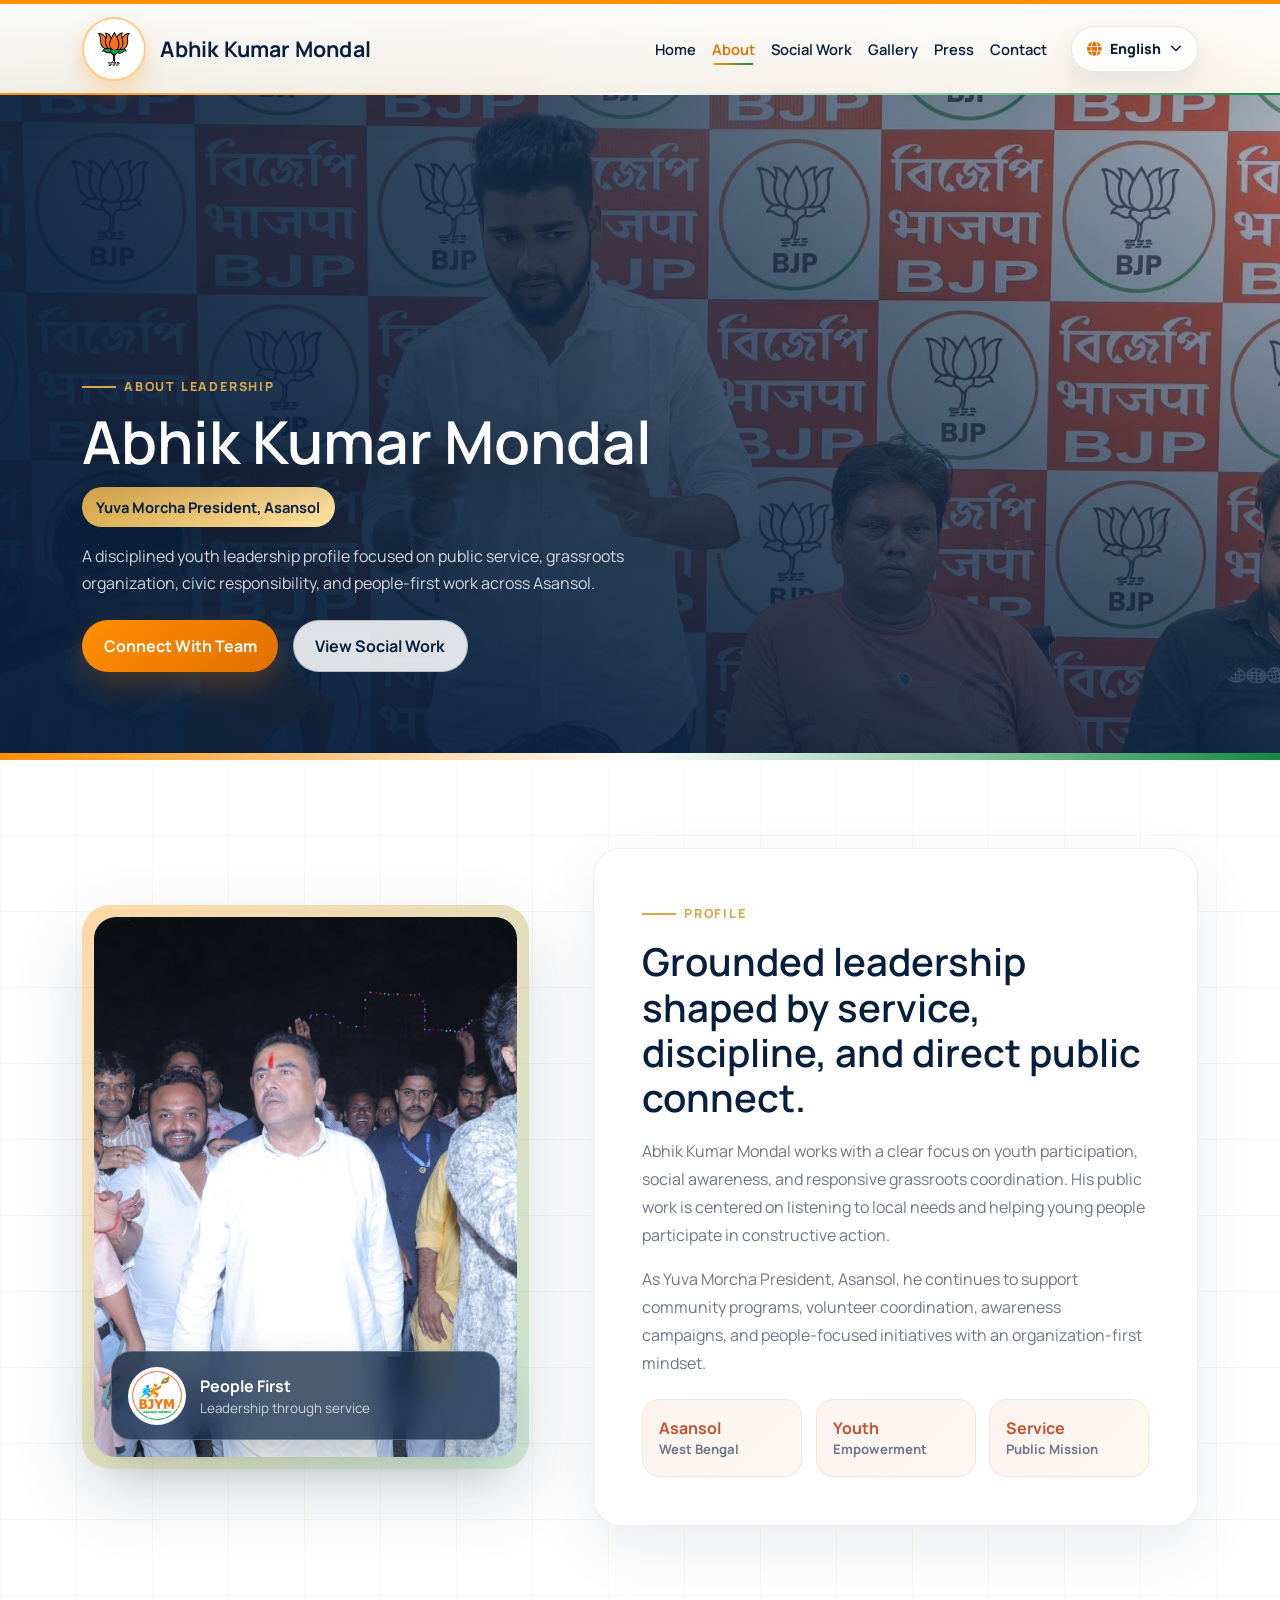
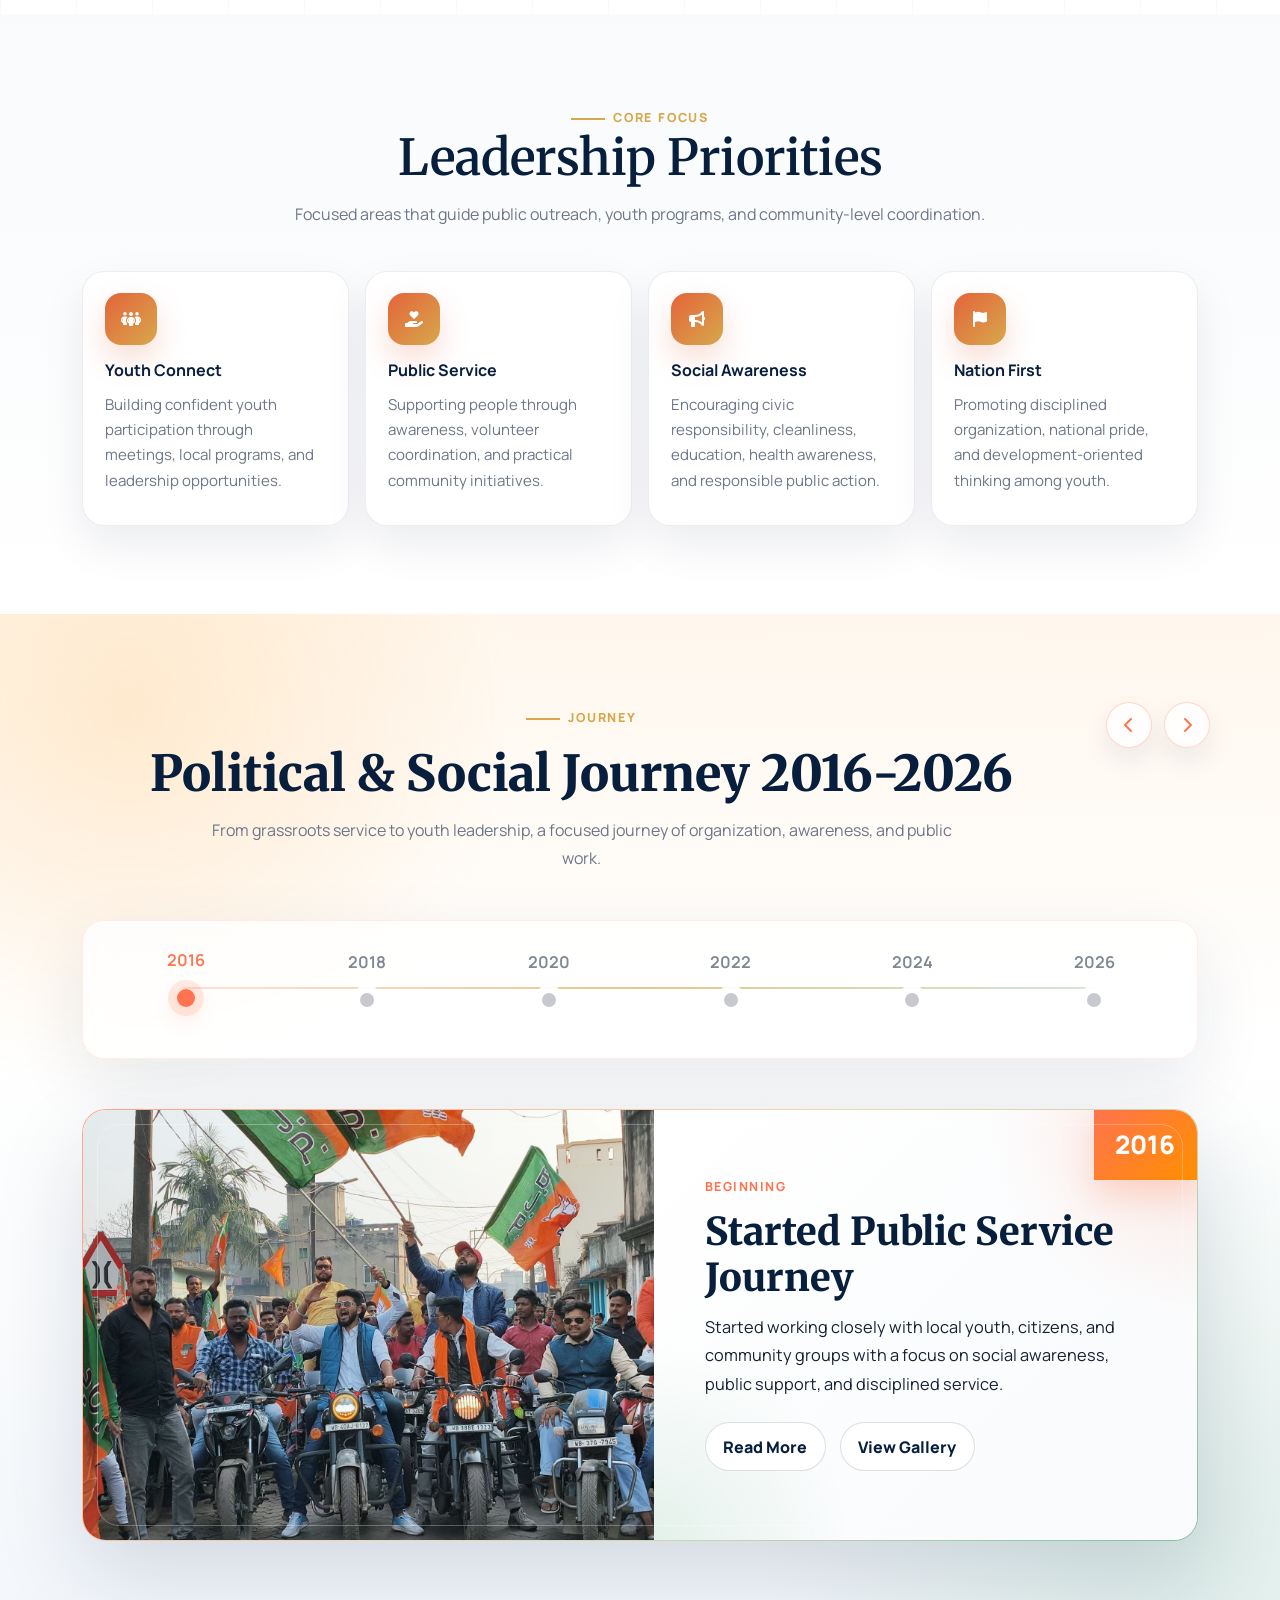
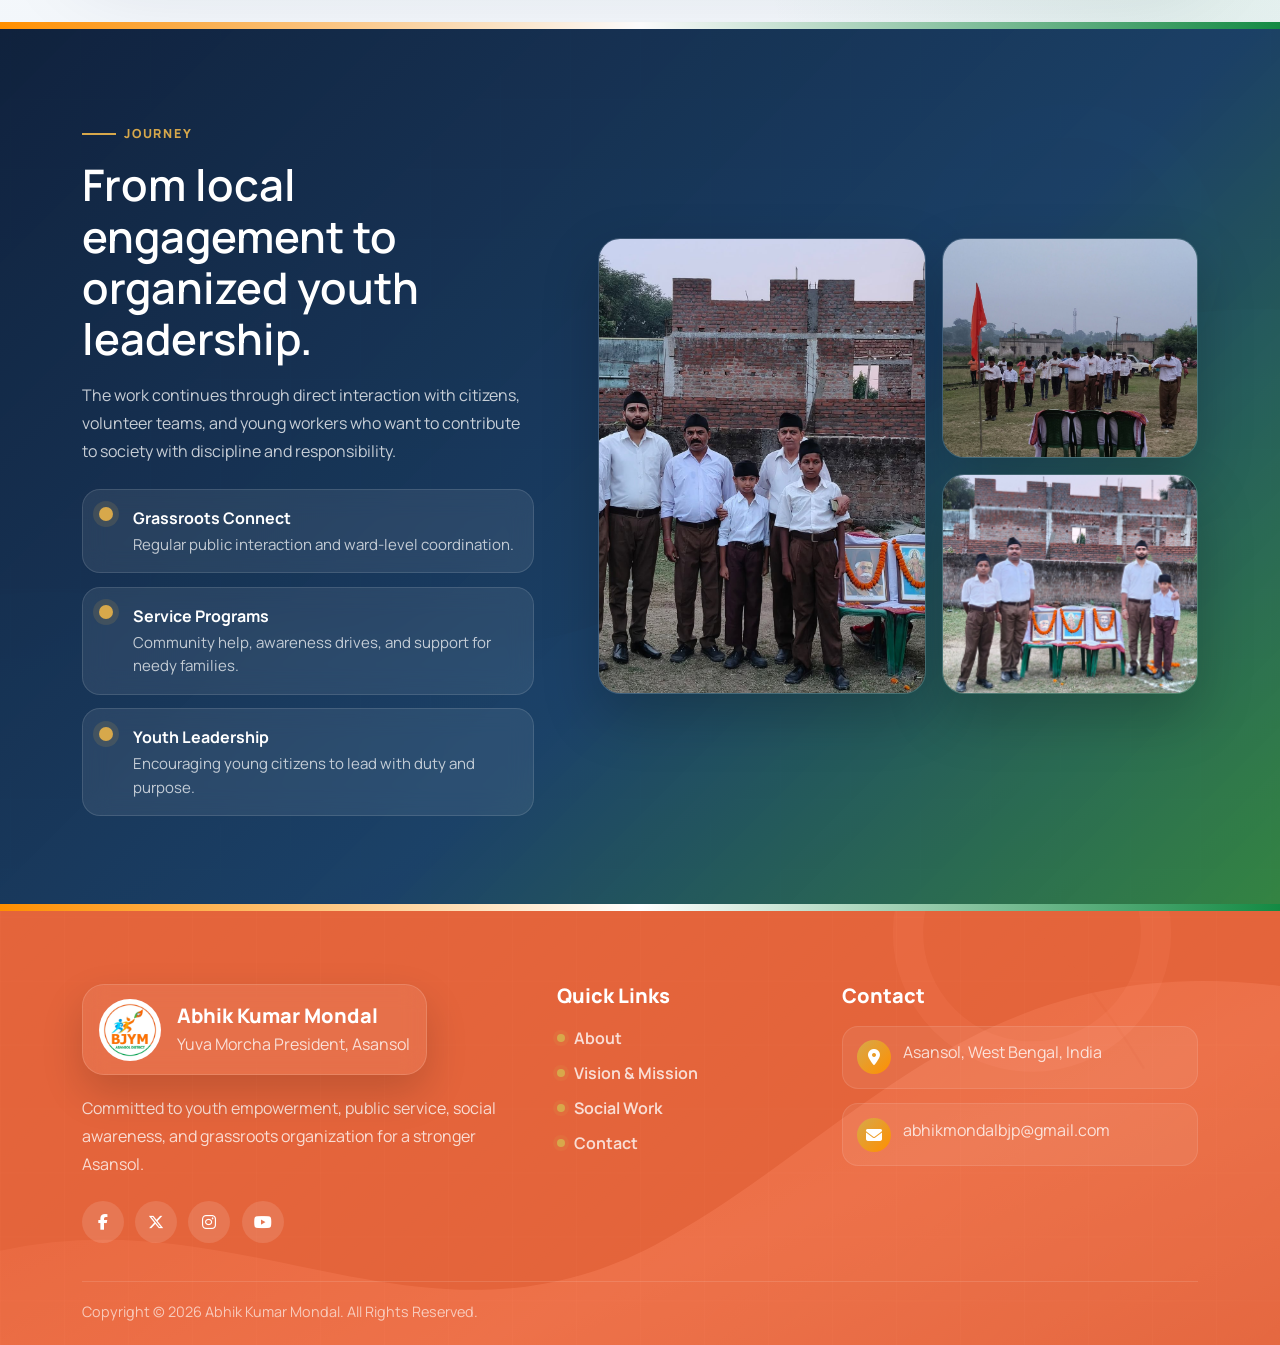
<file: about.html>
﻿<!doctype html>
<html lang="en">
<head>
  <meta charset="utf-8"><meta name="viewport" content="width=device-width, initial-scale=1">
  <title>About | Abhik Kumar Mondal</title>
  <link rel="icon" type="image/webp" href="assets/images/logo-111.webp">
  <link rel="preconnect" href="https://fonts.googleapis.com"><link rel="preconnect" href="https://fonts.gstatic.com" crossorigin>
  <link href="https://fonts.googleapis.com/css2?family=Manrope:wght@400;500;600;700;800&family=Merriweather:wght@700;900&display=swap" rel="stylesheet">
  <link href="https://cdn.jsdelivr.net/npm/bootstrap@5.3.3/dist/css/bootstrap.min.css" rel="stylesheet"><link href="https://cdnjs.cloudflare.com/ajax/libs/font-awesome/6.5.2/css/all.min.css" rel="stylesheet"><link href="assets/css/style.css" rel="stylesheet">
</head>
<body class="about-page">
  <div class="site-loader" role="status" aria-live="polite" aria-label="Loading page">
    <div class="loader-emblem" aria-hidden="true">
      <span class="loader-logo loader-logo-main">
        <img src="assets/images/logo-111.webp" alt="">
      </span>
      <span class="loader-logo loader-logo-yuva">
        <img src="assets/images/yobo-logo.jpg" alt="">
      </span>
    </div>
    <span class="loader-text">Loading</span>
  </div>

  <nav class="navbar navbar-expand-lg fixed-top site-navbar">
    <div class="container">
      <a class="navbar-brand brand-switch d-flex align-items-center gap-2" href="index.html">
        <span class="brand-mark">
          <img class="brand-logo brand-logo-main" src="assets/images/logo-111.webp" alt="BJP logo">
          <img class="brand-logo brand-logo-yuva" src="assets/images/yobo-logo.jpg" alt="Yuva Morcha logo">
        </span>
        <span class="brand-copy">
          <strong class="d-block">Abhik Kumar Mondal</strong>
          <span class="brand-role">Yuva Morcha President, Asansol</span>
        </span>
      </a>
      <div class="language-switcher ms-lg-3">
  <label class="visually-hidden" for="languageSelect">Select Language</label>
  <select id="languageSelect" class="language-native" aria-label="Select Language" tabindex="-1">
    <option value="en">English</option>
    <option value="bn">Bangla</option>
    <option value="hi">Hindi</option>
  </select>
  <button class="language-current" type="button" aria-haspopup="listbox" aria-expanded="false">
    <i class="fa-solid fa-globe"></i>
    <span>English</span>
    <i class="fa-solid fa-chevron-down"></i>
  </button>
  <div class="language-options" role="listbox" aria-label="Select Language">
    <button type="button" class="language-option active" data-lang="en" role="option" aria-selected="true">English</button>
    <button type="button" class="language-option" data-lang="bn" role="option" aria-selected="false">Bangla</button>
    <button type="button" class="language-option" data-lang="hi" role="option" aria-selected="false">Hindi</button>
  </div>
      </div>
      <button class="navbar-toggler" type="button" data-bs-toggle="collapse" data-bs-target="#mainNavbar" aria-controls="mainNavbar" aria-expanded="false" aria-label="Toggle navigation">
        <span class="navbar-toggler-icon"></span>
      </button>
      <div class="collapse navbar-collapse" id="mainNavbar">
        <ul class="navbar-nav ms-auto align-items-lg-center">
          <li class="nav-item"><a class="nav-link" href="index.html" data-i18n="nav.home">Home</a></li>
          <li class="nav-item"><a class="nav-link" href="about.html" data-i18n="nav.about">About</a></li>
          <li class="nav-item"><a class="nav-link" href="social-work.html" data-i18n="nav.social">Social Work</a></li>
          <li class="nav-item"><a class="nav-link" href="gallery.html" data-i18n="nav.gallery">Gallery</a></li>
          <li class="nav-item"><a class="nav-link" href="news.html" data-i18n="nav.news">Press</a></li>
          <li class="nav-item"><a class="nav-link" href="contact.html" data-i18n="nav.contact">Contact</a></li>
        </ul>
      </div>
    </div>
  </nav>

  <header class="about-hero">
    <div class="about-hero-media" aria-hidden="true">
      <img src="assets/images/abhik-02.jpg" alt="">
    </div>
    <div class="container">
      <div class="about-hero-content reveal">
        <span class="eyebrow">About Leadership</span>
        <h1>Abhik Kumar Mondal</h1>
        <p class="about-hero-role">Yuva Morcha President, Asansol</p>
        <p class="about-hero-text">A disciplined youth leadership profile focused on public service, grassroots organization, civic responsibility, and people-first work across Asansol.</p>
        <div class="about-hero-actions">
          <a class="btn btn-premium" href="contact.html">Connect With Team</a>
          <a class="btn btn-outline-premium" href="social-work.html">View Social Work</a>
        </div>
      </div>
    </div>
  </header>

  <section class="section-padding about-profile-section">
    <div class="container">
      <div class="about-profile-grid">
        <div class="about-profile-visual reveal">
          <img class="about-profile-main" src="assets/images/abhik-03.jpg" alt="Abhik Kumar Mondal public activity">
          <div class="about-profile-badge">
            <img src="assets/images/yobo-logo.jpg" alt="Yuva Morcha logo">
            <div><strong>People First</strong><span>Leadership through service</span></div>
          </div>
        </div>
        <div class="about-profile-copy reveal">
          <span class="eyebrow">Profile</span>
          <h2>Grounded leadership shaped by service, discipline, and direct public connect.</h2>
          <p class="lead-muted">Abhik Kumar Mondal works with a clear focus on youth participation, social awareness, and responsive grassroots coordination. His public work is centered on listening to local needs and helping young people participate in constructive action.</p>
          <p class="lead-muted">As Yuva Morcha President, Asansol, he continues to support community programs, volunteer coordination, awareness campaigns, and people-focused initiatives with an organization-first mindset.</p>
          <div class="about-signature-row">
            <div><strong>Asansol</strong><span>West Bengal</span></div>
            <div><strong>Youth</strong><span>Empowerment</span></div>
            <div><strong>Service</strong><span>Public Mission</span></div>
          </div>
        </div>
      </div>
    </div>
  </section>

  <section class="section-padding about-values-section">
    <div class="container">
      <div class="section-title reveal">
        <span class="eyebrow">Core Focus</span>
        <h2>Leadership Priorities</h2>
        <p>Focused areas that guide public outreach, youth programs, and community-level coordination.</p>
      </div>
      <div class="about-values-grid">
        <article class="about-value-card reveal">
          <i class="fa-solid fa-people-group"></i>
          <h3>Youth Connect</h3>
          <p>Building confident youth participation through meetings, local programs, and leadership opportunities.</p>
        </article>
        <article class="about-value-card reveal">
          <i class="fa-solid fa-hand-holding-heart"></i>
          <h3>Public Service</h3>
          <p>Supporting people through awareness, volunteer coordination, and practical community initiatives.</p>
        </article>
        <article class="about-value-card reveal">
          <i class="fa-solid fa-bullhorn"></i>
          <h3>Social Awareness</h3>
          <p>Encouraging civic responsibility, cleanliness, education, health awareness, and responsible public action.</p>
        </article>
        <article class="about-value-card reveal">
          <i class="fa-solid fa-flag"></i>
          <h3>Nation First</h3>
          <p>Promoting disciplined organization, national pride, and development-oriented thinking among youth.</p>
        </article>
      </div>
    </div>
  </section>

  <section class="section-padding journey-section">
    <div class="container">
      <div class="journey-header reveal">
        <div>
          <span class="journey-label">Journey</span>
          <h2 data-i18n="journey.heading">Political & Social Journey 2016-2026</h2>
          <p>From grassroots service to youth leadership, a focused journey of organization, awareness, and public work.</p>
        </div>
        <div class="journey-controls">
          <button type="button" class="journey-prev" aria-label="Previous journey item"><i class="fa-solid fa-chevron-left"></i></button>
          <button type="button" class="journey-next" aria-label="Next journey item"><i class="fa-solid fa-chevron-right"></i></button>
        </div>
      </div>
      <div class="journey-year-nav reveal" role="tablist" aria-label="Journey years">
        <button type="button" class="active" data-year="2016" data-title="Started Public Service Journey" data-tag="Beginning" data-image="assets/images/abhik-01.jpg" data-text="Started working closely with local youth, citizens, and community groups with a focus on social awareness, public support, and disciplined service.">2016<span></span></button>
        <button type="button" data-year="2018" data-title="Strengthened Local Youth Network" data-tag="Grassroots Connect" data-image="assets/images/abhik-02.jpg" data-text="Expanded youth participation through meetings, awareness activities, volunteer coordination, and local issue-based work across Asansol.">2018<span></span></button>
        <button type="button" data-year="2020" data-title="Focused Community Support" data-tag="Service First" data-image="assets/images/abhik-03.jpg" data-text="Worked on public help initiatives, support for needy families, health awareness, and responsible civic participation during difficult times.">2020<span></span></button>
        <button type="button" data-year="2022" data-title="Built Stronger Booth-Level Presence" data-tag="Organization" data-image="assets/images/abhik-04.jpg" data-text="Focused on disciplined organization building, team development, public outreach, and strengthening grassroots structure.">2022<span></span></button>
        <button type="button" data-year="2024" data-title="Yuva Morcha President, Asansol" data-tag="Leadership" data-image="assets/images/abhik-05.jpg" data-text="Continued leading youth-focused activities for development, awareness, public service, and nation-first organizational values.">2024<span></span></button>
        <button type="button" data-year="2026" data-title="Expanding Service & Youth Leadership" data-tag="Future Mission" data-image="assets/images/abhik-06.jpg" data-text="Moving forward with stronger youth engagement, wider public service programs, community development initiatives, and a focused mission for Asansol.">2026<span></span></button>
      </div>
      <div class="journey-display reveal">
        <div class="journey-image-panel">
          <img id="journeyImage" src="assets/images/abhik-01.jpg" alt="Journey image">
        </div>
        <div class="journey-content-panel">
          <div class="journey-year-badge" id="journeyYear">2016</div>
          <span id="journeyTag">Beginning</span>
          <h3 id="journeyTitle">Started Public Service Journey</h3>
          <p id="journeyText">Started working closely with local youth, citizens, and community groups with a focus on social awareness, public support, and disciplined service.</p>
          <div class="journey-actions">
            <a href="about.html" data-i18n="cta.readMore">Read More</a>
            <a href="gallery.html" data-i18n="cta.gallery">View Gallery</a>
          </div>
        </div>
      </div>
    </div>
  </section>

  <section class="section-padding about-journey-section">
    <div class="container">
      <div class="about-journey-layout">
        <div class="about-journey-copy reveal">
          <span class="eyebrow">Journey</span>
          <h2>From local engagement to organized youth leadership.</h2>
          <p class="lead-muted">The work continues through direct interaction with citizens, volunteer teams, and young workers who want to contribute to society with discipline and responsibility.</p>
          <div class="about-timeline">
            <div><strong>Grassroots Connect</strong><span>Regular public interaction and ward-level coordination.</span></div>
            <div><strong>Service Programs</strong><span>Community help, awareness drives, and support for needy families.</span></div>
            <div><strong>Youth Leadership</strong><span>Encouraging young citizens to lead with duty and purpose.</span></div>
          </div>
        </div>
        <div class="about-journey-gallery reveal">
          <img src="assets/images/abhik-04.jpg" alt="Grassroots meeting">
          <img src="assets/images/abhik-05.jpg" alt="Youth public program">
          <img src="assets/images/abhik-06.jpg" alt="Community activity">
        </div>
      </div>
    </div>
  </section>

  <footer class="site-footer"><div class="container"><div class="row g-4"><div class="col-lg-5"><div class="footer-brand-card"><img src="assets/images/yobo-logo.jpg" alt="Abhik Kumar Mondal logo"><div><h5>Abhik Kumar Mondal</h5><p>Yuva Morcha President, Asansol</p></div></div><p class="footer-about">Committed to youth empowerment, public service, social awareness, and grassroots organization for a stronger Asansol.</p><div class="social-icons"><a href="#"><i class="fab fa-facebook-f"></i></a><a href="#"><i class="fab fa-x-twitter"></i></a><a href="#"><i class="fab fa-instagram"></i></a><a href="#"><i class="fab fa-youtube"></i></a></div></div><div class="col-lg-3"><h5>Quick Links</h5><div class="footer-links"><a href="about.html">About</a><a href="vision.html">Vision & Mission</a><a href="social-work.html">Social Work</a><a href="contact.html">Contact</a></div></div><div class="col-lg-4"><h5>Contact</h5><div class="footer-contact-list"><div><i class="fa-solid fa-location-dot"></i><span>Asansol, West Bengal, India</span></div><div><i class="fa-solid fa-envelope"></i><span>abhikmondalbjp@gmail.com</span></div></div></div></div><div class="copyright text-center">Copyright &copy; 2026 Abhik Kumar Mondal. All Rights Reserved.</div></div></footer>
  <nav class="mobile-bottom-tabs" aria-label="Mobile quick navigation"><a href="index.html"><i class="fa-solid fa-house"></i><span>Home</span></a><a href="social-work.html"><i class="fa-solid fa-hand-holding-heart"></i><span>Social Work</span></a><a href="gallery.html"><i class="fa-solid fa-images"></i><span>Gallery</span></a><a href="news.html"><i class="fa-solid fa-newspaper"></i><span>Press</span></a></nav>
  <script src="https://code.jquery.com/jquery-3.7.1.min.js"></script><script src="https://cdn.jsdelivr.net/npm/bootstrap@5.3.3/dist/js/bootstrap.bundle.min.js"></script><script src="assets/js/main.js"></script>
</body>
</html>
</file>
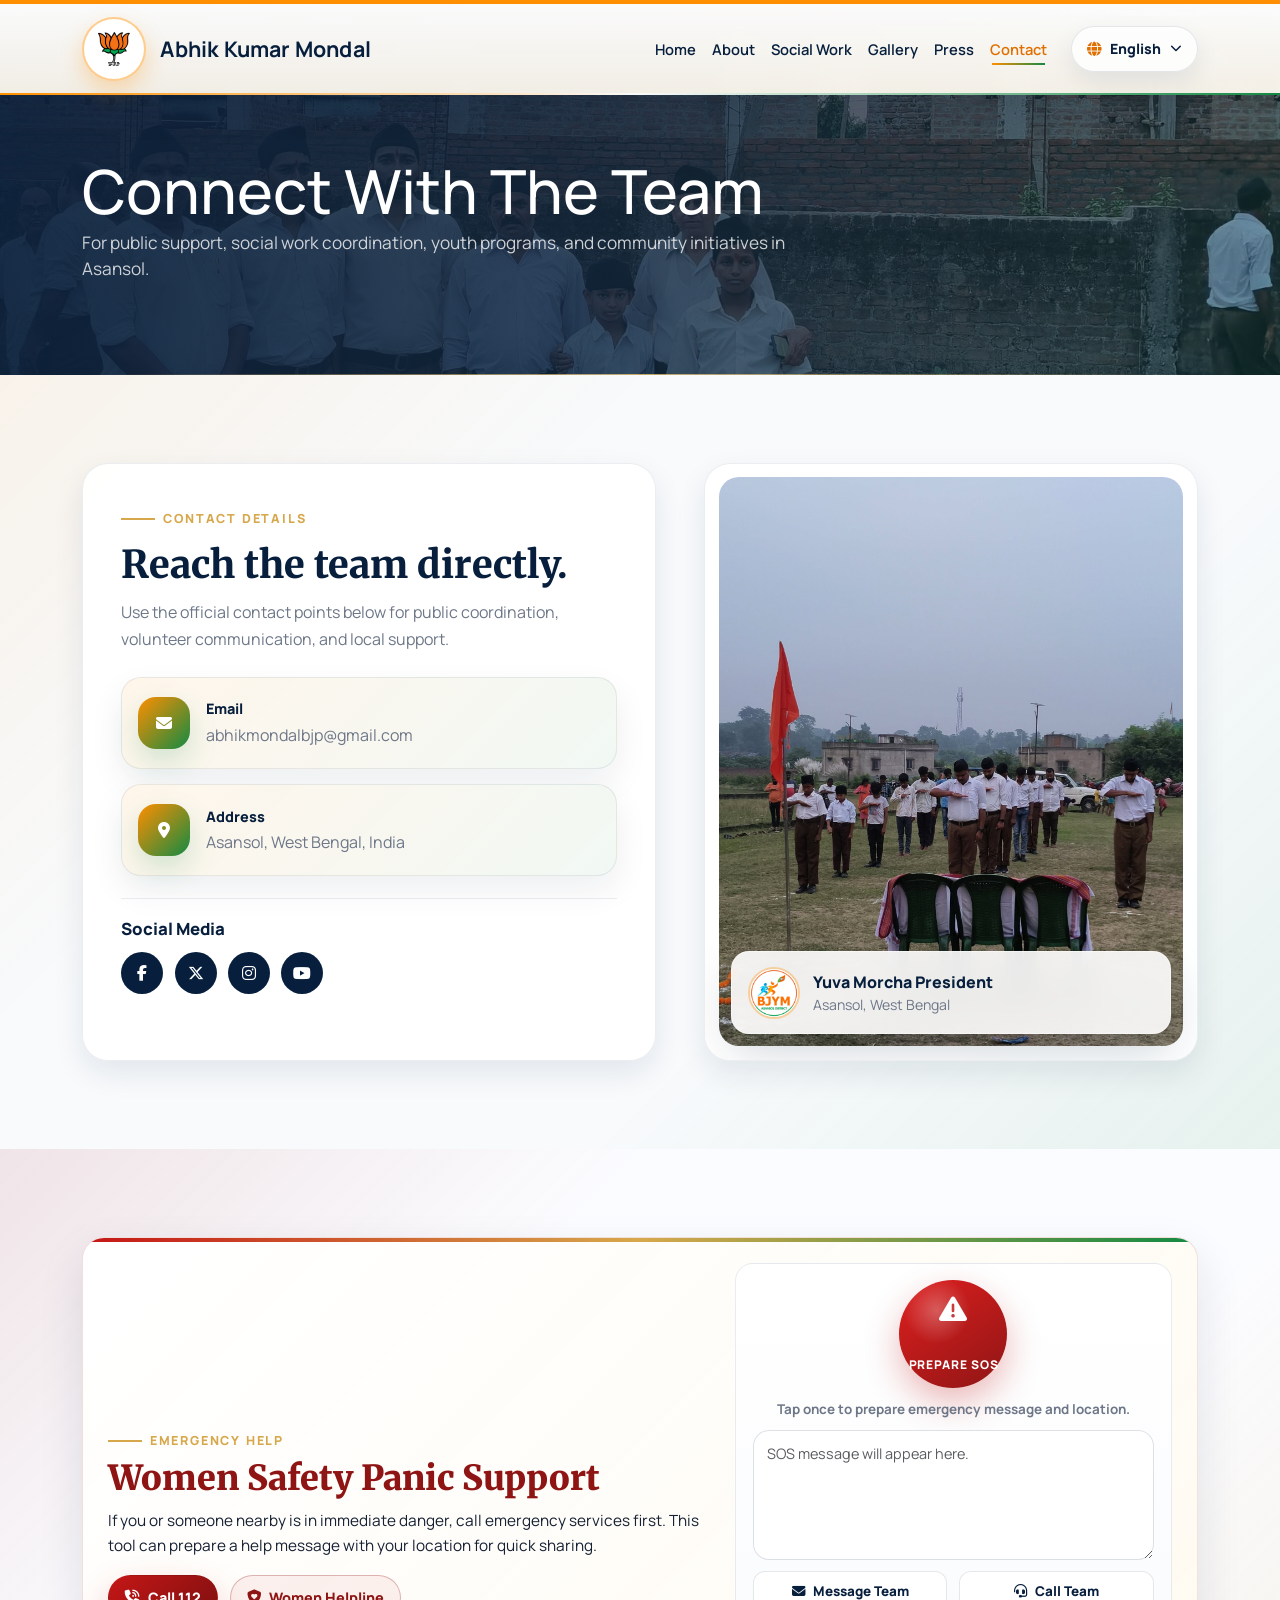
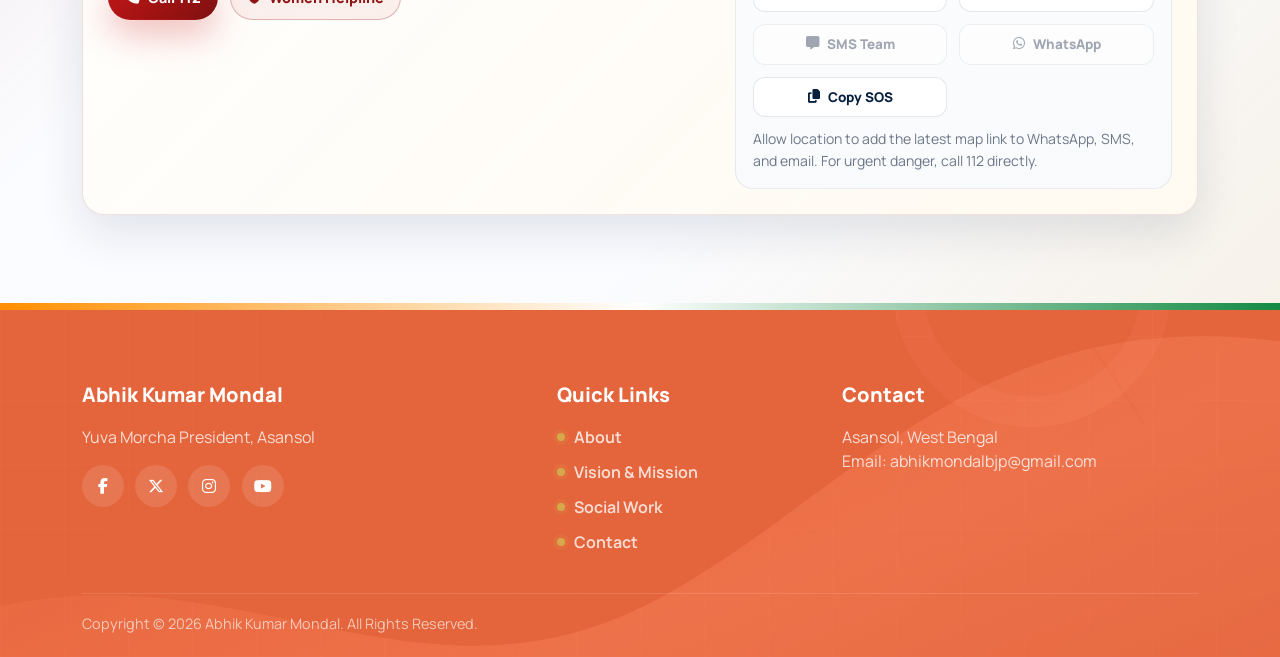
<file: contact.html>
<!doctype html>
<html lang="en">
<head>
  <meta charset="utf-8">
  <meta name="viewport" content="width=device-width, initial-scale=1">
  <title>Contact | Abhik Kumar Mondal</title>
  <link rel="icon" type="image/webp" href="assets/images/logo-111.webp">
  <link rel="preconnect" href="https://fonts.googleapis.com">
  <link rel="preconnect" href="https://fonts.gstatic.com" crossorigin>
  <link href="https://fonts.googleapis.com/css2?family=Manrope:wght@400;500;600;700;800&family=Merriweather:wght@700;900&display=swap" rel="stylesheet">
  <link href="https://cdn.jsdelivr.net/npm/bootstrap@5.3.3/dist/css/bootstrap.min.css" rel="stylesheet">
  <link href="https://cdnjs.cloudflare.com/ajax/libs/font-awesome/6.5.2/css/all.min.css" rel="stylesheet">
  <link href="assets/css/style.css" rel="stylesheet">
</head>
<body>
  <div class="site-loader" role="status" aria-live="polite" aria-label="Loading page">
    <div class="loader-emblem" aria-hidden="true">
      <span class="loader-logo loader-logo-main">
        <img src="assets/images/logo-111.webp" alt="">
      </span>
      <span class="loader-logo loader-logo-yuva">
        <img src="assets/images/yobo-logo.jpg" alt="">
      </span>
    </div>
    <span class="loader-text">Loading</span>
  </div>

  <nav class="navbar navbar-expand-lg fixed-top site-navbar">
    <div class="container">
      <a class="navbar-brand brand-switch d-flex align-items-center gap-2" href="index.html">
        <span class="brand-mark">
          <img class="brand-logo brand-logo-main" src="assets/images/logo-111.webp" alt="BJP logo">
          <img class="brand-logo brand-logo-yuva" src="assets/images/yobo-logo.jpg" alt="Yuva Morcha logo">
        </span>
        <span class="brand-copy">
          <strong class="d-block">Abhik Kumar Mondal</strong>
          <span class="brand-role">Yuva Morcha President, Asansol</span>
        </span>
      </a>
      <div class="language-switcher ms-lg-3">
        <label class="visually-hidden" for="languageSelect">Select Language</label>
        <select id="languageSelect" class="language-native" aria-label="Select Language" tabindex="-1">
          <option value="en">English</option>
          <option value="bn">Bangla</option>
          <option value="hi">Hindi</option>
        </select>
        <button class="language-current" type="button" aria-haspopup="listbox" aria-expanded="false">
          <i class="fa-solid fa-globe"></i>
          <span>English</span>
          <i class="fa-solid fa-chevron-down"></i>
        </button>
        <div class="language-options" role="listbox" aria-label="Select Language">
          <button type="button" class="language-option active" data-lang="en" role="option" aria-selected="true">English</button>
          <button type="button" class="language-option" data-lang="bn" role="option" aria-selected="false">Bangla</button>
          <button type="button" class="language-option" data-lang="hi" role="option" aria-selected="false">Hindi</button>
        </div>
      </div>
      <button class="navbar-toggler" type="button" data-bs-toggle="collapse" data-bs-target="#mainNavbar" aria-controls="mainNavbar" aria-expanded="false" aria-label="Toggle navigation">
        <span class="navbar-toggler-icon"></span>
      </button>
      <div class="collapse navbar-collapse" id="mainNavbar">
        <ul class="navbar-nav ms-auto align-items-lg-center">
          <li class="nav-item"><a class="nav-link" href="index.html" data-i18n="nav.home">Home</a></li>
          <li class="nav-item"><a class="nav-link" href="about.html" data-i18n="nav.about">About</a></li>
          <li class="nav-item"><a class="nav-link" href="social-work.html" data-i18n="nav.social">Social Work</a></li>
          <li class="nav-item"><a class="nav-link" href="gallery.html" data-i18n="nav.gallery">Gallery</a></li>
          <li class="nav-item"><a class="nav-link" href="news.html" data-i18n="nav.news">Press</a></li>
          <li class="nav-item"><a class="nav-link" href="contact.html" data-i18n="nav.contact">Contact</a></li>
        </ul>
      </div>
    </div>
  </nav>

  <header class="page-hero premium-page-hero contact-page-hero">
    <div class="container">
   
      <h1 class="mt-3 reveal">Connect With The Team</h1>
      <p class="reveal">For public support, social work coordination, youth programs, and community initiatives in Asansol.</p>
    </div>
  </header>

  <section class="section-padding contact-details-section">
    <div class="container">
      <div class="contact-details-layout">
        <div class="contact-details-panel reveal">
          <span class="eyebrow">Contact Details</span>
          <h2>Reach the team directly.</h2>
          <p>Use the official contact points below for public coordination, volunteer communication, and local support.</p>

          <div class="contact-detail-list">
            <a class="contact-detail-card" href="mailto:abhikmondalbjp@gmail.com">
              <i class="fa-solid fa-envelope"></i>
              <div>
                <strong>Email</strong>
                <span>abhikmondalbjp@gmail.com</span>
              </div>
            </a>
            <div class="contact-detail-card">
              <i class="fa-solid fa-location-dot"></i>
              <div>
                <strong>Address</strong>
                <span>Asansol, West Bengal, India</span>
              </div>
            </div>
          </div>

          <div class="contact-social-box">
            <h3>Social Media</h3>
            <div class="social-icons">
              <a href="https://www.facebook.com/prince.abhik.58" target="_blank" rel="noopener" aria-label="Facebook"><i class="fab fa-facebook-f"></i></a>
              <a href="#" aria-label="X"><i class="fab fa-x-twitter"></i></a>
              <a href="#" aria-label="Instagram"><i class="fab fa-instagram"></i></a>
              <a href="#" aria-label="YouTube"><i class="fab fa-youtube"></i></a>
            </div>
          </div>
        </div>

        <div class="contact-visual-panel reveal">
          <img src="assets/images/abhik-05.jpg" alt="Abhik Kumar Mondal community activity">
          <div class="contact-visual-card">
            <img src="assets/images/yobo-logo.jpg" alt="Yuva Morcha logo">
            <div>
              <strong>Yuva Morcha President</strong>
              <span>Asansol, West Bengal</span>
            </div>
          </div>
        </div>
      </div>
    </div>
  </section>

  <section class="section-padding sos-section">
    <div class="container">
      <div class="sos-panel reveal" data-team-email="abhikmondalbjp@gmail.com" data-team-phone="+919382408687">
        <div class="sos-content">
          <span class="eyebrow">Emergency Help</span>
          <h2>Women Safety Panic Support</h2>
          <p>If you or someone nearby is in immediate danger, call emergency services first. This tool can prepare a help message with your location for quick sharing.</p>
          <div class="sos-primary-actions">
            <a class="btn sos-call-btn" href="tel:112">
              <i class="fa-solid fa-phone-volume"></i>
              Call 112
            </a>
            <a class="btn sos-outline-btn" href="tel:1091">
              <i class="fa-solid fa-shield-heart"></i>
              Women Helpline
            </a>
          </div>
        </div>

        <div class="sos-tool" aria-live="polite">
          <button class="sos-panic-button" id="sosPanicButton" type="button">
            <i class="fa-solid fa-triangle-exclamation"></i>
            <span>Prepare SOS</span>
          </button>
          <p id="sosStatus">Tap once to prepare emergency message and location.</p>
          <textarea id="sosMessage" class="form-control" rows="6" readonly placeholder="SOS message will appear here."></textarea>
          <div class="sos-action-grid">
            <a class="sos-action" id="sosTeamEmail" href="mailto:abhikmondalbjp@gmail.com">
              <i class="fa-solid fa-envelope"></i>
              Message Team
            </a>
            <a class="sos-action" id="sosTeamCall" href="#" aria-disabled="true">
              <i class="fa-solid fa-headset"></i>
              Call Team
            </a>
            <a class="sos-action" id="sosTeamSms" href="#" aria-disabled="true">
              <i class="fa-solid fa-message"></i>
              SMS Team
            </a>
            <a class="sos-action" id="sosTeamWhatsApp" href="#" aria-disabled="true">
              <i class="fa-brands fa-whatsapp"></i>
              WhatsApp
            </a>
            <button class="sos-action" id="sosCopyMessage" type="button">
              <i class="fa-solid fa-copy"></i>
              Copy SOS
            </button>
          </div>
          <small>Allow location to add the latest map link to WhatsApp, SMS, and email. For urgent danger, call 112 directly.</small>
        </div>
      </div>
    </div>
  </section>

  <footer class="site-footer">
    <div class="container">
      <div class="row g-4">
        <div class="col-lg-5">
          <h5>Abhik Kumar Mondal</h5>
          <p>Yuva Morcha President, Asansol</p>
          <div class="social-icons">
            <a href="https://www.facebook.com/prince.abhik.58" target="_blank" rel="noopener"><i class="fab fa-facebook-f"></i></a>
            <a href="#"><i class="fab fa-x-twitter"></i></a>
            <a href="#"><i class="fab fa-instagram"></i></a>
            <a href="#"><i class="fab fa-youtube"></i></a>
          </div>
        </div>
        <div class="col-lg-3">
          <h5>Quick Links</h5>
          <div class="footer-links">
            <a href="about.html">About</a>
            <a href="vision.html">Vision & Mission</a>
            <a href="social-work.html">Social Work</a>
            <a href="contact.html">Contact</a>
          </div>
        </div>
        <div class="col-lg-4">
          <h5>Contact</h5>
          <p>Asansol, West Bengal<br>Email: abhikmondalbjp@gmail.com</p>
        </div>
      </div>
      <div class="copyright text-center">Copyright &copy; 2026 Abhik Kumar Mondal. All Rights Reserved.</div>
    </div>
  </footer>

  <nav class="mobile-bottom-tabs" aria-label="Mobile quick navigation">
    <a href="index.html"><i class="fa-solid fa-house"></i><span>Home</span></a>
    <a href="social-work.html"><i class="fa-solid fa-hand-holding-heart"></i><span>Social Work</span></a>
    <a href="gallery.html"><i class="fa-solid fa-images"></i><span>Gallery</span></a>
    <a href="news.html"><i class="fa-solid fa-newspaper"></i><span>Press</span></a>
  </nav>
  <script src="https://code.jquery.com/jquery-3.7.1.min.js"></script>
  <script src="https://cdn.jsdelivr.net/npm/bootstrap@5.3.3/dist/js/bootstrap.bundle.min.js"></script>
  <script src="assets/js/main.js"></script>
</body>
</html>
</file>
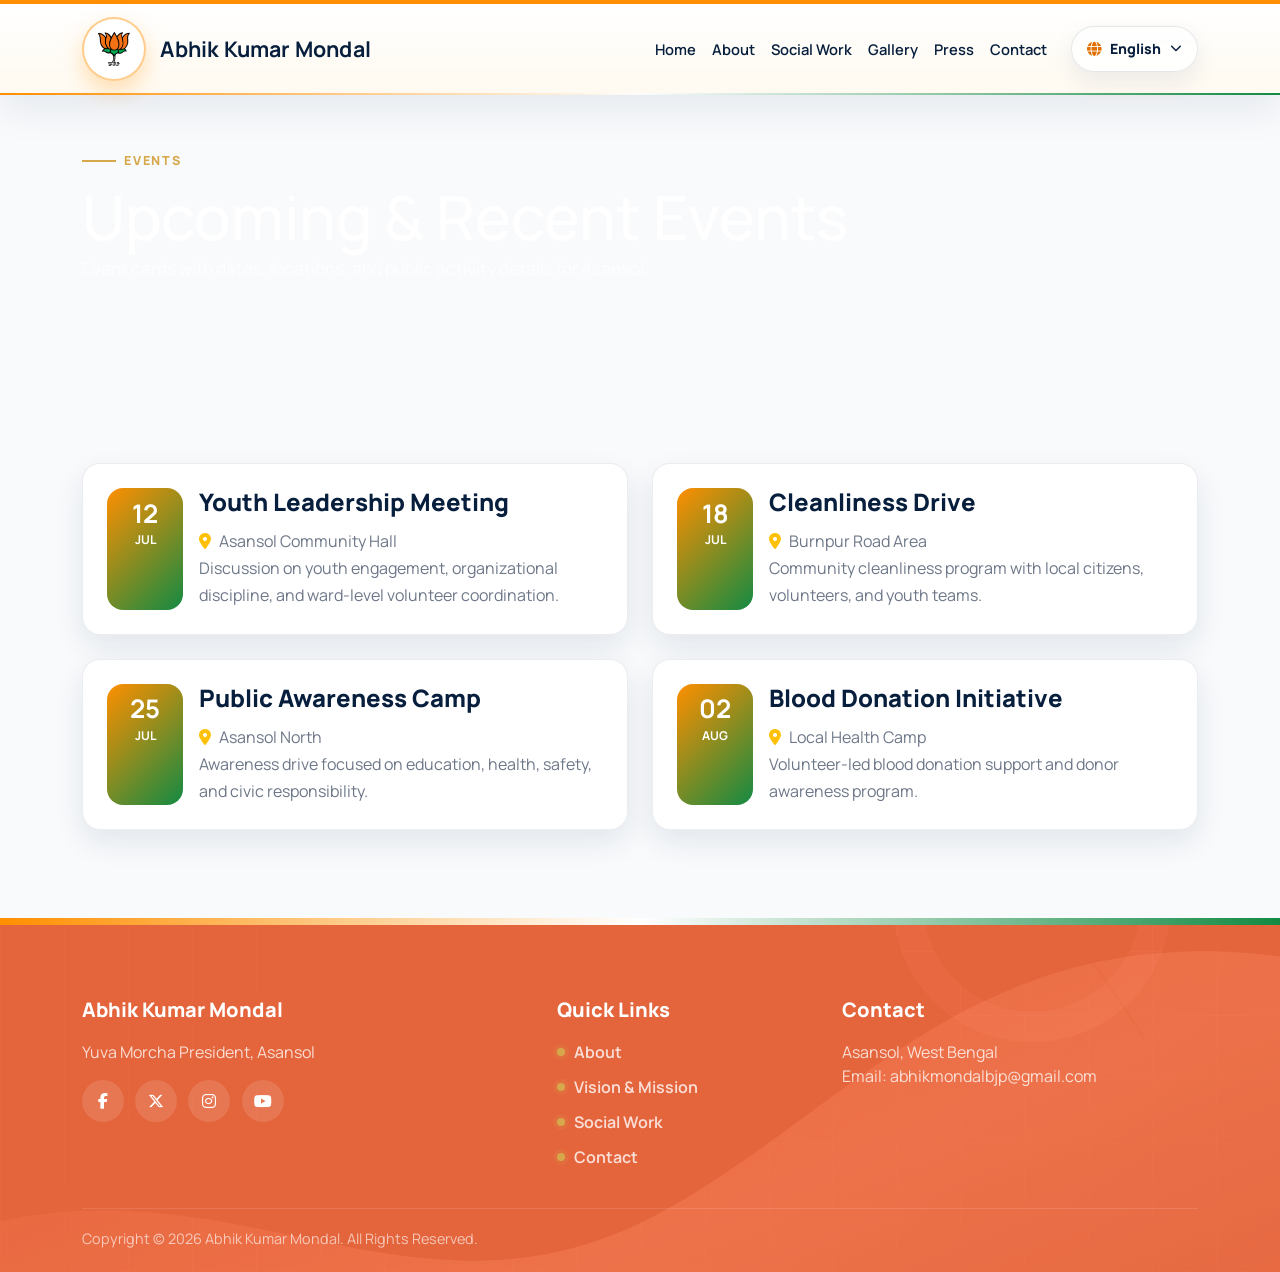
<file: events.html>
<!doctype html><html lang="en"><head><meta charset="utf-8"><meta name="viewport" content="width=device-width, initial-scale=1"><title>Events | Abhik Kumar Mondal</title><link rel="icon" type="image/webp" href="assets/images/logo-111.webp"><link rel="preconnect" href="https://fonts.googleapis.com"><link rel="preconnect" href="https://fonts.gstatic.com" crossorigin><link href="https://fonts.googleapis.com/css2?family=Manrope:wght@400;500;600;700;800&family=Merriweather:wght@700;900&display=swap" rel="stylesheet"><link href="https://cdn.jsdelivr.net/npm/bootstrap@5.3.3/dist/css/bootstrap.min.css" rel="stylesheet"><link href="https://cdnjs.cloudflare.com/ajax/libs/font-awesome/6.5.2/css/all.min.css" rel="stylesheet"><link href="assets/css/style.css" rel="stylesheet"></head><body>    <div class="site-loader" role="status" aria-live="polite" aria-label="Loading page"><div class="loader-emblem" aria-hidden="true"><span class="loader-logo loader-logo-main"><img src="assets/images/logo-111.webp" alt=""></span><span class="loader-logo loader-logo-yuva"><img src="assets/images/yobo-logo.jpg" alt=""></span></div><span class="loader-text">Loading</span></div>    <nav class="navbar navbar-expand-lg fixed-top site-navbar">
    <div class="container">
      <a class="navbar-brand brand-switch d-flex align-items-center gap-2" href="index.html">
        <span class="brand-mark">
          <img class="brand-logo brand-logo-main" src="assets/images/logo-111.webp" alt="BJP logo">
          <img class="brand-logo brand-logo-yuva" src="assets/images/yobo-logo.jpg" alt="Yuva Morcha logo">
        </span>
        <span class="brand-copy">
          <strong class="d-block">Abhik Kumar Mondal</strong>
          <span class="brand-role">Yuva Morcha President, Asansol</span>
        </span>
      </a>
      <div class="language-switcher ms-lg-3">
  <label class="visually-hidden" for="languageSelect">Select Language</label>
  <select id="languageSelect" class="language-native" aria-label="Select Language" tabindex="-1">
    <option value="en">English</option>
    <option value="bn">Bangla</option>
    <option value="hi">Hindi</option>
  </select>
  <button class="language-current" type="button" aria-haspopup="listbox" aria-expanded="false">
    <i class="fa-solid fa-globe"></i>
    <span>English</span>
    <i class="fa-solid fa-chevron-down"></i>
  </button>
  <div class="language-options" role="listbox" aria-label="Select Language">
    <button type="button" class="language-option active" data-lang="en" role="option" aria-selected="true">English</button>
    <button type="button" class="language-option" data-lang="bn" role="option" aria-selected="false">Bangla</button>
    <button type="button" class="language-option" data-lang="hi" role="option" aria-selected="false">Hindi</button>
  </div>
      </div>
      <button class="navbar-toggler" type="button" data-bs-toggle="collapse" data-bs-target="#mainNavbar" aria-controls="mainNavbar" aria-expanded="false" aria-label="Toggle navigation">
        <span class="navbar-toggler-icon"></span>
      </button>
      <div class="collapse navbar-collapse" id="mainNavbar">
        <ul class="navbar-nav ms-auto align-items-lg-center">
          <li class="nav-item"><a class="nav-link" href="index.html" data-i18n="nav.home">Home</a></li>
          <li class="nav-item"><a class="nav-link" href="about.html" data-i18n="nav.about">About</a></li>
          <li class="nav-item"><a class="nav-link" href="social-work.html" data-i18n="nav.social">Social Work</a></li>
          <li class="nav-item"><a class="nav-link" href="gallery.html" data-i18n="nav.gallery">Gallery</a></li>
          <li class="nav-item"><a class="nav-link" href="news.html" data-i18n="nav.news">Press</a></li>
          <li class="nav-item"><a class="nav-link" href="contact.html" data-i18n="nav.contact">Contact</a></li>
        </ul>
      </div>
    </div>
  </nav>  <header class="page-hero"><div class="container"><span class="eyebrow reveal">Events</span><h1 class="mt-3 reveal">Upcoming & Recent Events</h1><p class="reveal">Event cards with dates, locations, and public activity details for Asansol.</p></div></header>  <section class="section-padding"><div class="container"><div class="row g-4">    <div class="col-lg-6 reveal"><div class="premium-card event-card p-4 d-flex gap-3"><div class="event-date"><strong>12</strong><span>Jul</span></div><div><h4>Youth Leadership Meeting</h4><p><i class="fa-solid fa-location-dot text-warning me-2"></i>Asansol Community Hall</p><p>Discussion on youth engagement, organizational discipline, and ward-level volunteer coordination.</p></div></div></div>    <div class="col-lg-6 reveal"><div class="premium-card event-card p-4 d-flex gap-3"><div class="event-date"><strong>18</strong><span>Jul</span></div><div><h4>Cleanliness Drive</h4><p><i class="fa-solid fa-location-dot text-warning me-2"></i>Burnpur Road Area</p><p>Community cleanliness program with local citizens, volunteers, and youth teams.</p></div></div></div>    <div class="col-lg-6 reveal"><div class="premium-card event-card p-4 d-flex gap-3"><div class="event-date"><strong>25</strong><span>Jul</span></div><div><h4>Public Awareness Camp</h4><p><i class="fa-solid fa-location-dot text-warning me-2"></i>Asansol North</p><p>Awareness drive focused on education, health, safety, and civic responsibility.</p></div></div></div>    <div class="col-lg-6 reveal"><div class="premium-card event-card p-4 d-flex gap-3"><div class="event-date"><strong>02</strong><span>Aug</span></div><div><h4>Blood Donation Initiative</h4><p><i class="fa-solid fa-location-dot text-warning me-2"></i>Local Health Camp</p><p>Volunteer-led blood donation support and donor awareness program.</p></div></div></div>  </div></div></section>  <footer class="site-footer"><div class="container"><div class="row g-4"><div class="col-lg-5"><h5>Abhik Kumar Mondal</h5><p>Yuva Morcha President, Asansol</p><div class="social-icons"><a href="#"><i class="fab fa-facebook-f"></i></a><a href="#"><i class="fab fa-x-twitter"></i></a><a href="#"><i class="fab fa-instagram"></i></a><a href="#"><i class="fab fa-youtube"></i></a></div></div><div class="col-lg-3"><h5>Quick Links</h5><div class="footer-links"><a href="about.html">About</a><a href="vision.html">Vision & Mission</a><a href="social-work.html">Social Work</a><a href="contact.html">Contact</a></div></div><div class="col-lg-4"><h5>Contact</h5><p>Asansol, West Bengal<br>Email: abhikmondalbjp@gmail.com</p></div></div><div class="copyright text-center">Copyright &copy; 2026 Abhik Kumar Mondal. All Rights Reserved.</div></div></footer>  <nav class="mobile-bottom-tabs" aria-label="Mobile quick navigation"><a href="index.html"><i class="fa-solid fa-house"></i><span>Home</span></a><a href="social-work.html"><i class="fa-solid fa-hand-holding-heart"></i><span>Social Work</span></a><a href="gallery.html"><i class="fa-solid fa-images"></i><span>Gallery</span></a><a href="news.html"><i class="fa-solid fa-newspaper"></i><span>Press</span></a></nav>  <script src="https://code.jquery.com/jquery-3.7.1.min.js"></script><script src="https://cdn.jsdelivr.net/npm/bootstrap@5.3.3/dist/js/bootstrap.bundle.min.js"></script><script src="assets/js/main.js"></script></body></html>
</file>
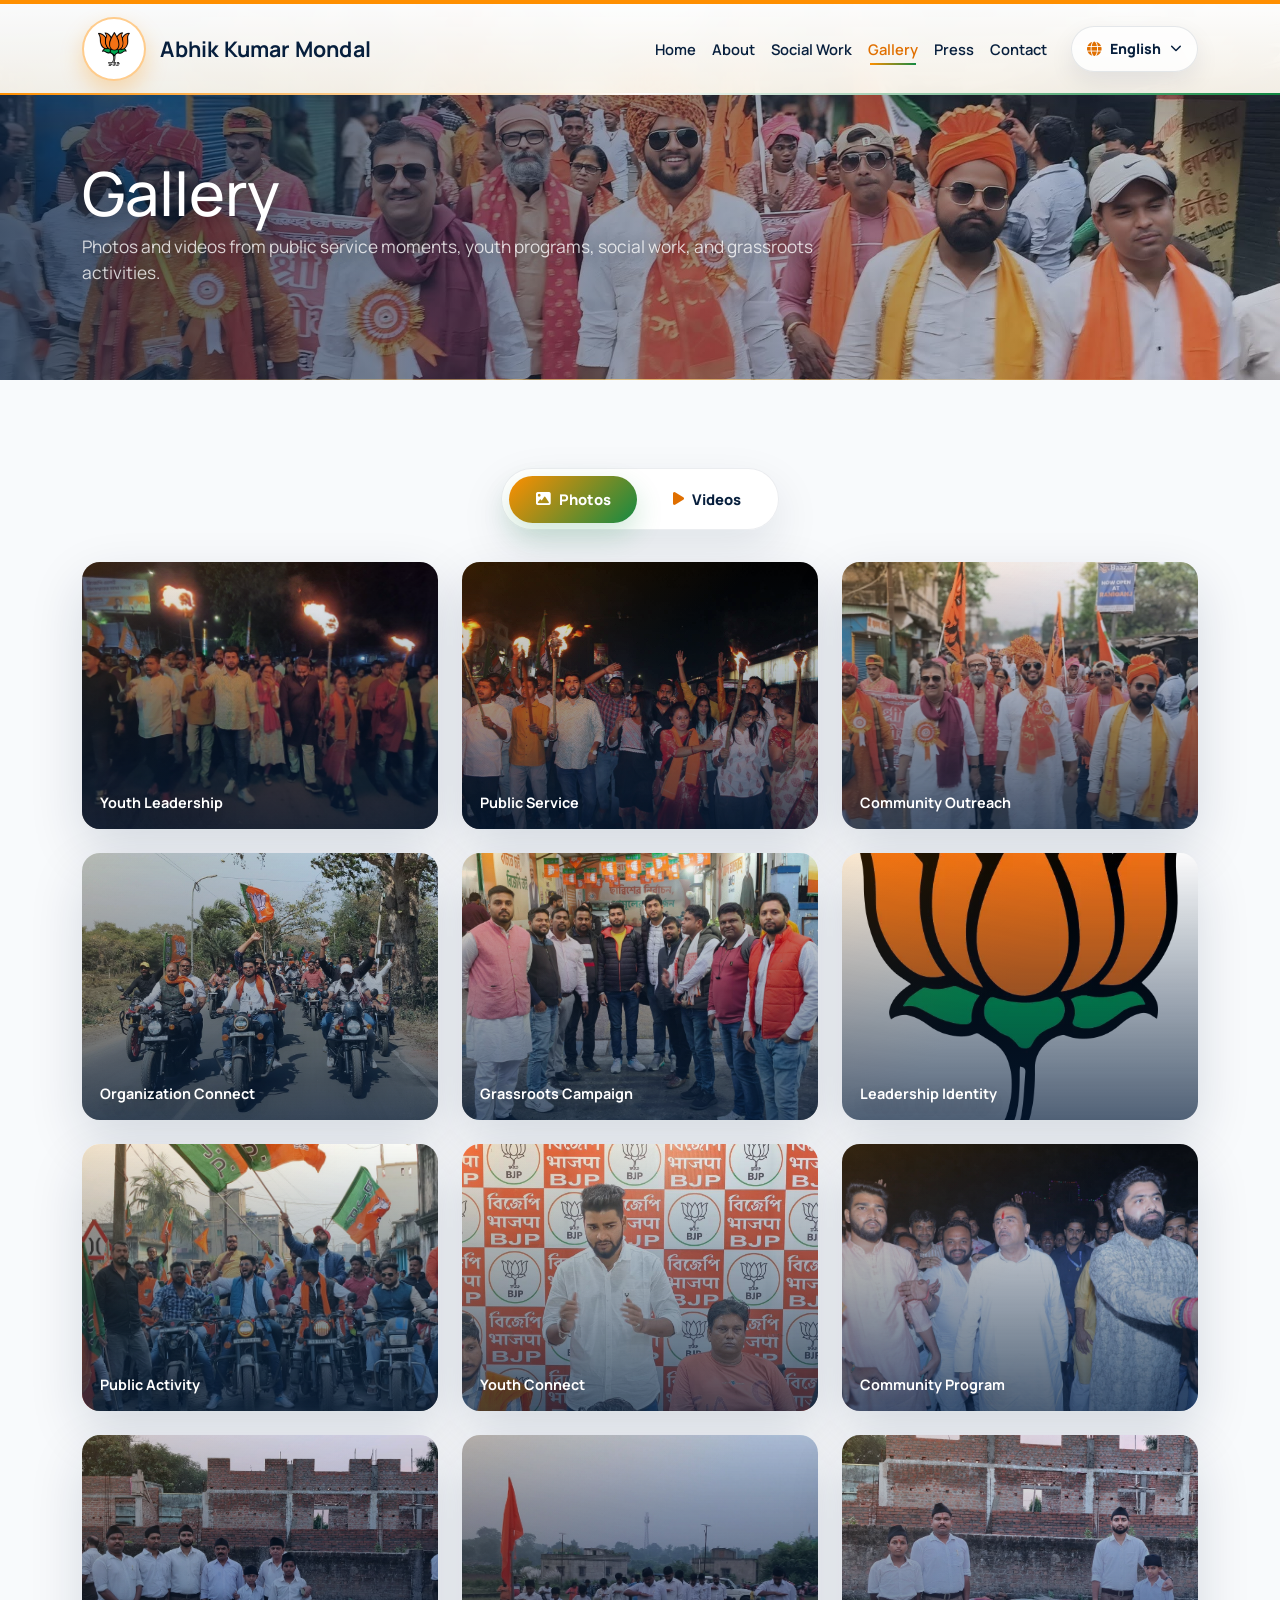
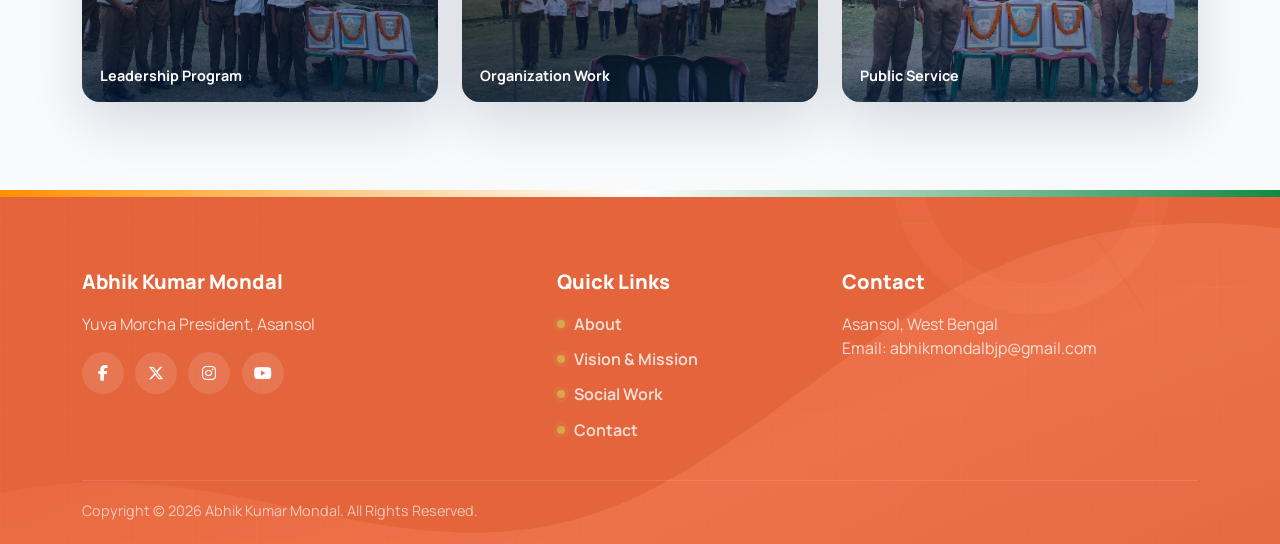
<file: gallery.html>
<!doctype html>
<html lang="en">
<head>
  <meta charset="utf-8">
  <meta name="viewport" content="width=device-width, initial-scale=1">
  <title>Gallery | Abhik Kumar Mondal</title>
  <link rel="icon" type="image/webp" href="assets/images/logo-111.webp">
  <link rel="preconnect" href="https://fonts.googleapis.com">
  <link rel="preconnect" href="https://fonts.gstatic.com" crossorigin>
  <link href="https://fonts.googleapis.com/css2?family=Manrope:wght@400;500;600;700;800&family=Merriweather:wght@700;900&display=swap" rel="stylesheet">
  <link href="https://cdn.jsdelivr.net/npm/bootstrap@5.3.3/dist/css/bootstrap.min.css" rel="stylesheet">
  <link href="https://cdn.jsdelivr.net/npm/@fancyapps/ui@5.0/dist/fancybox/fancybox.css" rel="stylesheet">
  <link href="https://cdnjs.cloudflare.com/ajax/libs/font-awesome/6.5.2/css/all.min.css" rel="stylesheet">
  <link href="assets/css/style.css" rel="stylesheet">
</head>
<body>
  <div class="site-loader" role="status" aria-live="polite" aria-label="Loading page">
    <div class="loader-emblem" aria-hidden="true">
      <span class="loader-logo loader-logo-main">
        <img src="assets/images/logo-111.webp" alt="">
      </span>
      <span class="loader-logo loader-logo-yuva">
        <img src="assets/images/yobo-logo.jpg" alt="">
      </span>
    </div>
    <span class="loader-text">Loading</span>
  </div>

  <nav class="navbar navbar-expand-lg fixed-top site-navbar">
    <div class="container">
      <a class="navbar-brand brand-switch d-flex align-items-center gap-2" href="index.html">
        <span class="brand-mark">
          <img class="brand-logo brand-logo-main" src="assets/images/logo-111.webp" alt="BJP logo">
          <img class="brand-logo brand-logo-yuva" src="assets/images/yobo-logo.jpg" alt="Yuva Morcha logo">
        </span>
        <span class="brand-copy">
          <strong class="d-block">Abhik Kumar Mondal</strong>
          <span class="brand-role">Yuva Morcha President, Asansol</span>
        </span>
      </a>
      <div class="language-switcher ms-lg-3">
        <label class="visually-hidden" for="languageSelect">Select Language</label>
        <select id="languageSelect" class="language-native" aria-label="Select Language" tabindex="-1">
          <option value="en">English</option>
          <option value="bn">Bangla</option>
          <option value="hi">Hindi</option>
        </select>
        <button class="language-current" type="button" aria-haspopup="listbox" aria-expanded="false">
          <i class="fa-solid fa-globe"></i>
          <span>English</span>
          <i class="fa-solid fa-chevron-down"></i>
        </button>
        <div class="language-options" role="listbox" aria-label="Select Language">
          <button type="button" class="language-option active" data-lang="en" role="option" aria-selected="true">English</button>
          <button type="button" class="language-option" data-lang="bn" role="option" aria-selected="false">Bangla</button>
          <button type="button" class="language-option" data-lang="hi" role="option" aria-selected="false">Hindi</button>
        </div>
      </div>
      <button class="navbar-toggler" type="button" data-bs-toggle="collapse" data-bs-target="#mainNavbar" aria-controls="mainNavbar" aria-expanded="false" aria-label="Toggle navigation">
        <span class="navbar-toggler-icon"></span>
      </button>
      <div class="collapse navbar-collapse" id="mainNavbar">
        <ul class="navbar-nav ms-auto align-items-lg-center">
          <li class="nav-item"><a class="nav-link" href="index.html" data-i18n="nav.home">Home</a></li>
          <li class="nav-item"><a class="nav-link" href="about.html" data-i18n="nav.about">About</a></li>
          <li class="nav-item"><a class="nav-link" href="social-work.html" data-i18n="nav.social">Social Work</a></li>
          <li class="nav-item"><a class="nav-link" href="gallery.html" data-i18n="nav.gallery">Gallery</a></li>
          <li class="nav-item"><a class="nav-link" href="news.html" data-i18n="nav.news">Press</a></li>
          <li class="nav-item"><a class="nav-link" href="contact.html" data-i18n="nav.contact">Contact</a></li>
        </ul>
      </div>
    </div>
  </nav>

  <header class="page-hero premium-page-hero gallery-page-hero">
    <div class="container">
      <h1 class="mt-3 reveal">Gallery</h1>
      <p class="reveal">Photos and videos from public service moments, youth programs, social work, and grassroots activities.</p>
    </div>
  </header>

  <section class="section-padding gallery-preview-section">
    <div class="container">
      <div class="gallery-tabs-wrap reveal">
        <ul class="nav gallery-tabs" id="galleryTabs" role="tablist">
          <li class="nav-item" role="presentation">
            <button class="nav-link active" id="photos-tab" data-bs-toggle="tab" data-bs-target="#photosPane" type="button" role="tab" aria-controls="photosPane" aria-selected="true">
              <i class="fa-solid fa-image"></i>
              <span>Photos</span>
            </button>
          </li>
          <li class="nav-item" role="presentation">
            <button class="nav-link" id="videos-tab" data-bs-toggle="tab" data-bs-target="#videosPane" type="button" role="tab" aria-controls="videosPane" aria-selected="false">
              <i class="fa-solid fa-play"></i>
              <span>Videos</span>
            </button>
          </li>
        </ul>
      </div>

      <div class="tab-content gallery-tab-content" id="galleryTabsContent">
        <div class="tab-pane fade show active" id="photosPane" role="tabpanel" aria-labelledby="photos-tab" tabindex="0">
          <div class="row g-4">
            <div class="col-sm-6 col-lg-4 reveal"><a class="gallery-item" href="assets/images/banner-1.jpg" data-fancybox="gallery" data-caption="Youth leadership program"><img src="assets/images/banner-1.jpg" alt="Youth leadership program"><span>Youth Leadership</span></a></div>
            <div class="col-sm-6 col-lg-4 reveal"><a class="gallery-item" href="assets/images/banner-2.jpg" data-fancybox="gallery" data-caption="Public service activity"><img src="assets/images/banner-2.jpg" alt="Public service activity"><span>Public Service</span></a></div>
            <div class="col-sm-6 col-lg-4 reveal"><a class="gallery-item" href="assets/images/banner-3.jpg" data-fancybox="gallery" data-caption="Community outreach program"><img src="assets/images/banner-3.jpg" alt="Community outreach program"><span>Community Outreach</span></a></div>
            <div class="col-sm-6 col-lg-4 reveal"><a class="gallery-item" href="assets/images/banner-4.jpg" data-fancybox="gallery" data-caption="Organization and youth connect"><img src="assets/images/banner-4.jpg" alt="Organization and youth connect"><span>Organization Connect</span></a></div>
            <div class="col-sm-6 col-lg-4 reveal"><a class="gallery-item" href="assets/images/banner-6.jpg" data-fancybox="gallery" data-caption="Grassroots campaign"><img src="assets/images/banner-6.jpg" alt="Grassroots campaign"><span>Grassroots Campaign</span></a></div>
            <div class="col-sm-6 col-lg-4 reveal"><a class="gallery-item" href="assets/images/logo-111.webp" data-fancybox="gallery" data-caption="Leadership identity"><img src="assets/images/logo-111.webp" alt="Leadership identity"><span>Leadership Identity</span></a></div>
            <div class="col-sm-6 col-lg-4 reveal"><a class="gallery-item" href="assets/images/abhik-01.jpg" data-fancybox="gallery" data-caption="Abhik Kumar Mondal public activity"><img src="assets/images/abhik-01.jpg" alt="Abhik Kumar Mondal public activity"><span>Public Activity</span></a></div>
            <div class="col-sm-6 col-lg-4 reveal"><a class="gallery-item" href="assets/images/abhik-02.jpg" data-fancybox="gallery" data-caption="Abhik Kumar Mondal youth connect"><img src="assets/images/abhik-02.jpg" alt="Abhik Kumar Mondal youth connect"><span>Youth Connect</span></a></div>
            <div class="col-sm-6 col-lg-4 reveal"><a class="gallery-item" href="assets/images/abhik-03.jpg" data-fancybox="gallery" data-caption="Abhik Kumar Mondal community program"><img src="assets/images/abhik-03.jpg" alt="Abhik Kumar Mondal community program"><span>Community Program</span></a></div>
            <div class="col-sm-6 col-lg-4 reveal"><a class="gallery-item" href="assets/images/abhik-04.jpg" data-fancybox="gallery" data-caption="Abhik Kumar Mondal leadership program"><img src="assets/images/abhik-04.jpg" alt="Abhik Kumar Mondal leadership program"><span>Leadership Program</span></a></div>
            <div class="col-sm-6 col-lg-4 reveal"><a class="gallery-item" href="assets/images/abhik-05.jpg" data-fancybox="gallery" data-caption="Abhik Kumar Mondal organization connect"><img src="assets/images/abhik-05.jpg" alt="Abhik Kumar Mondal organization connect"><span>Organization Work</span></a></div>
            <div class="col-sm-6 col-lg-4 reveal"><a class="gallery-item" href="assets/images/abhik-06.jpg" data-fancybox="gallery" data-caption="Abhik Kumar Mondal public service"><img src="assets/images/abhik-06.jpg" alt="Abhik Kumar Mondal public service"><span>Public Service</span></a></div>
          </div>
        </div>

        <div class="tab-pane fade" id="videosPane" role="tabpanel" aria-labelledby="videos-tab" tabindex="0">
          <div class="gallery-video-empty">
            <i class="fa-solid fa-video"></i>
            <h2>Videos Coming Soon</h2>
            <p>Add video files in the project and they will appear here as playable videos.</p>
          </div>
        </div>
      </div>
    </div>
  </section>

  <footer class="site-footer">
    <div class="container">
      <div class="row g-4">
        <div class="col-lg-5">
          <h5>Abhik Kumar Mondal</h5>
          <p>Yuva Morcha President, Asansol</p>
          <div class="social-icons">
            <a href="#"><i class="fab fa-facebook-f"></i></a>
            <a href="#"><i class="fab fa-x-twitter"></i></a>
            <a href="#"><i class="fab fa-instagram"></i></a>
            <a href="#"><i class="fab fa-youtube"></i></a>
          </div>
        </div>
        <div class="col-lg-3">
          <h5>Quick Links</h5>
          <div class="footer-links">
            <a href="about.html">About</a>
            <a href="vision.html">Vision & Mission</a>
            <a href="social-work.html">Social Work</a>
            <a href="contact.html">Contact</a>
          </div>
        </div>
        <div class="col-lg-4">
          <h5>Contact</h5>
          <p>Asansol, West Bengal<br>Email: abhikmondalbjp@gmail.com</p>
        </div>
      </div>
      <div class="copyright text-center">Copyright &copy; 2026 Abhik Kumar Mondal. All Rights Reserved.</div>
    </div>
  </footer>

  <nav class="mobile-bottom-tabs" aria-label="Mobile quick navigation">
    <a href="index.html"><i class="fa-solid fa-house"></i><span>Home</span></a>
    <a href="social-work.html"><i class="fa-solid fa-hand-holding-heart"></i><span>Social Work</span></a>
    <a href="gallery.html" class="active"><i class="fa-solid fa-images"></i><span>Gallery</span></a>
    <a href="news.html"><i class="fa-solid fa-newspaper"></i><span>Press</span></a>
  </nav>
  <script src="https://code.jquery.com/jquery-3.7.1.min.js"></script>
  <script src="https://cdn.jsdelivr.net/npm/bootstrap@5.3.3/dist/js/bootstrap.bundle.min.js"></script>
  <script src="https://cdn.jsdelivr.net/npm/@fancyapps/ui@5.0/dist/fancybox/fancybox.umd.js"></script>
  <script src="assets/js/main.js"></script>
</body>
</html>
</file>
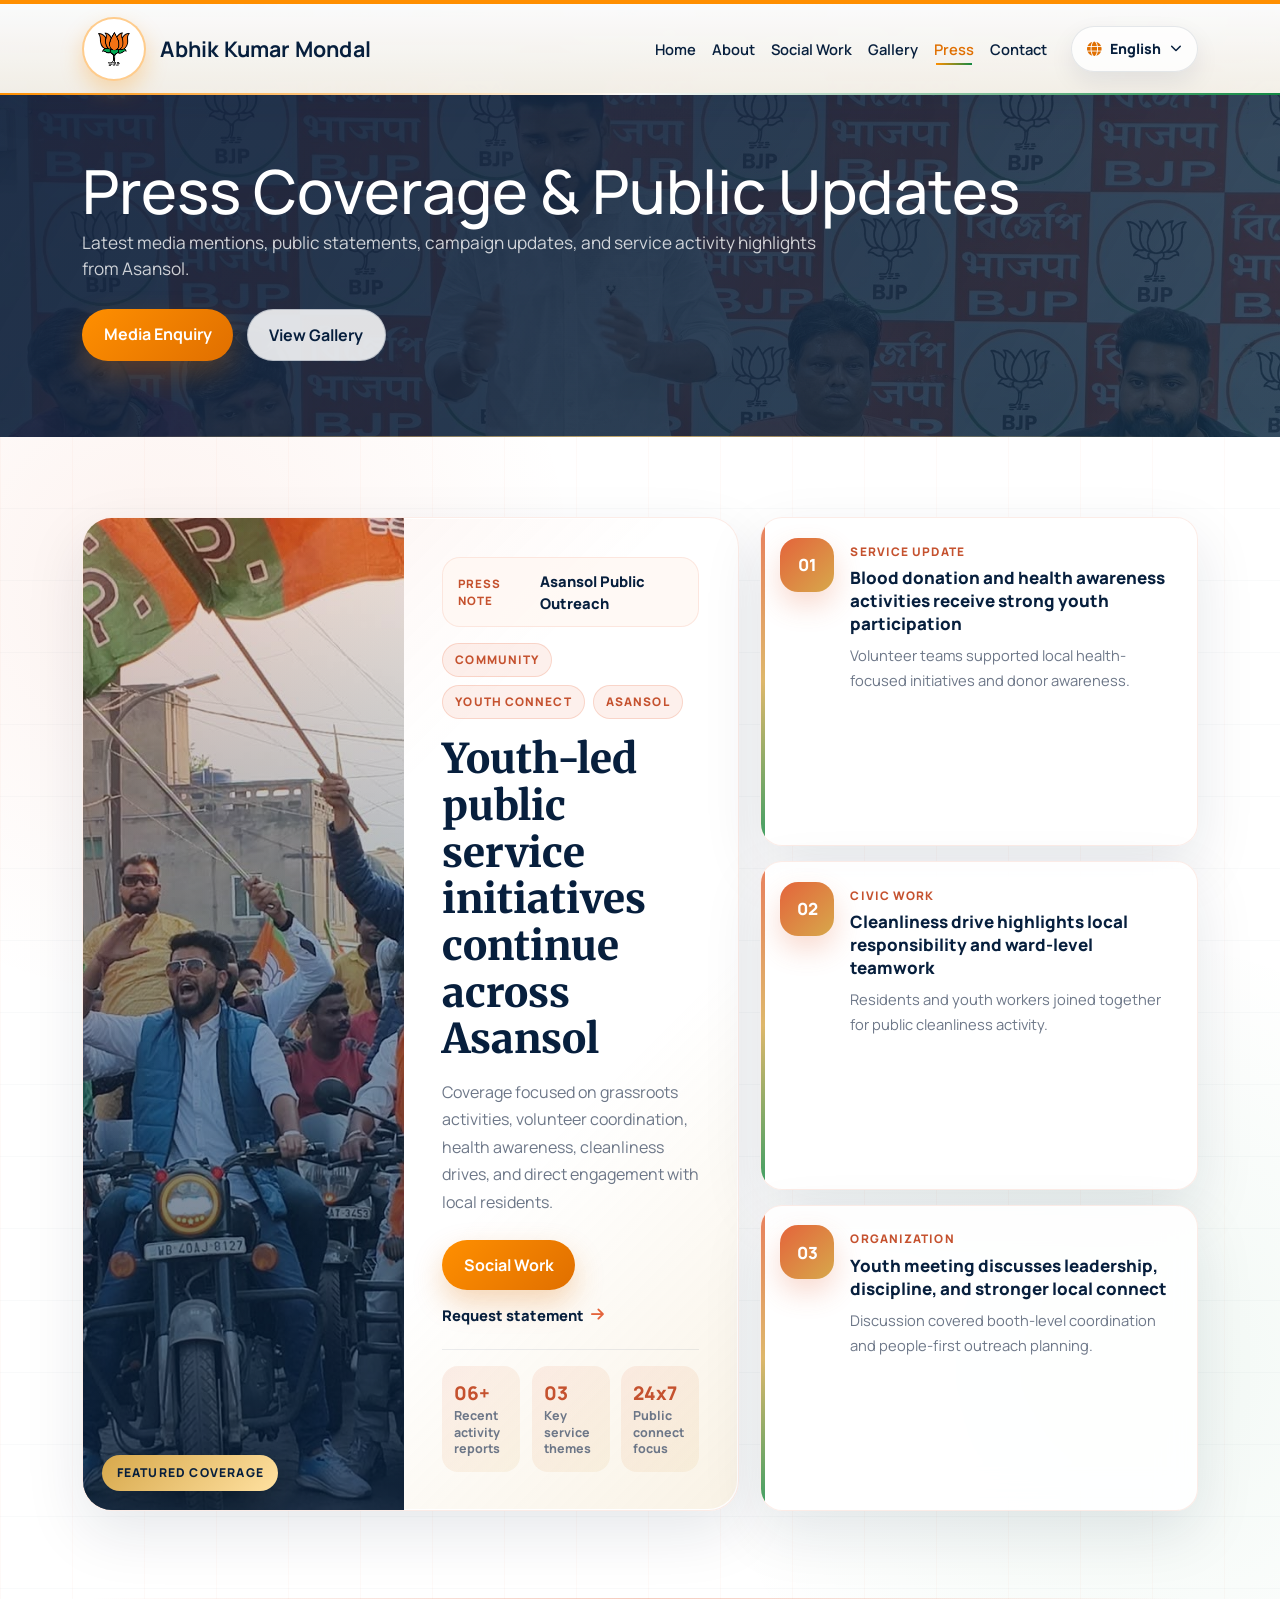
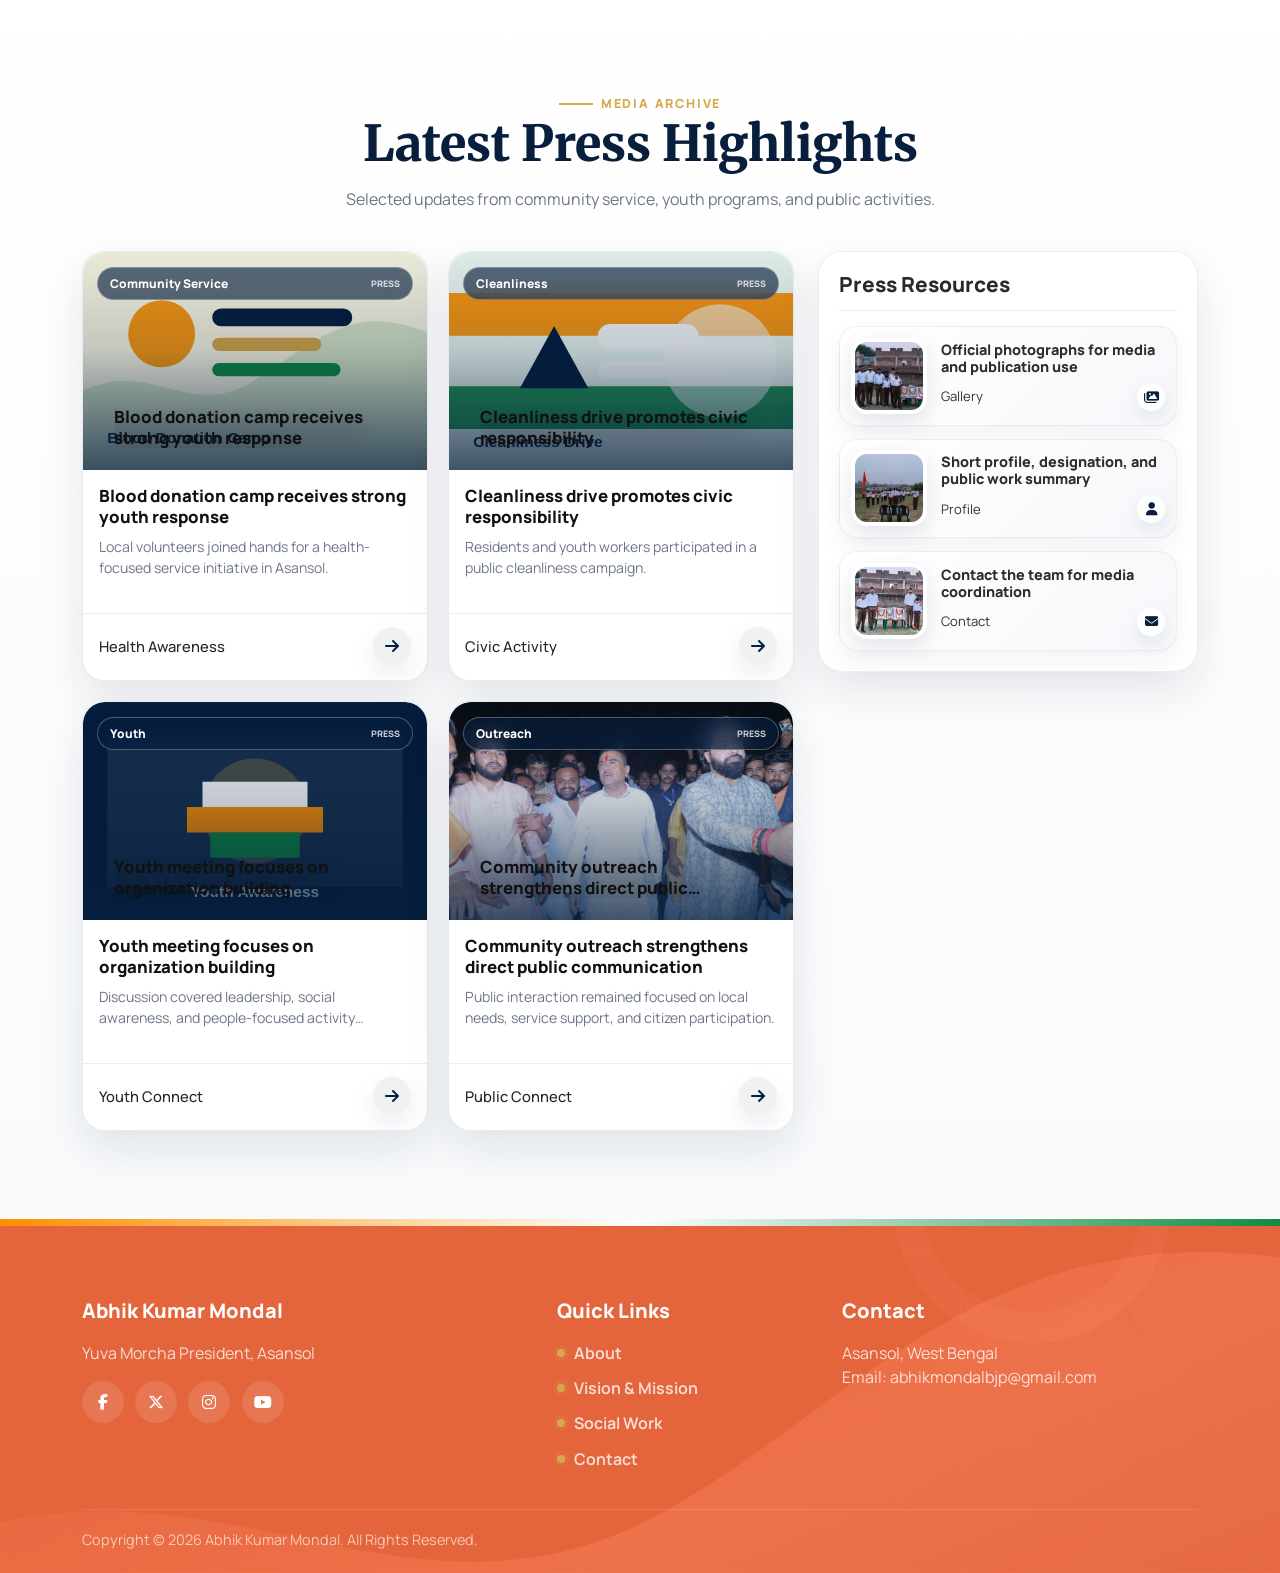
<file: news.html>
﻿<!doctype html>
<html lang="en">
<head>
  <meta charset="utf-8">
  <meta name="viewport" content="width=device-width, initial-scale=1">
  <title>Press | Abhik Kumar Mondal</title>
  <link rel="icon" type="image/webp" href="assets/images/logo-111.webp">
  <link rel="preconnect" href="https://fonts.googleapis.com">
  <link rel="preconnect" href="https://fonts.gstatic.com" crossorigin>
  <link href="https://fonts.googleapis.com/css2?family=Manrope:wght@400;500;600;700;800&family=Merriweather:wght@700;900&display=swap" rel="stylesheet">
  <link href="https://cdn.jsdelivr.net/npm/bootstrap@5.3.3/dist/css/bootstrap.min.css" rel="stylesheet">
  <link href="https://cdnjs.cloudflare.com/ajax/libs/font-awesome/6.5.2/css/all.min.css" rel="stylesheet">
  <link href="assets/css/style.css" rel="stylesheet">
</head>
<body>
  <div class="site-loader" role="status" aria-live="polite" aria-label="Loading page">
    <div class="loader-emblem" aria-hidden="true">
      <span class="loader-logo loader-logo-main">
        <img src="assets/images/logo-111.webp" alt="">
      </span>
      <span class="loader-logo loader-logo-yuva">
        <img src="assets/images/yobo-logo.jpg" alt="">
      </span>
    </div>
    <span class="loader-text">Loading</span>
  </div>

  <nav class="navbar navbar-expand-lg fixed-top site-navbar">
    <div class="container">
      <a class="navbar-brand brand-switch d-flex align-items-center gap-2" href="index.html">
        <span class="brand-mark">
          <img class="brand-logo brand-logo-main" src="assets/images/logo-111.webp" alt="BJP logo">
          <img class="brand-logo brand-logo-yuva" src="assets/images/yobo-logo.jpg" alt="Yuva Morcha logo">
        </span>
        <span class="brand-copy">
          <strong class="d-block">Abhik Kumar Mondal</strong>
          <span class="brand-role">Yuva Morcha President, Asansol</span>
        </span>
      </a>
      <div class="language-switcher ms-lg-3">
  <label class="visually-hidden" for="languageSelect">Select Language</label>
  <select id="languageSelect" class="language-native" aria-label="Select Language" tabindex="-1">
    <option value="en">English</option>
    <option value="bn">Bangla</option>
    <option value="hi">Hindi</option>
  </select>
  <button class="language-current" type="button" aria-haspopup="listbox" aria-expanded="false">
    <i class="fa-solid fa-globe"></i>
    <span>English</span>
    <i class="fa-solid fa-chevron-down"></i>
  </button>
  <div class="language-options" role="listbox" aria-label="Select Language">
    <button type="button" class="language-option active" data-lang="en" role="option" aria-selected="true">English</button>
    <button type="button" class="language-option" data-lang="bn" role="option" aria-selected="false">Bangla</button>
    <button type="button" class="language-option" data-lang="hi" role="option" aria-selected="false">Hindi</button>
  </div>
      </div>
      <button class="navbar-toggler" type="button" data-bs-toggle="collapse" data-bs-target="#mainNavbar" aria-controls="mainNavbar" aria-expanded="false" aria-label="Toggle navigation">
        <span class="navbar-toggler-icon"></span>
      </button>
      <div class="collapse navbar-collapse" id="mainNavbar">
        <ul class="navbar-nav ms-auto align-items-lg-center">
          <li class="nav-item"><a class="nav-link" href="index.html" data-i18n="nav.home">Home</a></li>
          <li class="nav-item"><a class="nav-link" href="about.html" data-i18n="nav.about">About</a></li>
          <li class="nav-item"><a class="nav-link" href="social-work.html" data-i18n="nav.social">Social Work</a></li>
          <li class="nav-item"><a class="nav-link" href="gallery.html" data-i18n="nav.gallery">Gallery</a></li>
          <li class="nav-item"><a class="nav-link active" href="news.html" data-i18n="nav.news">Press</a></li>
          <li class="nav-item"><a class="nav-link" href="contact.html" data-i18n="nav.contact">Contact</a></li>
        </ul>
      </div>
    </div>
  </nav>

  <header class="page-hero premium-page-hero press-page-hero">
    <div class="container">
    
      <h1 class="mt-3 reveal">Press Coverage & Public Updates</h1>
      <p class="reveal">Latest media mentions, public statements, campaign updates, and service activity highlights from Asansol.</p>
      <div class="press-hero-actions reveal">
        <a class="btn btn-premium" href="contact.html">Media Enquiry</a>
        <a class="btn btn-outline-premium" href="gallery.html">View Gallery</a>
      </div>
    </div>
  </header>

  <section class="section-padding press-section press-page-section">
    <div class="container">
      <div class="press-layout">
        <article class="press-feature-card reveal">
          <div class="press-feature-image">
            <img src="assets/images/abhik-01.jpg" alt="Abhik Kumar Mondal addressing a public activity">
            <span>Featured Coverage</span>
          </div>
          <div class="press-feature-content">
            <div class="press-source">
              <span>Press Note</span>
              <strong>Asansol Public Outreach</strong>
            </div>
            <div class="press-meta">
              <span>Community</span>
              <span>Youth Connect</span>
              <span>Asansol</span>
            </div>
            <h3>Youth-led public service initiatives continue across Asansol</h3>
            <p>Coverage focused on grassroots activities, volunteer coordination, health awareness, cleanliness drives, and direct engagement with local residents.</p>
            <div class="press-actions">
              <a class="btn btn-premium" href="social-work.html">Social Work</a>
              <a class="press-link" href="contact.html">Request statement <i class="fa-solid fa-arrow-right"></i></a>
            </div>
            <div class="press-stats">
              <div><strong>06+</strong><span>Recent activity reports</span></div>
              <div><strong>03</strong><span>Key service themes</span></div>
              <div><strong>24x7</strong><span>Public connect focus</span></div>
            </div>
          </div>
        </article>

        <div class="press-card-list">
          <article class="press-mini-card reveal">
            <div class="press-date">01</div>
            <div>
              <small>Service Update</small>
              <h4>Blood donation and health awareness activities receive strong youth participation</h4>
              <p>Volunteer teams supported local health-focused initiatives and donor awareness.</p>
            </div>
          </article>
          <article class="press-mini-card reveal">
            <div class="press-date">02</div>
            <div>
              <small>Civic Work</small>
              <h4>Cleanliness drive highlights local responsibility and ward-level teamwork</h4>
              <p>Residents and youth workers joined together for public cleanliness activity.</p>
            </div>
          </article>
          <article class="press-mini-card reveal">
            <div class="press-date">03</div>
            <div>
              <small>Organization</small>
              <h4>Youth meeting discusses leadership, discipline, and stronger local connect</h4>
              <p>Discussion covered booth-level coordination and people-first outreach planning.</p>
            </div>
          </article>
        </div>
      </div>
    </div>
  </section>

  <section class="section-padding press-archive-section">
    <div class="container">
      <div class="section-title text-center reveal">
        <span class="eyebrow">Media Archive</span>
        <h2>Latest Press Highlights</h2>
        <p>Selected updates from community service, youth programs, and public activities.</p>
      </div>

      <div class="press-board">
        <div class="press-grid">
          <article class="press-news-card reveal">
            <div class="press-paper-preview">
              <img src="assets/images/activity-1.svg" alt="Blood donation press highlight">
              <div class="press-paper-head"><strong>Community Service</strong><span>Press</span></div>
              <h3 class="press-paper-title">Blood donation camp receives strong youth response</h3>
            </div>
            <h3>Blood donation camp receives strong youth response</h3>
            <p class="press-excerpt">Local volunteers joined hands for a health-focused service initiative in Asansol.</p>
            <div class="press-card-foot"><span>Health Awareness</span><i class="fa-solid fa-arrow-right"></i></div>
          </article>

          <article class="press-news-card reveal">
            <div class="press-paper-preview">
              <img src="assets/images/activity-2.svg" alt="Cleanliness drive press highlight">
              <div class="press-paper-head"><strong>Cleanliness</strong><span>Press</span></div>
              <h3 class="press-paper-title">Cleanliness drive promotes civic responsibility</h3>
            </div>
            <h3>Cleanliness drive promotes civic responsibility</h3>
            <p class="press-excerpt">Residents and youth workers participated in a public cleanliness campaign.</p>
            <div class="press-card-foot"><span>Civic Activity</span><i class="fa-solid fa-arrow-right"></i></div>
          </article>

          <article class="press-news-card reveal">
            <div class="press-paper-preview">
              <img src="assets/images/activity-3.svg" alt="Youth meeting press highlight">
              <div class="press-paper-head"><strong>Youth</strong><span>Press</span></div>
              <h3 class="press-paper-title">Youth meeting focuses on organization building</h3>
            </div>
            <h3>Youth meeting focuses on organization building</h3>
            <p class="press-excerpt">Discussion covered leadership, social awareness, and people-focused activity planning.</p>
            <div class="press-card-foot"><span>Youth Connect</span><i class="fa-solid fa-arrow-right"></i></div>
          </article>

          <article class="press-news-card reveal">
            <div class="press-paper-preview">
              <img src="assets/images/abhik-03.jpg" alt="Community outreach press highlight">
              <div class="press-paper-head"><strong>Outreach</strong><span>Press</span></div>
              <h3 class="press-paper-title">Community outreach strengthens direct public communication</h3>
            </div>
            <h3>Community outreach strengthens direct public communication</h3>
            <p class="press-excerpt">Public interaction remained focused on local needs, service support, and citizen participation.</p>
            <div class="press-card-foot"><span>Public Connect</span><i class="fa-solid fa-arrow-right"></i></div>
          </article>
        </div>

        <aside class="popular-press reveal">
          <h3>Press Resources</h3>
          <article>
            <img src="assets/images/abhik-04.jpg" alt="Public activity thumbnail">
            <div>
              <h4>Official photographs for media and publication use</h4>
              <span>Gallery <i class="fa-solid fa-images"></i></span>
            </div>
          </article>
          <article>
            <img src="assets/images/abhik-05.jpg" alt="Organization activity thumbnail">
            <div>
              <h4>Short profile, designation, and public work summary</h4>
              <span>Profile <i class="fa-solid fa-user"></i></span>
            </div>
          </article>
          <article>
            <img src="assets/images/abhik-06.jpg" alt="Press contact thumbnail">
            <div>
              <h4>Contact the team for media coordination</h4>
              <span>Contact <i class="fa-solid fa-envelope"></i></span>
            </div>
          </article>
        </aside>
      </div>
    </div>
  </section>

  <footer class="site-footer">
    <div class="container">
      <div class="row g-4">
        <div class="col-lg-5">
          <h5>Abhik Kumar Mondal</h5>
          <p>Yuva Morcha President, Asansol</p>
          <div class="social-icons">
            <a href="#"><i class="fab fa-facebook-f"></i></a>
            <a href="#"><i class="fab fa-x-twitter"></i></a>
            <a href="#"><i class="fab fa-instagram"></i></a>
            <a href="#"><i class="fab fa-youtube"></i></a>
          </div>
        </div>
        <div class="col-lg-3">
          <h5>Quick Links</h5>
          <div class="footer-links">
            <a href="about.html">About</a>
            <a href="vision.html">Vision & Mission</a>
            <a href="social-work.html">Social Work</a>
            <a href="contact.html">Contact</a>
          </div>
        </div>
        <div class="col-lg-4">
          <h5>Contact</h5>
          <p>Asansol, West Bengal<br>Email: abhikmondalbjp@gmail.com</p>
        </div>
      </div>
      <div class="copyright text-center">Copyright &copy; 2026 Abhik Kumar Mondal. All Rights Reserved.</div>
    </div>
  </footer>

  <nav class="mobile-bottom-tabs" aria-label="Mobile quick navigation">
    <a href="index.html"><i class="fa-solid fa-house"></i><span>Home</span></a>
    <a href="social-work.html"><i class="fa-solid fa-hand-holding-heart"></i><span>Social Work</span></a>
    <a href="gallery.html"><i class="fa-solid fa-images"></i><span>Gallery</span></a>
    <a href="news.html" class="active"><i class="fa-solid fa-newspaper"></i><span>Press</span></a>
  </nav>

  <script src="https://code.jquery.com/jquery-3.7.1.min.js"></script>
  <script src="https://cdn.jsdelivr.net/npm/bootstrap@5.3.3/dist/js/bootstrap.bundle.min.js"></script>
  <script src="assets/js/main.js"></script>
</body>
</html>
</file>
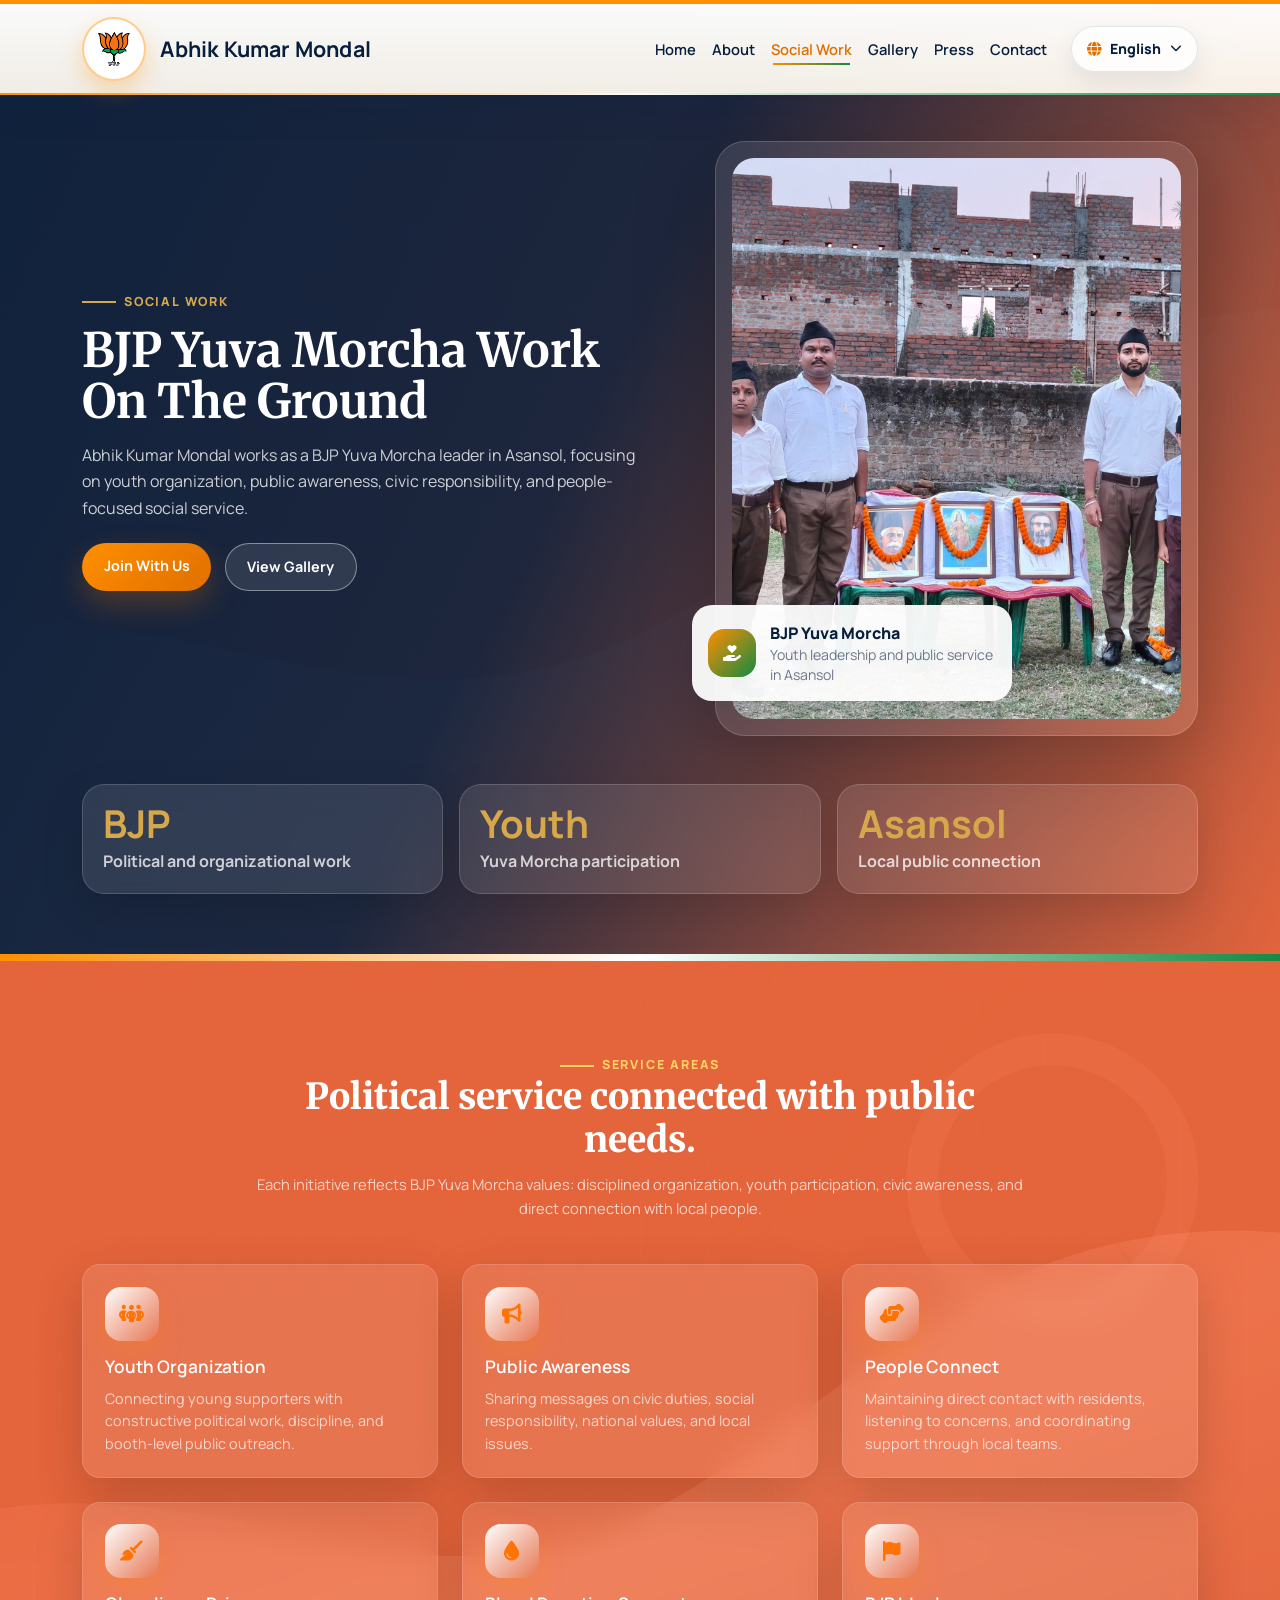
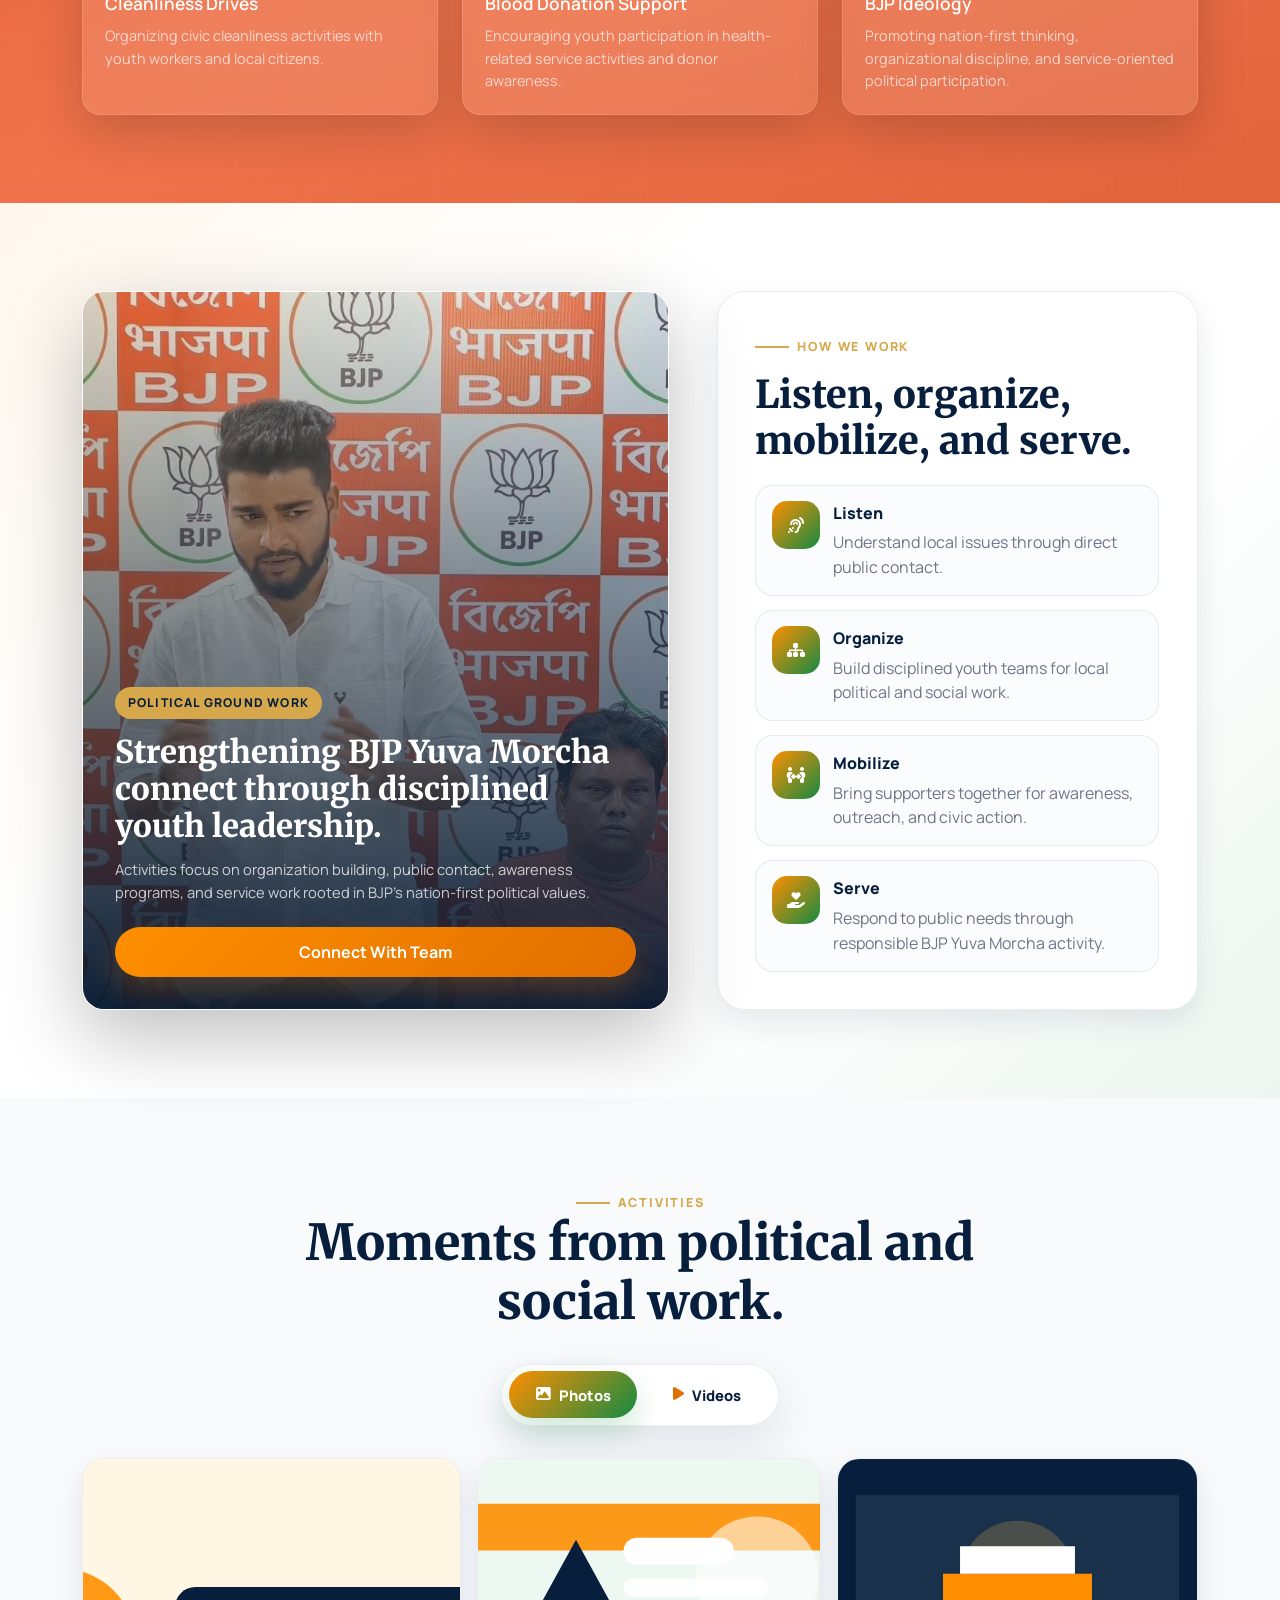
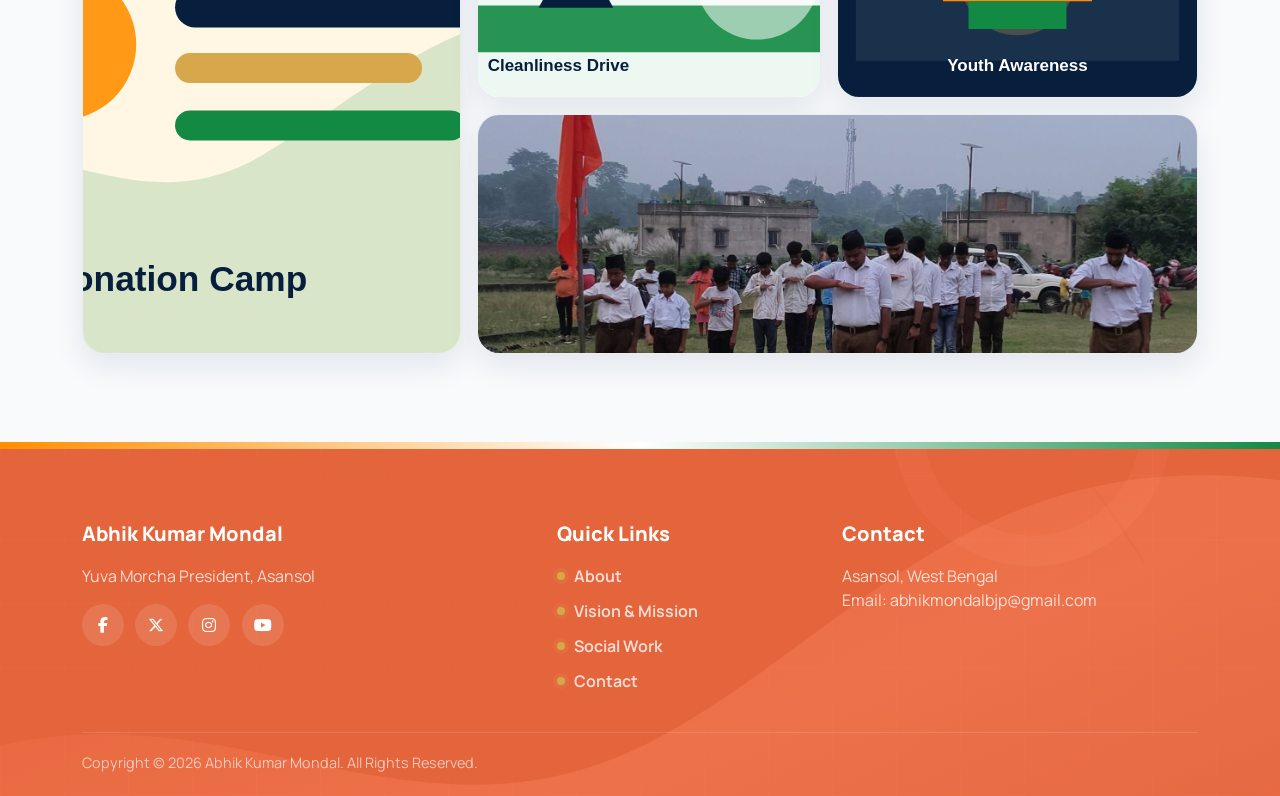
<file: social-work.html>
<!doctype html><html lang="en"><head><meta charset="utf-8"><meta name="viewport" content="width=device-width, initial-scale=1"><title>Social Work | Abhik Kumar Mondal</title><link rel="icon" type="image/webp" href="assets/images/logo-111.webp"><link rel="preconnect" href="https://fonts.googleapis.com"><link rel="preconnect" href="https://fonts.gstatic.com" crossorigin><link href="https://fonts.googleapis.com/css2?family=Manrope:wght@400;500;600;700;800&family=Merriweather:wght@700;900&display=swap" rel="stylesheet"><link href="https://cdn.jsdelivr.net/npm/bootstrap@5.3.3/dist/css/bootstrap.min.css" rel="stylesheet"><link href="https://cdnjs.cloudflare.com/ajax/libs/font-awesome/6.5.2/css/all.min.css" rel="stylesheet"><link href="assets/css/style.css" rel="stylesheet"></head><body>    <div class="site-loader" role="status" aria-live="polite" aria-label="Loading page"><div class="loader-emblem" aria-hidden="true"><span class="loader-logo loader-logo-main"><img src="assets/images/logo-111.webp" alt=""></span><span class="loader-logo loader-logo-yuva"><img src="assets/images/yobo-logo.jpg" alt=""></span></div><span class="loader-text">Loading</span></div>    <nav class="navbar navbar-expand-lg fixed-top site-navbar">
    <div class="container">
      <a class="navbar-brand brand-switch d-flex align-items-center gap-2" href="index.html">
        <span class="brand-mark">
          <img class="brand-logo brand-logo-main" src="assets/images/logo-111.webp" alt="BJP logo">
          <img class="brand-logo brand-logo-yuva" src="assets/images/yobo-logo.jpg" alt="Yuva Morcha logo">
        </span>
        <span class="brand-copy">
          <strong class="d-block">Abhik Kumar Mondal</strong>
          <span class="brand-role">Yuva Morcha President, Asansol</span>
        </span>
      </a>
      <div class="language-switcher ms-lg-3">
  <label class="visually-hidden" for="languageSelect">Select Language</label>
  <select id="languageSelect" class="language-native" aria-label="Select Language" tabindex="-1">
    <option value="en">English</option>
    <option value="bn">Bangla</option>
    <option value="hi">Hindi</option>
  </select>
  <button class="language-current" type="button" aria-haspopup="listbox" aria-expanded="false">
    <i class="fa-solid fa-globe"></i>
    <span>English</span>
    <i class="fa-solid fa-chevron-down"></i>
  </button>
  <div class="language-options" role="listbox" aria-label="Select Language">
    <button type="button" class="language-option active" data-lang="en" role="option" aria-selected="true">English</button>
    <button type="button" class="language-option" data-lang="bn" role="option" aria-selected="false">Bangla</button>
    <button type="button" class="language-option" data-lang="hi" role="option" aria-selected="false">Hindi</button>
  </div>
      </div>
      <button class="navbar-toggler" type="button" data-bs-toggle="collapse" data-bs-target="#mainNavbar" aria-controls="mainNavbar" aria-expanded="false" aria-label="Toggle navigation">
        <span class="navbar-toggler-icon"></span>
      </button>
      <div class="collapse navbar-collapse" id="mainNavbar">
        <ul class="navbar-nav ms-auto align-items-lg-center">
          <li class="nav-item"><a class="nav-link" href="index.html" data-i18n="nav.home">Home</a></li>
          <li class="nav-item"><a class="nav-link" href="about.html" data-i18n="nav.about">About</a></li>
          <li class="nav-item"><a class="nav-link" href="social-work.html" data-i18n="nav.social">Social Work</a></li>
          <li class="nav-item"><a class="nav-link" href="gallery.html" data-i18n="nav.gallery">Gallery</a></li>
          <li class="nav-item"><a class="nav-link" href="news.html" data-i18n="nav.news">Press</a></li>
          <li class="nav-item"><a class="nav-link" href="contact.html" data-i18n="nav.contact">Contact</a></li>
        </ul>
      </div>
    </div>
  </nav>

  <header class="social-work-hero">
    <div class="container">
      <div class="social-work-hero-grid">
        <div class="social-work-hero-copy reveal">
          <span class="eyebrow">Social Work</span>
          <h1>BJP Yuva Morcha Work On The Ground</h1>
          <p>Abhik Kumar Mondal works as a BJP Yuva Morcha leader in Asansol, focusing on youth organization, public awareness, civic responsibility, and people-focused social service.</p>
          <div class="social-work-hero-actions">
            <a class="btn btn-premium" href="contact.html">Join With Us</a>
            <a class="btn btn-outline-premium" href="gallery.html">View Gallery</a>
          </div>
        </div>
        <div class="social-work-visual reveal">
          <img src="assets/images/abhik-06.jpg" alt="Community public service activity">
          <div class="social-work-badge">
            <i class="fa-solid fa-hand-holding-heart"></i>
            <div><strong>BJP Yuva Morcha</strong><span>Youth leadership and public service in Asansol</span></div>
          </div>
        </div>
      </div>
      <div class="social-work-stats reveal">
        <div><strong>BJP</strong><span>Political and organizational work</span></div>
        <div><strong>Youth</strong><span>Yuva Morcha participation</span></div>
        <div><strong>Asansol</strong><span>Local public connection</span></div>
      </div>
    </div>
  </header>

  <section class="section-padding social-premium-section">
    <div class="container">
      <div class="section-title reveal">
        <span class="eyebrow">Service Areas</span>
        <h2>Political service connected with public needs.</h2>
        <p>Each initiative reflects BJP Yuva Morcha values: disciplined organization, youth participation, civic awareness, and direct connection with local people.</p>
      </div>
      <div class="row g-4">
        <div class="col-md-6 col-lg-4 reveal"><div class="social-service-card"><div class="social-icon"><i class="fa-solid fa-people-group"></i></div><h4>Youth Organization</h4><p>Connecting young supporters with constructive political work, discipline, and booth-level public outreach.</p></div></div>
        <div class="col-md-6 col-lg-4 reveal"><div class="social-service-card"><div class="social-icon"><i class="fa-solid fa-bullhorn"></i></div><h4>Public Awareness</h4><p>Sharing messages on civic duties, social responsibility, national values, and local issues.</p></div></div>
        <div class="col-md-6 col-lg-4 reveal"><div class="social-service-card"><div class="social-icon"><i class="fa-solid fa-handshake-angle"></i></div><h4>People Connect</h4><p>Maintaining direct contact with residents, listening to concerns, and coordinating support through local teams.</p></div></div>
        <div class="col-md-6 col-lg-4 reveal"><div class="social-service-card"><div class="social-icon"><i class="fa-solid fa-broom"></i></div><h4>Cleanliness Drives</h4><p>Organizing civic cleanliness activities with youth workers and local citizens.</p></div></div>
        <div class="col-md-6 col-lg-4 reveal"><div class="social-service-card"><div class="social-icon"><i class="fa-solid fa-droplet"></i></div><h4>Blood Donation Support</h4><p>Encouraging youth participation in health-related service activities and donor awareness.</p></div></div>
        <div class="col-md-6 col-lg-4 reveal"><div class="social-service-card"><div class="social-icon"><i class="fa-solid fa-flag"></i></div><h4>BJP Ideology</h4><p>Promoting nation-first thinking, organizational discipline, and service-oriented political participation.</p></div></div>
      </div>
    </div>
  </section>

  <section class="section-padding social-impact-section">
    <div class="container">
      <div class="social-impact-grid">
        <div class="social-feature-card reveal">
          <img src="assets/images/abhik-02.jpg" alt="Youth community activity">
          <div class="social-feature-overlay">
            <span>Political Ground Work</span>
            <h3>Strengthening BJP Yuva Morcha connect through disciplined youth leadership.</h3>
            <p>Activities focus on organization building, public contact, awareness programs, and service work rooted in BJP's nation-first political values.</p>
            <a class="btn btn-premium" href="contact.html">Connect With Team</a>
          </div>
        </div>
        <div class="social-process reveal">
          <span class="eyebrow">How We Work</span>
          <h2>Listen, organize, mobilize, and serve.</h2>
          <div class="social-process-list">
            <div><i class="fa-solid fa-ear-listen"></i><strong>Listen</strong><span>Understand local issues through direct public contact.</span></div>
            <div><i class="fa-solid fa-sitemap"></i><strong>Organize</strong><span>Build disciplined youth teams for local political and social work.</span></div>
            <div><i class="fa-solid fa-people-arrows"></i><strong>Mobilize</strong><span>Bring supporters together for awareness, outreach, and civic action.</span></div>
            <div><i class="fa-solid fa-hand-holding-heart"></i><strong>Serve</strong><span>Respond to public needs through responsible BJP Yuva Morcha activity.</span></div>
          </div>
        </div>
      </div>
    </div>
  </section>

  <section class="section-padding social-gallery-band">
    <div class="container">
      <div class="section-title reveal">
        <span class="eyebrow">Activities</span>
        <h2>Moments from political and social work.</h2>
      </div>
      <div class="gallery-tabs-wrap reveal">
        <ul class="nav gallery-tabs" id="activityTabs" role="tablist">
          <li class="nav-item" role="presentation">
            <button class="nav-link active" id="activity-photos-tab" data-bs-toggle="tab" data-bs-target="#activityPhotosPane" type="button" role="tab" aria-controls="activityPhotosPane" aria-selected="true">
              <i class="fa-solid fa-image"></i>
              <span>Photos</span>
            </button>
          </li>
          <li class="nav-item" role="presentation">
            <button class="nav-link" id="activity-videos-tab" data-bs-toggle="tab" data-bs-target="#activityVideosPane" type="button" role="tab" aria-controls="activityVideosPane" aria-selected="false">
              <i class="fa-solid fa-play"></i>
              <span>Videos</span>
            </button>
          </li>
        </ul>
      </div>
      <div class="tab-content gallery-tab-content" id="activityTabsContent">
        <div class="tab-pane fade show active" id="activityPhotosPane" role="tabpanel" aria-labelledby="activity-photos-tab" tabindex="0">
          <div class="social-work-gallery">
            <img class="reveal" src="assets/images/activity-1.svg" alt="Blood donation camp">
            <img class="reveal" src="assets/images/activity-2.svg" alt="Cleanliness drive">
            <img class="reveal" src="assets/images/activity-3.svg" alt="Awareness campaign">
            <img class="reveal" src="assets/images/abhik-05.jpg" alt="Community activity">
          </div>
        </div>
        <div class="tab-pane fade" id="activityVideosPane" role="tabpanel" aria-labelledby="activity-videos-tab" tabindex="0">
          <div class="gallery-video-empty social-video-empty">
            <i class="fa-solid fa-video"></i>
            <h2>Activity Videos Coming Soon</h2>
            <p>Add activity video files and they will appear here as playable videos.</p>
          </div>
        </div>
      </div>
    </div>
  </section>

  <footer class="site-footer"><div class="container"><div class="row g-4"><div class="col-lg-5"><h5>Abhik Kumar Mondal</h5><p>Yuva Morcha President, Asansol</p><div class="social-icons"><a href="#"><i class="fab fa-facebook-f"></i></a><a href="#"><i class="fab fa-x-twitter"></i></a><a href="#"><i class="fab fa-instagram"></i></a><a href="#"><i class="fab fa-youtube"></i></a></div></div><div class="col-lg-3"><h5>Quick Links</h5><div class="footer-links"><a href="about.html">About</a><a href="vision.html">Vision & Mission</a><a href="social-work.html">Social Work</a><a href="contact.html">Contact</a></div></div><div class="col-lg-4"><h5>Contact</h5><p>Asansol, West Bengal<br>Email: abhikmondalbjp@gmail.com</p></div></div><div class="copyright text-center">Copyright &copy; 2026 Abhik Kumar Mondal. All Rights Reserved.</div></div></footer>  <nav class="mobile-bottom-tabs" aria-label="Mobile quick navigation"><a href="index.html"><i class="fa-solid fa-house"></i><span>Home</span></a><a href="social-work.html" class="active"><i class="fa-solid fa-hand-holding-heart"></i><span>Social Work</span></a><a href="gallery.html"><i class="fa-solid fa-images"></i><span>Gallery</span></a><a href="news.html"><i class="fa-solid fa-newspaper"></i><span>Press</span></a></nav>  <script src="https://code.jquery.com/jquery-3.7.1.min.js"></script><script src="https://cdn.jsdelivr.net/npm/bootstrap@5.3.3/dist/js/bootstrap.bundle.min.js"></script><script src="assets/js/main.js"></script></body></html>
</file>
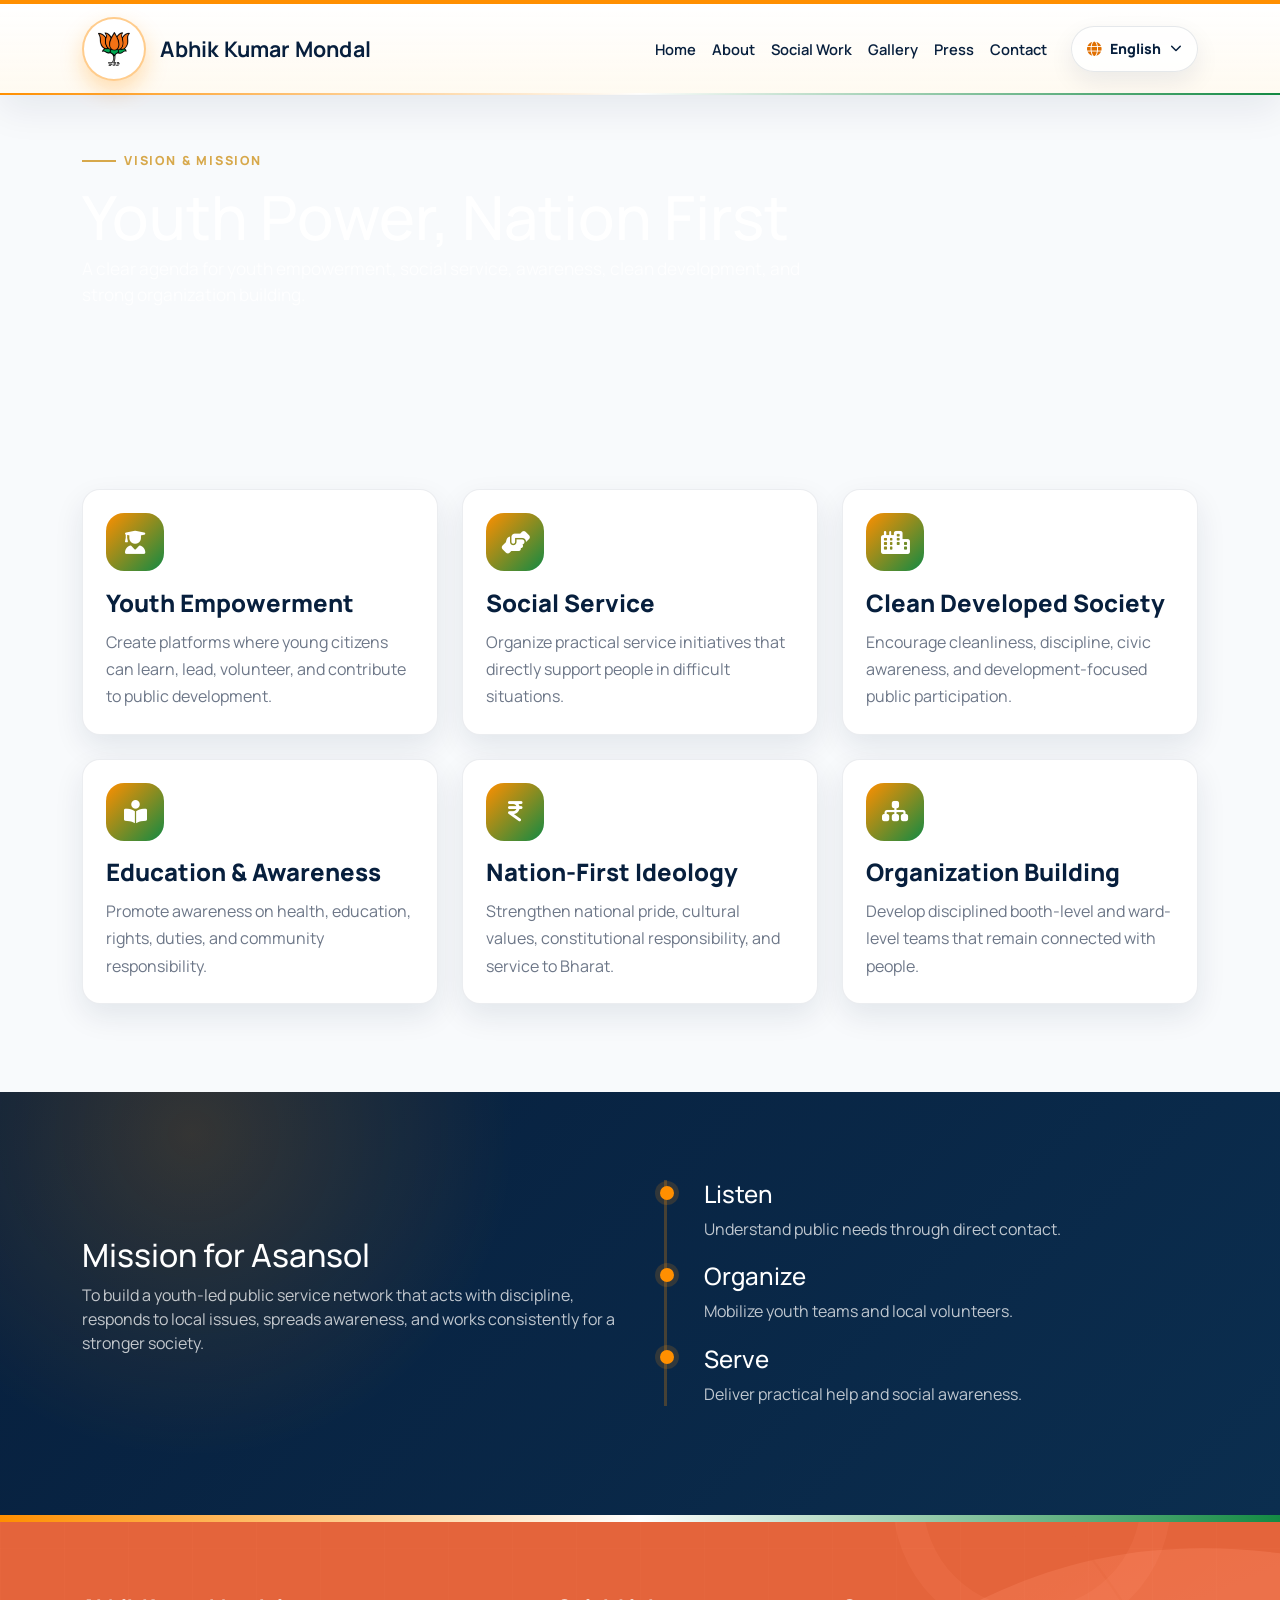
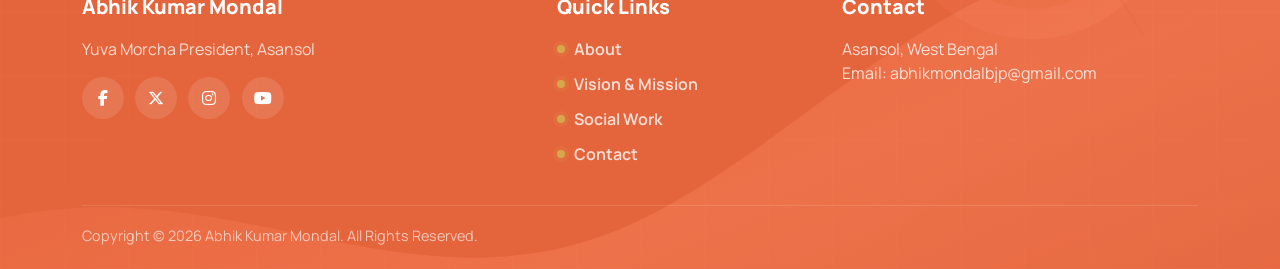
<file: vision.html>
<!doctype html><html lang="en"><head><meta charset="utf-8"><meta name="viewport" content="width=device-width, initial-scale=1"><title>Vision & Mission | Abhik Kumar Mondal</title><link rel="icon" type="image/webp" href="assets/images/logo-111.webp"><link rel="preconnect" href="https://fonts.googleapis.com"><link rel="preconnect" href="https://fonts.gstatic.com" crossorigin><link href="https://fonts.googleapis.com/css2?family=Manrope:wght@400;500;600;700;800&family=Merriweather:wght@700;900&display=swap" rel="stylesheet"><link href="https://cdn.jsdelivr.net/npm/bootstrap@5.3.3/dist/css/bootstrap.min.css" rel="stylesheet"><link href="https://cdnjs.cloudflare.com/ajax/libs/font-awesome/6.5.2/css/all.min.css" rel="stylesheet"><link href="assets/css/style.css" rel="stylesheet"></head><body>    <div class="site-loader" role="status" aria-live="polite" aria-label="Loading page"><div class="loader-emblem" aria-hidden="true"><span class="loader-logo loader-logo-main"><img src="assets/images/logo-111.webp" alt=""></span><span class="loader-logo loader-logo-yuva"><img src="assets/images/yobo-logo.jpg" alt=""></span></div><span class="loader-text">Loading</span></div>    <nav class="navbar navbar-expand-lg fixed-top site-navbar">
    <div class="container">
      <a class="navbar-brand brand-switch d-flex align-items-center gap-2" href="index.html">
        <span class="brand-mark">
          <img class="brand-logo brand-logo-main" src="assets/images/logo-111.webp" alt="BJP logo">
          <img class="brand-logo brand-logo-yuva" src="assets/images/yobo-logo.jpg" alt="Yuva Morcha logo">
        </span>
        <span class="brand-copy">
          <strong class="d-block">Abhik Kumar Mondal</strong>
          <span class="brand-role">Yuva Morcha President, Asansol</span>
        </span>
      </a>
      <div class="language-switcher ms-lg-3">
  <label class="visually-hidden" for="languageSelect">Select Language</label>
  <select id="languageSelect" class="language-native" aria-label="Select Language" tabindex="-1">
    <option value="en">English</option>
    <option value="bn">Bangla</option>
    <option value="hi">Hindi</option>
  </select>
  <button class="language-current" type="button" aria-haspopup="listbox" aria-expanded="false">
    <i class="fa-solid fa-globe"></i>
    <span>English</span>
    <i class="fa-solid fa-chevron-down"></i>
  </button>
  <div class="language-options" role="listbox" aria-label="Select Language">
    <button type="button" class="language-option active" data-lang="en" role="option" aria-selected="true">English</button>
    <button type="button" class="language-option" data-lang="bn" role="option" aria-selected="false">Bangla</button>
    <button type="button" class="language-option" data-lang="hi" role="option" aria-selected="false">Hindi</button>
  </div>
      </div>
      <button class="navbar-toggler" type="button" data-bs-toggle="collapse" data-bs-target="#mainNavbar" aria-controls="mainNavbar" aria-expanded="false" aria-label="Toggle navigation">
        <span class="navbar-toggler-icon"></span>
      </button>
      <div class="collapse navbar-collapse" id="mainNavbar">
        <ul class="navbar-nav ms-auto align-items-lg-center">
          <li class="nav-item"><a class="nav-link" href="index.html" data-i18n="nav.home">Home</a></li>
          <li class="nav-item"><a class="nav-link" href="about.html" data-i18n="nav.about">About</a></li>
          <li class="nav-item"><a class="nav-link" href="social-work.html" data-i18n="nav.social">Social Work</a></li>
          <li class="nav-item"><a class="nav-link" href="gallery.html" data-i18n="nav.gallery">Gallery</a></li>
          <li class="nav-item"><a class="nav-link" href="news.html" data-i18n="nav.news">Press</a></li>
          <li class="nav-item"><a class="nav-link" href="contact.html" data-i18n="nav.contact">Contact</a></li>
        </ul>
      </div>
    </div>
  </nav>  <header class="page-hero"><div class="container"><span class="eyebrow reveal">Vision & Mission</span><h1 class="mt-3 reveal">Youth Power, Nation First</h1><p class="reveal">A clear agenda for youth empowerment, social service, awareness, clean development, and strong organization building.</p></div></header>  <section class="section-padding"><div class="container"><div class="row g-4">    <div class="col-md-6 col-lg-4 reveal"><div class="premium-card"><div class="icon-box"><i class="fa-solid fa-user-graduate"></i></div><h4>Youth Empowerment</h4><p>Create platforms where young citizens can learn, lead, volunteer, and contribute to public development.</p></div></div>    <div class="col-md-6 col-lg-4 reveal"><div class="premium-card"><div class="icon-box"><i class="fa-solid fa-handshake-angle"></i></div><h4>Social Service</h4><p>Organize practical service initiatives that directly support people in difficult situations.</p></div></div>    <div class="col-md-6 col-lg-4 reveal"><div class="premium-card"><div class="icon-box"><i class="fa-solid fa-city"></i></div><h4>Clean Developed Society</h4><p>Encourage cleanliness, discipline, civic awareness, and development-focused public participation.</p></div></div>    <div class="col-md-6 col-lg-4 reveal"><div class="premium-card"><div class="icon-box"><i class="fa-solid fa-book-open-reader"></i></div><h4>Education & Awareness</h4><p>Promote awareness on health, education, rights, duties, and community responsibility.</p></div></div>    <div class="col-md-6 col-lg-4 reveal"><div class="premium-card"><div class="icon-box"><i class="fa-solid fa-indian-rupee-sign"></i></div><h4>Nation-First Ideology</h4><p>Strengthen national pride, cultural values, constitutional responsibility, and service to Bharat.</p></div></div>    <div class="col-md-6 col-lg-4 reveal"><div class="premium-card"><div class="icon-box"><i class="fa-solid fa-sitemap"></i></div><h4>Organization Building</h4><p>Develop disciplined booth-level and ward-level teams that remain connected with people.</p></div></div>  </div></div></section>  <section class="section-padding dark-band"><div class="container"><div class="row g-5 align-items-center"><div class="col-lg-6 reveal"><h2>Mission for Asansol</h2><p>To build a youth-led public service network that acts with discipline, responds to local issues, spreads awareness, and works consistently for a stronger society.</p></div><div class="col-lg-6 reveal"><div class="timeline"><div class="timeline-item"><h4>Listen</h4><p>Understand public needs through direct contact.</p></div><div class="timeline-item"><h4>Organize</h4><p>Mobilize youth teams and local volunteers.</p></div><div class="timeline-item"><h4>Serve</h4><p>Deliver practical help and social awareness.</p></div></div></div></div></div></section>  <footer class="site-footer"><div class="container"><div class="row g-4"><div class="col-lg-5"><h5>Abhik Kumar Mondal</h5><p>Yuva Morcha President, Asansol</p><div class="social-icons"><a href="#"><i class="fab fa-facebook-f"></i></a><a href="#"><i class="fab fa-x-twitter"></i></a><a href="#"><i class="fab fa-instagram"></i></a><a href="#"><i class="fab fa-youtube"></i></a></div></div><div class="col-lg-3"><h5>Quick Links</h5><div class="footer-links"><a href="about.html">About</a><a href="vision.html">Vision & Mission</a><a href="social-work.html">Social Work</a><a href="contact.html">Contact</a></div></div><div class="col-lg-4"><h5>Contact</h5><p>Asansol, West Bengal<br>Email: abhikmondalbjp@gmail.com</p></div></div><div class="copyright text-center">Copyright &copy; 2026 Abhik Kumar Mondal. All Rights Reserved.</div></div></footer>  <nav class="mobile-bottom-tabs" aria-label="Mobile quick navigation"><a href="index.html"><i class="fa-solid fa-house"></i><span>Home</span></a><a href="social-work.html"><i class="fa-solid fa-hand-holding-heart"></i><span>Social Work</span></a><a href="gallery.html"><i class="fa-solid fa-images"></i><span>Gallery</span></a><a href="news.html"><i class="fa-solid fa-newspaper"></i><span>Press</span></a></nav>  <script src="https://code.jquery.com/jquery-3.7.1.min.js"></script><script src="https://cdn.jsdelivr.net/npm/bootstrap@5.3.3/dist/js/bootstrap.bundle.min.js"></script><script src="assets/js/main.js"></script></body></html>
</file>
<file: assets/css/style.css>
:root {
  --saffron: #ff8f00;
  --saffron-dark: #e06f00;
  --green: #138a43;
  --green-dark: #0b5f31;
  --navy: #071f3d;
  --navy-soft: #12365f;
  --gold: #d7a84b;
  --cream: #fffaf0;
  --ink: #152033;
  --muted: #6d7788;
  --white: #ffffff;
  --shadow: 0 20px 55px rgba(7, 31, 61, 0.14);
  --shadow-soft: 0 12px 30px rgba(7, 31, 61, 0.09);
  --font-body: "Manrope", "Segoe UI", Arial, sans-serif;
  --font-heading: "Merriweather", Georgia, serif;
}

* {
  box-sizing: border-box;
}

html {
  scroll-behavior: smooth;
}

body {
  margin: 0;
  color: var(--ink);
  font-family: var(--font-body);
  background: #f8fafc;
  overflow-x: hidden;
}

body.loader-active {
  overflow: hidden;
}

a {
  color: inherit;
  text-decoration: none;
}

img {
  max-width: 100%;
  display: block;
}

.site-loader {
  position: fixed;
  inset: 0;
  z-index: 9999;
  display: grid;
  place-items: center;
  align-content: center;
  gap: 0.9rem;
  min-height: 100vh;
  background:
    radial-gradient(circle at 50% 42%, rgba(255, 143, 0, 0.16), transparent 28%),
    linear-gradient(135deg, #fffaf0 0%, #ffffff 46%, #eef8f2 100%);
  opacity: 1;
  visibility: visible;
  transition: opacity 0.45s ease, visibility 0.45s ease;
}

.site-loader.is-hidden {
  opacity: 0;
  visibility: hidden;
  pointer-events: none;
}

.loader-emblem {
  position: relative;
  width: 88px;
  height: 88px;
  display: grid;
  place-items: center;
  border-radius: 50%;
  background: #ffffff;
  border: 3px solid rgba(255, 143, 0, 0.28);
  box-shadow: 0 18px 42px rgba(7, 31, 61, 0.14);
}

.loader-emblem::before,
.loader-emblem::after {
  content: "";
  position: absolute;
  inset: -7px;
  border-radius: inherit;
  border: 3px solid transparent;
  border-top-color: var(--saffron);
  border-right-color: var(--green);
  animation: loaderSpin 1.35s linear infinite;
}

.loader-emblem::after {
  inset: -14px;
  border-top-color: rgba(7, 31, 61, 0.18);
  border-right-color: rgba(255, 143, 0, 0.34);
  animation-duration: 2s;
  animation-direction: reverse;
}

.loader-logo {
  position: absolute;
  display: grid;
  place-items: center;
  border-radius: 50%;
  background: #ffffff;
  overflow: hidden;
  padding: 8px;
}

.loader-logo-main {
  width: 58px;
  height: 58px;
  animation: loaderLogoMain 2.6s ease-in-out infinite;
}

.loader-logo-yuva {
  width: 70px;
  height: 70px;
  padding: 4px;
  animation: loaderLogoYuva 2.6s ease-in-out infinite;
}

.loader-logo img {
  width: 100%;
  height: 100%;
  object-fit: contain;
}

.loader-text {
  color: var(--navy);
  font-size: 0.72rem;
  font-weight: 800;
  letter-spacing: 1.4px;
  text-transform: uppercase;
}

@keyframes loaderSpin {
  to {
    transform: rotate(360deg);
  }
}

@keyframes loaderLogoMain {
  0%,
  42% {
    opacity: 1;
    filter: drop-shadow(0 0 0 rgba(255, 143, 0, 0));
    transform: scale(1);
  }
  22% {
    filter: drop-shadow(0 0 12px rgba(255, 143, 0, 0.52));
  }
  50%,
  100% {
    opacity: 0;
    filter: drop-shadow(0 0 0 rgba(255, 143, 0, 0));
    transform: scale(0.94);
  }
}

@keyframes loaderLogoYuva {
  0%,
  42% {
    opacity: 0;
    filter: drop-shadow(0 0 0 rgba(19, 138, 67, 0));
    transform: scale(0.94);
  }
  50%,
  100% {
    opacity: 1;
    filter: drop-shadow(0 0 0 rgba(19, 138, 67, 0));
    transform: scale(1);
  }
  72% {
    filter: drop-shadow(0 0 12px rgba(19, 138, 67, 0.5));
  }
}
.site-navbar {
  background: linear-gradient(180deg, rgba(255, 255, 255, 0.98), rgba(255, 250, 240, 0.94));
  border-top: 4px solid var(--saffron);
  border-bottom: 1px solid rgba(7, 31, 61, 0.08);
  backdrop-filter: blur(14px);
  box-shadow: 0 14px 38px rgba(7, 31, 61, 0.08);
}

.site-navbar .navbar-brand {
  order: 1;
  min-width: 0;
}

.site-navbar .language-switcher {
  order: 2;
  flex: 0 0 auto;
}

.site-navbar .navbar-toggler {
  order: 3;
}

.site-navbar .navbar-collapse {
  order: 4;
}

.site-navbar::after {
  content: "";
  position: absolute;
  left: 0;
  right: 0;
  bottom: -1px;
  height: 2px;
  background: linear-gradient(90deg, var(--saffron), rgba(255, 255, 255, 0.8), var(--green));
}
/* .navbar-brand span{
      width: 35px;
    height: 35px;
} */
.brand-mark {
  position: relative;
  width: 64px;
  height: 64px;
  display: grid;
  place-items: center;
  color: transparent;
  font-weight: 800;
  border-radius: 50%;
  background: var(--white);
  border: 2px solid rgba(255, 143, 0, 0.45);
  box-shadow: 0 10px 22px rgba(255, 143, 0, 0.28);
  overflow: hidden;
}

.brand-logo {
  position: absolute;
  inset: 0;
  margin: auto;
  object-fit: contain;
  transition: opacity 0.65s ease, transform 0.65s ease;
}

.brand-logo-main {
  width: 34px;
  height: 34px;
  opacity: 1;
  transform: scale(1) rotate(0deg);
}

.brand-logo-yuva {
  width: 54px;
  height: 54px;
  border-radius: 50%;
  opacity: 0;
  transform: scale(0.74) rotate(-7deg);
}

.brand-switch.show-yuva .brand-logo-main {
  opacity: 0;
  transform: scale(0.74) rotate(7deg);
}

.brand-switch.show-yuva .brand-logo-yuva {
  opacity: 1;
  transform: scale(1) rotate(0deg);
}

.navbar-brand strong {
  color: var(--navy);
  font-size: 1.34rem;
  letter-spacing: 0.2px;
}

.navbar-brand .brand-copy {
  display: block;
}

.brand-switch {
  column-gap: 0.9rem !important;
}

.navbar-brand .brand-role {
  display: block;
  color: var(--muted);
  font-size: 0.82rem;
  line-height: 1.2;
  max-height: 0;
  opacity: 0;
  overflow: hidden;
  transform: translateY(-4px);
  transition: opacity 0.45s ease, transform 0.45s ease, max-height 0.45s ease;
}

.brand-switch.show-yuva .brand-role {
  max-height: 1.5rem;
  opacity: 1;
  transform: translateY(0);
}

.navbar .nav-link {
  color: var(--navy);
  font-weight: 600;
  font-size: 0.92rem;
  padding: 0.75rem 0.65rem;
  position: relative;
  border-radius: 999px;
  transition: color 0.2s ease, background 0.2s ease;
}

.navbar .nav-link::after {
  content: "";
  position: absolute;
  left: 0.65rem;
  right: 0.65rem;
  bottom: 0.42rem;
  height: 2px;
  background: linear-gradient(90deg, var(--saffron), var(--green));
  transform: scaleX(0);
  transform-origin: left;
  transition: transform 0.2s ease;
}

.navbar .nav-link:hover,
.navbar .nav-link.active {
  color: var(--saffron-dark);
  /* background: rgba(255, 143, 0, 0.08); */
}

.navbar .nav-link:hover::after,
.navbar .nav-link.active::after {
  transform: scaleX(1);
}

.language-switcher {
  position: relative;
  display: inline-flex;
  width: fit-content;
  padding: 0;
  border: 1px solid rgba(7, 31, 61, 0.1);
  border-radius: 999px;
  background: rgba(255, 255, 255, 0.82);
  box-shadow: 0 10px 24px rgba(7, 31, 61, 0.08);
}

.language-native {
  position: absolute;
  inset: 0;
  width: 100%;
  height: 100%;
  opacity: 0;
  pointer-events: none;
}

.language-current {
  display: inline-flex;
  align-items: center;
  gap: 0.58rem;
  min-height: 44px;
  border: 0;
  border-radius: 999px;
  padding: 0.55rem 0.92rem;
  color: var(--navy);
  background: transparent;
  font-size: 0.88rem;
  font-weight: 850;
  line-height: 1;
}

.language-current i:first-child {
  display: inline-grid;
  place-items: center;
  color: var(--saffron-dark);
  font-size: 0.9rem;
}

.language-current i:last-child {
  color: var(--navy);
  font-size: 0.72rem;
  transition: transform 0.2s ease;
}

.language-switcher.open .language-current i:last-child {
  transform: rotate(180deg);
}

.language-options {
  position: absolute;
  top: calc(100% + 0.55rem);
  right: 0;
  z-index: 50;
  min-width: 168px;
  display: grid;
  gap: 0.28rem;
  border: 1px solid rgba(7, 31, 61, 0.1);
  border-radius: 18px;
  padding: 0.45rem;
  background: rgba(255, 255, 255, 0.96);
  box-shadow: 0 22px 52px rgba(7, 31, 61, 0.16);
  opacity: 0;
  visibility: hidden;
  transform: translateY(-6px);
  transition: opacity 0.18s ease, transform 0.18s ease, visibility 0.18s ease;
}

.language-switcher.open .language-options {
  opacity: 1;
  visibility: visible;
  transform: translateY(0);
}

.language-option {
  display: flex;
  align-items: center;
  justify-content: space-between;
  border: 0;
  border-radius: 999px;
  padding: 0.68rem 0.82rem;
  color: var(--navy);
  background: transparent;
  font-size: 0.82rem;
  font-weight: 800;
  text-align: left;
}

.language-option::after {
  content: "\f00c";
  color: var(--saffron-dark);
  font-family: "Font Awesome 6 Free";
  font-size: 0.72rem;
  font-weight: 900;
  opacity: 0;
}

.language-option:hover,
.language-option.active {
  background: rgba(255, 143, 0, 0.11);
}

.language-option.active::after {
  opacity: 1;
}

.navbar-drawer-social {
  display: none;
}

.btn-premium {
  border: 0;
  color: var(--white);
  font-weight: 700;
  border-radius: 999px;
  padding: 0.82rem 1.35rem;
  background: linear-gradient(135deg, var(--saffron), var(--saffron-dark));
  box-shadow: 0 13px 30px rgba(224, 111, 0, 0.28);
  transition: transform 0.2s ease, box-shadow 0.2s ease;
}

.btn-premium:hover {
  color: var(--white);
  transform: translateY(-2px);
  box-shadow: 0 18px 38px rgba(224, 111, 0, 0.34);
}

.btn-outline-premium {
  color: var(--navy);
  font-weight: 700;
  border: 1px solid rgba(7, 31, 61, 0.18);
  border-radius: 999px;
  padding: 0.8rem 1.35rem;
  background: rgba(255, 255, 255, 0.86);
  transition: all 0.2s ease;
}

.btn-outline-premium:hover {
  color: var(--white);
  border-color: var(--green);
  background: var(--green);
  transform: translateY(-2px);
}

.hero .btn-outline-premium {
  color: var(--white);
  border-color: rgba(255, 255, 255, 0.58);
  background: rgba(255, 255, 255, 0.12);
  backdrop-filter: blur(8px);
}

.hero .btn-outline-premium:hover {
  color: var(--navy);
  border-color: var(--white);
  background: var(--white);
}

.hero {
  position: relative;
  min-height: 92vh;
  display: block;
  padding: 0;
  color: var(--white);
  background: var(--navy);
  overflow: hidden;
}

.hero::after {
  content: "";
  position: absolute;
  left: 0;
  right: 0;
  bottom: 0;
  height: 8px;
  background: linear-gradient(90deg, var(--saffron) 0 33%, var(--white) 33% 66%, var(--green) 66% 100%);
}

.hero-banner-slider,
.hero-banner-slider .slick-list,
.hero-banner-slider .slick-track,
.hero-banner-slider .slick-slide,
.hero-banner-slider .slick-slide > div {
  min-height: 92vh;
}

.hero-slide {
  position: relative;
  min-height: 92vh;
  display: flex;
  align-items: center;
  padding: 8.4rem 0 5.6rem;
  background-position: center;
  background-size: cover;
  background-repeat: no-repeat;
}

.hero-overlay {
  position: absolute;
  inset: 0;
  background:
    linear-gradient(90deg, rgba(2, 9, 20, 0.9) 0%, rgba(4, 18, 36, 0.66) 42%, rgba(4, 12, 24, 0.48) 72%, rgba(4, 12, 24, 0.82) 100%),
    radial-gradient(circle at 22% 48%, rgba(255, 143, 0, 0.18), transparent 34%),
    linear-gradient(0deg, rgba(0, 0, 0, 0.58), rgba(0, 0, 0, 0.08) 45%, rgba(0, 0, 0, 0.42));
  pointer-events: none;
}

.hero-slide .container {
  position: relative;
  z-index: 2;
}

.hero-content {
  position: relative;
  width: min(600px, 100%);
  margin-left: 0;
  margin-right: auto;
  text-align: left;
  padding-left: 1.35rem;
}

.hero-content::before {
  content: "";
  position: absolute;
  left: 0;
  top: 0.25rem;
  bottom: 0.35rem;
  width: 4px;
  border-radius: 999px;
  background: linear-gradient(180deg, var(--saffron), var(--gold), var(--green));
  box-shadow: 0 0 28px rgba(255, 143, 0, 0.34);
}

.eyebrow,
.journey-label {
  display: inline-flex;
  align-items: center;
  gap: 0.5rem;
  color: var(--section-label-color, var(--gold));
  font-family: var(--font-body);
  font-weight: 800;
  text-transform: uppercase;
  letter-spacing: 1.8px;
  font-size: 0.78rem;
}

.eyebrow::before,
.journey-label::before {
  content: "";
  width: 34px;
  height: 2px;
  background: currentColor;
}

.hero h1,
.page-hero h1 {
  /* font-family: var(--font-heading); */
  /* font-weight: 800; */
  line-height: 1.02;
      color: #fff;
}

.hero h1 {
  font-size: clamp(2.05rem, 4.1vw, 3.85rem);
  margin: 0.95rem 0 0.6rem;
  text-transform: capitalize;
  font-weight: 800;
  text-shadow: 0 14px 34px rgba(0, 0, 0, 0.38);
}

.hero-subtitle {
  display: inline-flex;
  width: fit-content;
  color: rgba(255, 255, 255, 0.88);
  border: 1px solid rgba(255, 255, 255, 0.18);
  border-radius: 999px;
  padding: 0.42rem 0.82rem;
  font-size: clamp(0.84rem, 1.2vw, 0.98rem);
  font-weight: 700;
  margin-bottom: 0.85rem;
  background: rgba(255, 255, 255, 0.1);
  backdrop-filter: blur(10px);
}

.hero h2 {
  color: #ff835c;
  font-family: var(--font-heading);
  font-size: clamp(1.2rem, 2vw, 1.9rem);
  font-weight: 700;
  line-height: 1.12;
  margin-bottom: 0.9rem;
  text-transform: capitalize;
}

.hero-intro {
  max-width: 560px;
  margin-left: 0;
  margin-right: auto;
  color: rgba(255, 255, 255, 0.84);
  font-size: 0.98rem;
  line-height: 1.65;
  margin-bottom: 1.45rem;
}

.leadership-kicker {
  display: inline-flex;
  align-items: center;
  gap: 0.7rem;
  padding: 0.55rem 0.85rem;
  color: var(--navy);
  font-size: 0.78rem;
  font-weight: 800;
  letter-spacing: 1px;
  text-transform: uppercase;
  border-radius: 999px;
  background: rgba(255, 255, 255, 0.92);
  box-shadow: 0 12px 28px rgba(0, 0, 0, 0.16);
}

.leadership-kicker img {
  width: 28px;
  height: 28px;
}

.hero-photo {
  aspect-ratio: 4 / 5;
  width: 100%;
  height: auto;
  object-fit: cover;
  border-radius: 22px;
  background: var(--cream);
}

.banner-slider,
.banner-slider .slick-list,
.banner-slider .slick-track {
  border-radius: 0;
}

.banner-slider {
  overflow: visible;
}

.banner-slider .slick-slide {
  line-height: 0;
}

.hero-banner-slider .slick-slide {
  line-height: normal;
}

.banner-slider .slick-dots {
  right: 48px;
  bottom: 34px;
  width: auto;
  z-index: 8;
}

.banner-slider .slick-dots li {
  width: 10px;
  height: 10px;
  margin: 0 4px;
}

.banner-slider .slick-dots li button {
  width: 10px;
  height: 10px;
  padding: 0;
}

.banner-slider .slick-dots li button::before {
  width: 10px;
  height: 10px;
  color: transparent;
  opacity: 1;
  border-radius: 50%;
  background: rgba(255, 255, 255, 0.86);
  box-shadow: 0 2px 8px rgba(0, 0, 0, 0.24);
  content: "";
}

.banner-slider .slick-dots li.slick-active button::before {
  background: #ff835c;
  transform: scale(1.35);
}

.banner-slider .slick-prev,
.banner-slider .slick-next {
  z-index: 5;
  width: 42px;
  height: 42px;
  border-radius: 50%;
  border: 1px solid rgba(255, 255, 255, 0.18);
  background: rgba(7, 31, 61, 0.58);
  box-shadow: 0 16px 32px rgba(0, 0, 0, 0.18);
  backdrop-filter: blur(12px);
  transition: background 0.2s ease, transform 0.2s ease;
}

.banner-slider .slick-prev {
  left: 28px;
}

.banner-slider .slick-next {
  right: 28px;
}

.banner-slider .slick-prev:hover,
.banner-slider .slick-next:hover {
  background: var(--saffron);
  transform: scale(1.04);
}

.banner-slider .slick-prev::before,
.banner-slider .slick-next::before {
  font-family: "Font Awesome 6 Free";
  font-weight: 900;
  font-size: 16px;
  opacity: 1;
}

.banner-slider .slick-prev::before {
  content: "\f053";
}

.banner-slider .slick-next::before {
  content: "\f054";
}

.action-strip {
  margin-top: 2rem;
  display: grid;
  grid-template-columns: repeat(3, minmax(0, 1fr));
  gap: 0.9rem;
  max-width: 620px;
}

.action-pill {
  display: flex;
  align-items: center;
  gap: 0.8rem;
  color: var(--white);
  border: 1px solid rgba(255, 255, 255, 0.18);
  border-radius: 18px;
  padding: 0.95rem;
  background: rgba(255, 255, 255, 0.1);
  backdrop-filter: blur(14px);
}

.action-pill i {
  width: 42px;
  height: 42px;
  display: grid;
  place-items: center;
  color: var(--navy);
  border-radius: 50%;
  background: var(--gold);
}

.action-pill strong {
  display: block;
  font-size: 1.08rem;
}

.impact-row {
  margin-top: -3.2rem;
  position: relative;
  z-index: 4;
}

.impact-box {
  border: 1px solid rgba(7, 31, 61, 0.08);
  border-radius: 22px;
  padding: 1.35rem;
  background: var(--white);
  box-shadow: var(--shadow);
}

.impact-box strong {
  display: block;
  color: var(--saffron-dark);
  font-size: clamp(1.7rem, 3vw, 2.5rem);
  line-height: 1;
}

.impact-box span {
  color: var(--navy);
  font-weight: 700;
}

.section-padding {
  padding: 5.5rem 0;
}

.section-title {
  max-width: 780px;
  margin: 0 auto 2.7rem;
  text-align: center;
}

.section-title h2 {
  color: var(--navy);
  font-family: var(--font-heading);
  font-weight: 800;
  font-size: clamp(2.1rem, 4vw, 3.1rem);
  margin-bottom: 0.75rem;
}

.section-title p,
.lead-muted {
  color: var(--muted);
  line-height: 1.75;
}

.premium-card {
  height: 100%;
  border: 1px solid rgba(7, 31, 61, 0.08);
  border-radius: 18px;
  padding: 1.45rem;
  background: var(--white);
  box-shadow: var(--shadow-soft);
  transition: transform 0.22s ease, box-shadow 0.22s ease, border-color 0.22s ease;
}

.premium-card:hover {
  transform: translateY(-7px);
  border-color: rgba(255, 143, 0, 0.34);
  box-shadow: var(--shadow);
}

.icon-box {
  width: 58px;
  height: 58px;
  display: grid;
  place-items: center;
  color: var(--white);
  border-radius: 18px;
  font-size: 1.45rem;
  margin-bottom: 1.1rem;
  background: linear-gradient(135deg, var(--saffron), var(--green));
}

.premium-card h3,
.premium-card h4 {
  color: var(--navy);
  font-weight: 800;
  margin-bottom: 0.7rem;
}

.premium-card p {
  color: var(--muted);
  line-height: 1.7;
  margin-bottom: 0;
}

.band {
  background:
    linear-gradient(135deg, rgba(255, 143, 0, 0.08), transparent 36%),
    linear-gradient(315deg, rgba(19, 138, 67, 0.09), transparent 36%),
    var(--white);
}

.about-premium-section {
  position: relative;
  overflow: hidden;
}

.about-premium-section::before {
  content: none;
}

.about-premium-section::after {
  content: none;
}

.about-premium-section .container {
  position: relative;
  z-index: 1;
}

.about-image-wrap {
  position: relative;
  max-width: 570px;
  padding: 1.15rem;
  border-radius: 24px;
  background:
    linear-gradient(var(--white), var(--white)) padding-box,
    linear-gradient(135deg, var(--saffron), var(--gold), var(--green)) border-box;
  border: 2px solid transparent;
  box-shadow: 0 30px 80px rgba(7, 31, 61, 0.16);
}

.about-image-wrap::before {
  content: none;
  position: absolute;
  inset: 2rem -1.15rem -1.15rem 2rem;
  border-radius: 30px;
  background: linear-gradient(135deg, rgba(255, 143, 0, 0.18), rgba(19, 138, 67, 0.18));
  z-index: -1;
}

.about-image-slider {
  position: relative;
  width: 100%;
  aspect-ratio: 5 / 4;
  border-radius: 18px;
  overflow: hidden;
  background: var(--cream);
}

.about-main-img {
  position: absolute;
  inset: 0;
  width: 100%;
  height: 100%;
  object-fit: cover;
  filter: saturate(1.06) contrast(1.02);
  opacity: 0;
  transform: scale(1.04);
  transition: opacity 0.8s ease, transform 1.2s ease;
}

.about-main-img.active {
  opacity: 1;
  transform: scale(1);
}

.about-logo-card,
.about-experience-card {
  position: absolute;
  color: var(--navy);
  border: 1px solid rgba(7, 31, 61, 0.08);
  background: rgba(255, 255, 255, 0.94);
  box-shadow: var(--shadow-soft);
  backdrop-filter: blur(12px);
}

.about-logo-card {
  left: -18px;
  top: 34px;
  display: flex;
  align-items: center;
  gap: 0.8rem;
  border-radius: 18px;
  padding: 0.7rem 1rem;
  z-index: 2;
}

.about-logo-card img {
  width: 46px;
  height: 46px;
  border-radius: 50%;
  object-fit: cover;
  background: var(--white);
}

.about-logo-card strong,
.about-logo-card span {
  display: block;
}

.about-logo-card strong {
  font-weight: 800;
}

.about-logo-card span {
  color: var(--green);
  font-weight: 700;
  font-size: 0.86rem;
}

.about-experience-card {
  right: -22px;
  bottom: 30px;
  width: min(250px, 74%);
  border-radius: 18px;
  padding: 1.1rem;
  z-index: 2;
}

.about-experience-card strong {
  display: block;
  color: var(--saffron-dark);
  font-size: 1.18rem;
  font-weight: 800;
  margin-bottom: 0.3rem;
}

.about-experience-card span {
  color: var(--muted);
  font-size: 0.9rem;
  line-height: 1.55;
}

.about-content-card {
  border: 1px solid rgba(7, 31, 61, 0.08);
  border-radius: 22px;
  padding: clamp(1.5rem, 3vw, 2.5rem);
  background:
    linear-gradient(135deg, rgba(255, 255, 255, 0.96), rgba(248, 250, 252, 0.9)),
    linear-gradient(135deg, rgba(255, 143, 0, 0.08), rgba(19, 138, 67, 0.08));
  box-shadow: 0 22px 60px rgba(7, 31, 61, 0.1);
  backdrop-filter: blur(12px);
}

.about-content-card h2 {
  color: var(--navy);
  font-family: var(--font-heading);
  font-size: clamp(1.8rem, 3vw, 2.6rem);
  font-weight: 800;
  line-height: 1.2;
}

.about-points {
  display: grid;
  gap: 0.8rem;
  margin: 1.35rem 0;
}

.about-points div {
  display: flex;
  gap: 0.7rem;
  align-items: flex-start;
  color: var(--navy);
  font-weight: 700;
}

.about-points i {
  color: var(--green);
  margin-top: 0.2rem;
}

.about-mini-stats {
  display: grid;
  grid-template-columns: repeat(3, minmax(0, 1fr));
  gap: 0.8rem;
  margin-top: 1.5rem;
}

.about-mini-stats div {
  border-radius: 16px;
  padding: 1rem 0.8rem;
  background: linear-gradient(135deg, rgba(255, 143, 0, 0.1), rgba(19, 138, 67, 0.09));
  border: 1px solid rgba(7, 31, 61, 0.08);
}

.about-mini-stats strong,
.about-mini-stats span {
  display: block;
}

.about-mini-stats strong {
  color: var(--saffron-dark);
  font-size: 1.22rem;
  font-weight: 800;
}

.about-mini-stats span {
  color: var(--muted);
  font-size: 0.82rem;
  font-weight: 700;
  line-height: 1.35;
}

.journey-section {
  position: relative;
  overflow: hidden;
  background:
    linear-gradient(180deg, #fff7ed, #ffffff 42%, #f3f7fb);
}

.journey-section::before {
  content: "";
  position: absolute;
  inset: 0;
  background:
    radial-gradient(circle at 10% 10%, rgba(255, 143, 0, 0.14), transparent 26%),
    radial-gradient(circle at 92% 90%, rgba(19, 138, 67, 0.1), transparent 28%);
  pointer-events: none;
}

.journey-section::after {
  content: "";
  position: absolute;
  inset: auto 0 0;
  height: 7px;
  background: linear-gradient(90deg, var(--saffron), var(--white), var(--green));
}

.journey-section .container {
  position: relative;
  z-index: 1;
}

.journey-header {
  display: flex;
  align-items: center;
  justify-content: space-between;
  gap: 1.5rem;
  max-width: 980px;
  margin: 0 auto 3rem;
  text-align: center;
}

.journey-label::after {
  display: none;
}

.journey-header h2 {
  color: var(--navy);
  font-family: var(--font-heading);
  font-size: clamp(2.1rem, 4vw, 3.1rem);
  font-weight: 800;
  margin: 1rem 0 0.75rem;
}

.journey-header p {
  max-width: 760px;
  margin: 0 auto;
  color: var(--muted);
  line-height: 1.75;
}

.journey-controls {
  display: flex;
  gap: 0.75rem;
  position: absolute;
  right: 0;
  top: 0;
}

.journey-controls button {
  width: 46px;
  height: 46px;
  display: grid;
  place-items: center;
  color: #ff744e;
  border: 1px solid rgba(255, 112, 67, 0.28);
  border-radius: 50%;
  background: rgba(255, 255, 255, 0.82);
  box-shadow: 0 12px 28px rgba(7, 31, 61, 0.08);
  backdrop-filter: blur(12px);
  transition: all 0.2s ease;
}

.journey-controls button:hover {
  color: var(--white);
  border-color: #ff744e;
  background: #ff744e;
  transform: translateY(-2px);
}

.journey-year-nav {
  position: relative;
  display: grid;
  grid-template-columns: repeat(6, minmax(0, 1fr));
  gap: 1rem;
  max-width: 1120px;
  margin: 0 auto;
  padding: 1.8rem 1.25rem 3rem;
  border: 1px solid rgba(255, 112, 67, 0.12);
  border-radius: 22px;
  background: rgba(255, 255, 255, 0.78);
  box-shadow: 0 24px 70px rgba(7, 31, 61, 0.09);
  backdrop-filter: blur(14px);
  margin-bottom: 50px;
}

.journey-year-nav::before {
  content: "";
  position: absolute;
  left: 9%;
  right: 9%;
  top: 66px;
  height: 2px;
  background: linear-gradient(90deg, rgba(255, 112, 67, 0.2), rgba(215, 168, 75, 0.65), rgba(19, 138, 67, 0.2));
}

.journey-year-nav button {
  position: relative;
  z-index: 1;
  display: grid;
  justify-items: center;
  gap: 1rem;
  color: #7f8793;
  border: 0;
  background: transparent;
  font-size: 1.02rem;
  font-weight: 650;
  transition: color 0.2s ease, transform 0.2s ease;
}

.journey-year-nav button span {
  width: 14px;
  height: 14px;
  display: block;
  border-radius: 50%;
  background: #c7c9ce;
  box-shadow: 0 0 0 8px rgba(255, 255, 255, 0.92);
  transition: all 0.2s ease;
}

.journey-year-nav button.active,
.journey-year-nav button:hover {
  color: #ff744e;
  transform: translateY(-2px);
}

.journey-year-nav button.active span,
.journey-year-nav button:hover span {
  width: 18px;
  height: 18px;
  background: #ff744e;
  box-shadow: 0 0 0 9px rgba(255, 112, 67, 0.15), 0 10px 22px rgba(255, 112, 67, 0.3);
}

.journey-display {
  position: relative;
  display: grid;
  grid-template-columns: 1.05fr 1fr;
  min-height: 430px;
  max-width: 1180px;
  margin: 0 auto;
  border: 1px solid rgba(7, 31, 61, 0.08);
  border-radius: 24px;
  overflow: hidden;
  background:
    linear-gradient(var(--white), var(--white)) padding-box,
    linear-gradient(135deg, rgba(255, 112, 67, 0.62), rgba(215, 168, 75, 0.36), rgba(19, 138, 67, 0.45)) border-box;
  border: 1px solid transparent;
  box-shadow: 0 34px 90px rgba(7, 31, 61, 0.14);
}

.journey-display::before {
  content: "";
  position: absolute;
  inset: 14px;
  border: 1px solid rgba(255, 255, 255, 0.28);
  border-radius: 22px;
  pointer-events: none;
  z-index: 2;
}

.journey-image-panel {
  position: relative;
  overflow: hidden;
  background: var(--navy);
}

.journey-image-panel::after {
  content: "";
  position: absolute;
  inset: 0;
  background: linear-gradient(90deg, rgba(7, 31, 61, 0.06), rgba(7, 31, 61, 0));
}

.journey-image-panel img {
  width: 100%;
  height: 100%;
  min-height: 430px;
  object-fit: cover;
  transition: opacity 0.18s ease, transform 0.35s ease;
}

.journey-display:hover .journey-image-panel img {
  transform: scale(1.04);
}

.journey-content-panel {
  position: relative;
  display: flex;
  flex-direction: column;
  justify-content: center;
  padding: clamp(1.6rem, 4vw, 3.5rem);
  background:
    radial-gradient(circle at 100% 0, rgba(255, 112, 67, 0.16), transparent 30%),
    radial-gradient(circle at 0 100%, rgba(19, 138, 67, 0.1), transparent 28%),
    linear-gradient(135deg, rgba(255, 255, 255, 0.98), rgba(248, 250, 252, 0.96));
}

.journey-year-badge {
  position: absolute;
  top: 0;
  right: 0;
  color: var(--white);
  font-size: 1.6rem;
  font-weight: 900;
  padding: 1rem 1.35rem;
  background: linear-gradient(135deg, #ff744e, var(--saffron));
  box-shadow: 0 16px 34px rgba(255, 112, 67, 0.24);
}

.journey-content-panel span {
  color: #ff744e;
  font-size: 0.78rem;
  font-weight: 750;
  letter-spacing: 1.5px;
  text-transform: uppercase;
  margin-bottom: 0.65rem;
}

.journey-content-panel h3 {
  color: var(--navy);
  font-family: var(--font-heading);
  font-size: clamp(1.55rem, 3vw, 2.55rem);
  font-weight: 800;
  line-height: 1.2;
  margin-bottom: 0.8rem;
}

.journey-content-panel p {
  color: var(--ink);
  font-size: 1.02rem;
  line-height: 1.75;
  font-weight: 400;
  margin-bottom: 1.5rem;
}

.journey-actions {
  display: flex;
  flex-wrap: wrap;
  gap: 0.85rem;
}

.journey-actions a {
  display: inline-flex;
  align-items: center;
  justify-content: center;
  color: var(--navy);
  border: 1px solid rgba(7, 31, 61, 0.14);
  border-radius: 999px;
  padding: 0.72rem 1.1rem;
  font-weight: 800;
  background: var(--white);
  transition: all 0.2s ease;
}

.journey-actions a:hover {
  color: var(--white);
  border-color: #ff744e;
  background: #ff744e;
  transform: translateY(-2px);
}

.dark-band {
  color: var(--white);
  background:
    radial-gradient(circle at 15% 10%, rgba(255, 143, 0, 0.18), transparent 28%),
    linear-gradient(135deg, var(--navy), #0b2e4f);
}

.dark-band .section-title h2,
.dark-band h3,
.dark-band h4 {
  color: var(--white);
}

.dark-band .section-title p,
.dark-band p {
  color: rgba(255, 255, 255, 0.74);
}

.dark-band .premium-card h3,
.dark-band .premium-card h4 {
  color: var(--navy);
}

.dark-band .premium-card p {
  color: var(--muted);
}

.social-premium-section {
  --section-label-color: #ffd166;
  position: relative;
  overflow: hidden;
  color: var(--white);
  background: #e4643b;
}

.social-premium-section::before {
  content: "";
  position: absolute;
  inset: 0;
  background:
    linear-gradient(135deg, rgba(228, 100, 59, 0.92), rgba(228, 100, 59, 0.5)),
    url("../images/hero-bg.svg") center/cover no-repeat;
  background-blend-mode: color, normal;
  opacity: 0.62;
  pointer-events: none;
}

.social-premium-section .container {
  position: relative;
  z-index: 1;
}

.social-premium-section .section-title h2 {
  color: var(--white);
  font-size: clamp(1.55rem, 2.8vw, 2.3rem);
}

.social-premium-section .section-title p {
  color: rgba(255, 255, 255, 0.72);
  font-size: 0.92rem;
  line-height: 1.62;
}

.social-feature-card {
  position: relative;
  min-height: 100%;
  overflow: hidden;
  border: 1px solid rgba(255, 255, 255, 0.18);
  border-radius: 22px;
  background: rgba(255, 255, 255, 0.08);
  box-shadow: 0 26px 78px rgba(0, 0, 0, 0.26);
}

.social-feature-card img {
  width: 100%;
  height: 100%;
  min-height: 560px;
  object-fit: cover;
  filter: saturate(1.08) contrast(1.04);
  transition: transform 0.45s ease;
}

.social-feature-card:hover img {
  transform: scale(1.05);
}

.social-feature-overlay {
  position: absolute;
  inset: 0;
  display: flex;
  flex-direction: column;
  justify-content: flex-end;
  padding: 2rem;
  background:
    linear-gradient(180deg, rgba(6, 26, 51, 0.08), rgba(6, 26, 51, 0.42) 38%, rgba(6, 26, 51, 0.96)),
    linear-gradient(90deg, rgba(255, 143, 0, 0.16), transparent);
}

.social-feature-overlay span {
  width: fit-content;
  display: inline-flex;
  color: var(--navy);
  font-size: 0.76rem;
  font-weight: 800;
  letter-spacing: 1.2px;
  text-transform: uppercase;
  border-radius: 999px;
  padding: 0.45rem 0.8rem;
  background: var(--gold);
  margin-bottom: 0.9rem;
}

.social-feature-overlay h3 {
  color: var(--white);
  font-family: var(--font-heading);
  font-size: clamp(1.35rem, 2.45vw, 2rem);
  font-weight: 800;
  line-height: 1.18;
  margin-bottom: 0.8rem;
}

.social-feature-overlay p {
  color: rgba(255, 255, 255, 0.76);
  font-size: 0.92rem;
  line-height: 1.6;
  margin-bottom: 1.4rem;
}

.social-service-card {
  position: relative;
  height: 100%;
  overflow: hidden;
  border: 1px solid rgba(255, 255, 255, 0.13);
  border-radius: 18px;
  padding: 1.35rem;
  background: rgba(255, 255, 255, 0.105);
  box-shadow: 0 18px 48px rgba(0, 0, 0, 0.17);
  backdrop-filter: blur(14px);
  transition: transform 0.24s ease, border-color 0.24s ease, background 0.24s ease;
}

.social-service-card::before {
  content: "";
  position: absolute;
  inset: 0;
  background: linear-gradient(135deg, rgba(255, 143, 0, 0.18), transparent 45%, rgba(19, 138, 67, 0.14));
  opacity: 0;
  transition: opacity 0.24s ease;
}

.social-service-card:hover {
  transform: translateY(-7px);
  border-color: rgba(215, 168, 75, 0.52);
  background: rgba(255, 255, 255, 0.13);
}

.social-service-card:hover::before {
  opacity: 1;
}

.social-icon,
.social-service-card h4,
.social-service-card p {
  position: relative;
  z-index: 1;
}

.social-icon {
 width: 54px;
    height: 54px;
    display: grid;
    place-items: center;
    color: #fe7304;
    border-radius: 16px;
    font-size: 1.25rem;
    background: linear-gradient(135deg, #ffffff, #e77652);
    box-shadow: 0 12px 26px rgba(255, 143, 0, 0.22);
    margin-bottom: 1rem;
}

.social-service-card h4 {
  color: var(--white);
  font-weight: 600;
  font-size: 1.08rem;
  margin-bottom: 0.65rem;
}

.social-service-card p {
  color: rgba(255, 255, 255, 0.7);
  font-size: 0.9rem;
  line-height: 1.56;
  margin-bottom: 0;
}

.social-work-hero {
  position: relative;
  overflow: hidden;
  min-height: 760px;
  padding: 8.8rem 0 4.2rem;
  color: var(--white);
  background:
    linear-gradient(115deg, rgba(7, 31, 61, 0.96) 0%, rgba(7, 31, 61, 0.9) 45%, rgba(228, 100, 59, 0.86) 100%),
    url("../images/hero-bg.svg") center/cover no-repeat;
}

.social-work-hero::after {
  content: "";
  position: absolute;
  left: 0;
  right: 0;
  bottom: 0;
  height: 7px;
  background: linear-gradient(90deg, var(--saffron), var(--white), var(--green));
}

.social-work-hero .container {
  position: relative;
  z-index: 1;
}

.social-work-hero-grid {
  display: grid;
  grid-template-columns: minmax(0, 0.92fr) minmax(360px, 0.78fr);
  gap: clamp(2rem, 5vw, 4.5rem);
  align-items: center;
}

.social-work-hero-copy h1 {
  max-width: 760px;
  font-family: var(--font-heading);
  font-size: clamp(1.9rem, 3.7vw, 3.45rem);
  font-weight: 700;
  line-height: 1.08;
  margin: 0.85rem 0 0.9rem;
}

.social-work-hero-copy p {
  max-width: 600px;
  color: rgba(255, 255, 255, 0.78);
  font-size: clamp(0.9rem, 1.25vw, 1rem);
  line-height: 1.65;
  margin-bottom: 1.35rem;
}

.social-work-hero-actions {
  display: flex;
  flex-wrap: wrap;
  gap: 0.85rem;
}

.social-work-hero .btn-outline-premium {
  color: var(--white);
  border-color: rgba(255, 255, 255, 0.42);
  background: rgba(255, 255, 255, 0.1);
  backdrop-filter: blur(12px);
}

.social-work-hero .btn-outline-premium:hover {
  color: var(--navy);
  border-color: var(--white);
  background: var(--white);
}

.social-work-hero .btn {
  padding: 0.78rem 1.35rem;
  font-size: 0.9rem;
}

.social-work-visual {
  position: relative;
  padding: 1rem;
  border: 1px solid rgba(255, 255, 255, 0.16);
  border-radius: 30px;
  background: rgba(255, 255, 255, 0.1);
  box-shadow: 0 28px 80px rgba(0, 0, 0, 0.26);
  backdrop-filter: blur(14px);
}

.social-work-visual img {
  width: 100%;
  aspect-ratio: 4 / 5;
  object-fit: cover;
  border-radius: 22px;
}

.social-work-badge {
  position: absolute;
  left: -24px;
  bottom: 34px;
  display: flex;
  align-items: center;
  gap: 0.85rem;
  width: min(320px, 86%);
  padding: 0.95rem 1rem;
  color: var(--navy);
  border-radius: 20px;
  background: rgba(255, 255, 255, 0.94);
  box-shadow: var(--shadow);
}

.social-work-badge i {
  width: 48px;
  height: 48px;
  display: grid;
  place-items: center;
  flex: 0 0 48px;
  color: var(--white);
  border-radius: 16px;
  background: linear-gradient(135deg, var(--saffron), var(--green));
}

.social-work-badge strong,
.social-work-badge span {
  display: block;
}

.social-work-badge strong {
  font-weight: 800;
}

.social-work-badge span {
  color: var(--muted);
  font-size: 0.88rem;
  line-height: 1.45;
}

.social-work-stats {
  display: grid;
  grid-template-columns: repeat(3, minmax(0, 1fr));
  gap: 1rem;
  margin-top: 3rem;
}

.social-work-stats div {
  border: 1px solid rgba(255, 255, 255, 0.16);
  border-radius: 22px;
  padding: 1.25rem;
  background: rgba(255, 255, 255, 0.1);
  box-shadow: 0 16px 42px rgba(0, 0, 0, 0.15);
  backdrop-filter: blur(14px);
}

.social-work-stats strong,
.social-work-stats span {
  display: block;
}

.social-work-stats strong {
  color: var(--gold);
  font-size: clamp(1.7rem, 3vw, 2.45rem);
  line-height: 1;
  margin-bottom: 0.35rem;
}

.social-work-stats span {
  color: rgba(255, 255, 255, 0.76);
  font-weight: 700;
}

.social-impact-section {
  background:
    linear-gradient(135deg, rgba(255, 143, 0, 0.07), transparent 34%),
    linear-gradient(315deg, rgba(19, 138, 67, 0.08), transparent 34%),
    #ffffff;
}

.social-impact-grid {
  display: grid;
  grid-template-columns: minmax(0, 1fr) minmax(340px, 0.82fr);
  gap: clamp(1.5rem, 4vw, 3rem);
  align-items: stretch;
}

.social-process {
  height: 100%;
  border: 1px solid rgba(7, 31, 61, 0.08);
  border-radius: 28px;
  padding: clamp(1.35rem, 3vw, 2.35rem);
  background: var(--white);
  box-shadow: var(--shadow-soft);
}

.social-process h2 {
  color: var(--navy);
  font-family: var(--font-heading);
  font-size: clamp(1.6rem, 3vw, 2.55rem);
  font-weight: 800;
  line-height: 1.2;
  margin: 0.9rem 0 1.35rem;
}

.social-process-list {
  display: grid;
  gap: 0.85rem;
}

.social-process-list div {
  display: grid;
  grid-template-columns: 48px 1fr;
  gap: 0.35rem 0.85rem;
  align-items: start;
  border: 1px solid rgba(7, 31, 61, 0.08);
  border-radius: 18px;
  padding: 0.95rem;
  background: #fbfcfe;
}

.social-process-list i {
  grid-row: span 2;
  width: 48px;
  height: 48px;
  display: grid;
  place-items: center;
  color: var(--white);
  border-radius: 15px;
  background: linear-gradient(135deg, var(--saffron), var(--green));
}

.social-process-list strong {
  color: var(--navy);
  font-weight: 800;
}

.social-process-list span {
  color: var(--muted);
  line-height: 1.55;
}

.social-gallery-band {
  background: #f8fafc;
}

.social-gallery-band .gallery-tabs-wrap {
  margin-top: -0.7rem;
}

.social-work-gallery {
  display: grid;
  grid-template-columns: 1.05fr 0.95fr 1fr;
  grid-auto-rows: 240px;
  gap: 1rem;
}

.social-work-gallery img {
  width: 100%;
  height: 100%;
  object-fit: cover;
  border: 1px solid rgba(7, 31, 61, 0.08);
  border-radius: 22px;
  background: var(--white);
  box-shadow: var(--shadow-soft);
}

.social-work-gallery img:first-child {
  grid-row: span 2;
}

.social-work-gallery img:last-child {
  grid-column: span 2;
}

.premium-page-hero {
  overflow: hidden;
  isolation: isolate;
}

.premium-page-hero::before {
  content: none;
}

.premium-page-hero::after {
  content: "";
  position: absolute;
  left: 7%;
  right: 7%;
  bottom: 0;
  z-index: 1;
  height: 1px;
  background: linear-gradient(90deg, transparent, rgba(255, 210, 118, 0.72), transparent);
}

.premium-page-hero .container {
  position: relative;
  z-index: 2;
}

.premium-breadcrumb {
  display: inline-flex;
  align-items: center;
  flex-wrap: wrap;
  gap: 0.55rem;
  max-width: 100%;
  margin-bottom: 1.15rem;
  border: 1px solid rgba(255, 255, 255, 0.16);
  border-radius: 999px;
  padding: 0.5rem 0.72rem;
  color: rgba(255, 255, 255, 0.78);
  background: rgba(255, 255, 255, 0.08);
  box-shadow: none;
  backdrop-filter: blur(10px);
}

.premium-breadcrumb a,
.premium-breadcrumb strong,
.premium-breadcrumb span {
  display: inline-flex;
  align-items: center;
  gap: 0.42rem;
  min-width: 0;
  font-size: 0.8rem;
  font-weight: 800;
  line-height: 1;
  letter-spacing: 0.4px;
  text-transform: uppercase;
  white-space: nowrap;
}

.premium-breadcrumb a {
  color: rgba(255, 255, 255, 0.86);
}

.premium-breadcrumb a:hover {
  color: var(--gold);
}

.premium-breadcrumb strong {
  color: var(--gold);
}

.premium-breadcrumb span {
  color: rgba(255, 255, 255, 0.48);
  font-size: 0.68rem;
}

.premium-breadcrumb i {
  font-size: 0.78rem;
}

.premium-page-hero .eyebrow::before {
  display: none;
}

.gallery-page-hero {
  background: url("../images/banner-3.jpg") center 42% / cover no-repeat;
  text-shadow: 0 3px 18px rgba(0, 0, 0, 0.45);
}

.gallery-page-hero::before {
  content: "";
  position: absolute;
  inset: 0;
  z-index: 0;
  background: linear-gradient(90deg, rgba(7, 31, 61, 0.72), rgba(7, 31, 61, 0.42) 48%, rgba(7, 31, 61, 0.18));
  pointer-events: none;
}

.gallery-page-hero h1 {
  font-size: clamp(2rem, 4vw, 3.35rem);
  line-height: 1.08;
      font-size: 40px;
    color: #fff;
}

.gallery-page-hero p {
  max-width: 640px;
  font-size: 0.96rem;
  line-height: 1.55;
}

.gallery-tabs-wrap {
  display: flex;
  justify-content: center;
  margin-bottom: 2rem;
}

.gallery-tabs {
  display: inline-flex;
  gap: 0.35rem;
  padding: 0.42rem;
  border: 1px solid rgba(7, 31, 61, 0.08);
  border-radius: 999px;
  background: rgba(255, 255, 255, 0.9);
  box-shadow: 0 18px 46px rgba(7, 31, 61, 0.1);
}

.gallery-tabs .nav-link {
  display: inline-flex;
  align-items: center;
  gap: 0.52rem;
  min-width: 128px;
  justify-content: center;
  border: 0;
  border-radius: 999px;
  padding: 0.78rem 1.1rem;
  color: var(--navy);
  font-size: 0.92rem;
  font-weight: 850;
  background: transparent;
}

.gallery-tabs .nav-link i {
  color: var(--saffron-dark);
}

.gallery-tabs .nav-link.active {
  color: var(--white);
  background: linear-gradient(135deg, var(--saffron), var(--green));
  box-shadow: 0 12px 28px rgba(19, 138, 67, 0.2);
}

.gallery-tabs .nav-link.active i {
  color: var(--white);
}

.gallery-tab-content {
  min-height: 320px;
}

.gallery-video-empty {
  display: grid;
  place-items: center;
  min-height: 340px;
  padding: 2rem;
  text-align: center;
  border: 1px dashed rgba(7, 31, 61, 0.18);
  border-radius: 22px;
  background:
    linear-gradient(135deg, rgba(255, 143, 0, 0.08), rgba(19, 138, 67, 0.08)),
    rgba(255, 255, 255, 0.86);
}

.gallery-video-empty i {
  width: 68px;
  height: 68px;
  display: grid;
  place-items: center;
  margin-bottom: 1rem;
  color: var(--white);
  border-radius: 50%;
  font-size: 1.45rem;
  background: linear-gradient(135deg, var(--saffron), var(--green));
  box-shadow: 0 16px 34px rgba(19, 138, 67, 0.18);
}

.gallery-video-empty h2 {
  color: var(--navy);
  font-size: 1.35rem;
  font-weight: 850;
  margin-bottom: 0.45rem;
}

.gallery-video-empty p {
  max-width: 420px;
  margin: 0;
  color: var(--muted);
  line-height: 1.65;
}

.gallery-preview-section .gallery-item span {
  font-size: 0.9rem;
  font-weight: 700;
}

.press-section {
  position: relative;
  overflow: hidden;
  background: var(--white);
}

.press-section::before {
  content: "";
  position: absolute;
  inset: 0;
  background:
    radial-gradient(circle at 12% 12%, rgba(228, 100, 59, 0.08), transparent 28%),
    radial-gradient(circle at 88% 80%, rgba(19, 138, 67, 0.06), transparent 30%),
    linear-gradient(90deg, rgba(228, 100, 59, 0.035) 1px, transparent 1px),
    linear-gradient(0deg, rgba(7, 31, 61, 0.025) 1px, transparent 1px);
  background-size: auto, auto, 72px 72px, 72px 72px;
  opacity: 1;
  pointer-events: none;
}

.press-section::after {
  content: "";
  position: absolute;
  left: 7%;
  right: 7%;
  bottom: 0;
  height: 1px;
  background: linear-gradient(90deg, transparent, rgba(228, 100, 59, 0.34), transparent);
}

.press-section .container {
  position: relative;
  z-index: 1;
}

.press-page-hero {
  background:
    linear-gradient(120deg, rgba(7, 31, 61, 0.9), rgba(7, 31, 61, 0.76)),
    linear-gradient(135deg, rgba(228, 100, 59, 0.42), rgba(19, 138, 67, 0.16)),
    url("../images/abhik-02.jpg") center 28% / cover;
}

.contact-page-hero {
  background:
    linear-gradient(100deg, rgba(7, 31, 61, 0.92) 0%, rgba(7, 31, 61, 0.76) 48%, rgba(7, 31, 61, 0.32) 100%),
    linear-gradient(135deg, rgba(255, 143, 0, 0.28), rgba(19, 138, 67, 0.2)),
    url("../images/abhik-04.jpg") center 34% / cover no-repeat;
}

.contact-page-hero h1 {
  max-width: 720px;
}

.contact-page-hero p {
  max-width: 620px;
}

.contact-details-section {
  background:
    linear-gradient(135deg, rgba(255, 143, 0, 0.07), transparent 34%),
    linear-gradient(315deg, rgba(19, 138, 67, 0.08), transparent 34%),
    #f8fafc;
}

.contact-details-layout {
  display: grid;
  grid-template-columns: minmax(0, 0.86fr) minmax(360px, 0.74fr);
  gap: clamp(1.5rem, 4vw, 3rem);
  align-items: stretch;
}

.contact-details-panel,
.contact-visual-panel {
  border: 1px solid rgba(7, 31, 61, 0.08);
  border-radius: 26px;
  background: rgba(255, 255, 255, 0.94);
  box-shadow: var(--shadow-soft);
}

.contact-details-panel {
  padding: clamp(1.35rem, 3vw, 2.4rem);
}

.contact-details-panel h2 {
  color: var(--navy);
  font-family: var(--font-heading);
  font-size: clamp(1.8rem, 3vw, 2.65rem);
  font-weight: 800;
  line-height: 1.16;
  margin: 0.85rem 0 0.75rem;
}

.contact-details-panel p {
  max-width: 640px;
  color: var(--muted);
  line-height: 1.72;
  margin-bottom: 1.45rem;
}

.contact-detail-list {
  display: grid;
  gap: 0.95rem;
}

.contact-detail-card {
  display: flex;
  align-items: center;
  gap: 0.95rem;
  min-height: 92px;
  padding: 1rem;
  color: var(--navy);
  border: 1px solid rgba(7, 31, 61, 0.08);
  border-radius: 20px;
  background:
    linear-gradient(135deg, rgba(255, 143, 0, 0.08), rgba(19, 138, 67, 0.06)),
    #ffffff;
  box-shadow: 0 14px 34px rgba(7, 31, 61, 0.07);
  transition: transform 0.2s ease, box-shadow 0.2s ease, border-color 0.2s ease;
}

a.contact-detail-card:hover {
  color: var(--navy);
  border-color: rgba(255, 143, 0, 0.28);
  box-shadow: var(--shadow-soft);
  transform: translateY(-3px);
}

.contact-detail-card i {
  width: 52px;
  height: 52px;
  display: grid;
  place-items: center;
  flex: 0 0 52px;
  color: var(--white);
  border-radius: 18px;
  background: linear-gradient(135deg, var(--saffron), var(--green));
  box-shadow: 0 12px 28px rgba(19, 138, 67, 0.18);
}

.contact-detail-card strong,
.contact-detail-card span {
  display: block;
}

.contact-detail-card strong {
  font-size: 0.9rem;
  font-weight: 850;
  margin-bottom: 0.24rem;
}

.contact-detail-card span {
  color: var(--muted);
  line-height: 1.45;
  overflow-wrap: anywhere;
}

.contact-social-box {
  margin-top: 1.35rem;
  padding-top: 1.25rem;
  border-top: 1px solid rgba(7, 31, 61, 0.08);
}

.contact-social-box h3 {
  color: var(--navy);
  font-size: 1.05rem;
  font-weight: 850;
  margin-bottom: 0.85rem;
}

.contact-details-panel .social-icons a {
  color: var(--white);
  background: var(--navy);
}

.contact-details-panel .social-icons a:hover {
  background: var(--saffron);
}

.contact-visual-panel {
  position: relative;
  overflow: hidden;
  min-height: 520px;
  padding: 0.85rem;
}

.contact-visual-panel > img {
  width: 100%;
  height: 100%;
  min-height: 500px;
  object-fit: cover;
  border-radius: 20px;
}

.contact-visual-card {
  position: absolute;
  left: 1.6rem;
  right: 1.6rem;
  bottom: 1.6rem;
  display: flex;
  align-items: center;
  gap: 0.85rem;
  padding: 0.9rem 1rem;
  color: var(--navy);
  border: 1px solid rgba(255, 255, 255, 0.42);
  border-radius: 18px;
  background: rgba(255, 255, 255, 0.9);
  box-shadow: 0 18px 45px rgba(7, 31, 61, 0.18);
  backdrop-filter: blur(14px);
}

.contact-visual-card img {
  width: 52px;
  height: 52px;
  flex: 0 0 52px;
  object-fit: cover;
  border-radius: 50%;
  border: 2px solid rgba(255, 143, 0, 0.34);
}

.contact-visual-card strong,
.contact-visual-card span {
  display: block;
}

.contact-visual-card strong {
  font-weight: 850;
}

.contact-visual-card span {
  color: var(--muted);
  font-size: 0.88rem;
}

.sos-section {
  background:
    linear-gradient(135deg, rgba(143, 21, 21, 0.1), transparent 32%),
    linear-gradient(315deg, rgba(215, 168, 75, 0.12), transparent 34%),
    #fbfcff;
}

.home-sos-section {
  padding-top: 3.5rem;
  padding-bottom: 4.5rem;
}

.sos-panel {
  display: grid;
  grid-template-columns: minmax(0, 0.88fr) minmax(340px, 0.64fr);
  gap: clamp(1rem, 2.5vw, 1.6rem);
  align-items: stretch;
  max-width: 1120px;
  margin: 0 auto;
  padding: clamp(1rem, 2.4vw, 1.55rem);
  border: 1px solid rgba(143, 21, 21, 0.12);
  border-radius: 22px;
  background:
    linear-gradient(135deg, rgba(255, 255, 255, 0.98), rgba(255, 250, 240, 0.94)),
    #ffffff;
  box-shadow: 0 18px 46px rgba(7, 31, 61, 0.11);
  position: relative;
  overflow: hidden;
}

.sos-panel::before {
  content: "";
  position: absolute;
  inset: 0 0 auto;
  height: 4px;
  background: linear-gradient(90deg, #c51616, var(--gold), var(--green));
}

.sos-content {
  display: flex;
  flex-direction: column;
  justify-content: center;
  position: relative;
  z-index: 1;
}

.sos-content h2 {
  color: #8f1515;
  font-family: var(--font-heading);
  font-size: clamp(1.55rem, 2.7vw, 2.35rem);
  font-weight: 900;
  margin: 0.42rem 0 0.65rem;
}

.sos-content p {
  max-width: 620px;
  color: var(--ink);
  font-size: 0.96rem;
  line-height: 1.62;
  margin-bottom: 1rem;
}

.sos-primary-actions,
.sos-action-grid {
  display: flex;
  flex-wrap: wrap;
  gap: 0.75rem;
}

.sos-call-btn,
.sos-outline-btn {
  display: inline-flex;
  align-items: center;
  justify-content: center;
  gap: 0.55rem;
  min-height: 42px;
  border-radius: 999px;
  font-weight: 850;
  padding: 0.66rem 1rem;
  font-size: 0.9rem;
}

.sos-call-btn {
  color: #ffffff;
  background: linear-gradient(135deg, #c51616, #7f1010);
  box-shadow: 0 16px 34px rgba(197, 22, 22, 0.26);
}

.sos-call-btn:hover {
  color: #ffffff;
  transform: translateY(-2px);
}

.sos-outline-btn {
  color: #8f1515;
  border: 1px solid rgba(143, 21, 21, 0.28);
  background: rgba(191, 22, 22, 0.06);
}

.sos-outline-btn:hover {
  color: #ffffff;
  background: #8f1515;
}

.sos-tool {
  display: grid;
  gap: 0.68rem;
  padding: clamp(0.85rem, 2vw, 1.05rem);
  border: 1px solid rgba(7, 31, 61, 0.08);
  border-radius: 18px;
  background:
    linear-gradient(180deg, #ffffff, #f8fafc);
  box-shadow: inset 0 1px 0 rgba(255, 255, 255, 0.7);
  position: relative;
  z-index: 1;
}

.sos-panic-button {
  display: grid;
  place-items: center;
  gap: 0.35rem;
  width: 108px;
  height: 108px;
  margin: 0 auto;
  color: #ffffff;
  border: 0;
  border-radius: 50%;
  background:
    radial-gradient(circle at 35% 28%, rgba(255, 255, 255, 0.28), transparent 32%),
    linear-gradient(145deg, #df1f1f, #8f1515);
  box-shadow: 0 14px 34px rgba(191, 22, 22, 0.3);
}

.sos-panic-button i {
  font-size: 1.75rem;
}

.sos-panic-button span {
  font-size: 0.75rem;
  font-weight: 900;
  text-transform: uppercase;
  letter-spacing: 0.9px;
}

.sos-panic-button:hover {
  transform: translateY(-2px);
}

#sosStatus {
  color: var(--muted);
  font-size: 0.84rem;
  font-weight: 700;
  text-align: center;
  margin: 0;
}

#sosMessage {
  resize: vertical;
  min-height: 96px;
  max-height: 130px;
  padding: 0.75rem 0.85rem;
  border-radius: 16px;
  font-size: 0.9rem;
  line-height: 1.48;
}

.sos-action-grid {
  display: grid;
  grid-template-columns: repeat(2, minmax(0, 1fr));
}

.sos-action {
  display: inline-flex;
  align-items: center;
  justify-content: center;
  gap: 0.5rem;
  min-height: 40px;
  color: var(--navy);
  border: 1px solid rgba(7, 31, 61, 0.1);
  border-radius: 12px;
  background: #ffffff;
  font-size: 0.84rem;
  font-weight: 850;
  padding: 0.58rem 0.7rem;
}

.sos-action:hover {
  color: #ffffff;
  background: var(--navy);
}

.sos-action[aria-disabled="true"] {
  color: var(--muted);
  cursor: not-allowed;
  opacity: 0.64;
}

.sos-tool small {
  color: var(--muted);
  line-height: 1.55;
}

.sos-advice {
  border: 1px solid rgba(7, 31, 61, 0.08);
  border-radius: 14px;
  background: #ffffff;
  padding: 0.78rem;
}

.sos-advice strong {
  display: inline-flex;
  align-items: center;
  gap: 0.45rem;
  color: var(--navy);
  font-size: 0.86rem;
  font-weight: 900;
  margin-bottom: 0.45rem;
}

.sos-advice ul {
  display: grid;
  gap: 0.32rem;
  padding-left: 1.15rem;
  margin: 0;
}

.sos-advice li {
  color: var(--ink);
  font-size: 0.84rem;
  line-height: 1.42;
}



.press-hero-actions {
  display: flex;
  flex-wrap: wrap;
  gap: 0.85rem;
  margin-top: 1.7rem;
}

.press-page-section {
  padding-top: 5rem;
}

.press-archive-section {
  background:
    linear-gradient(180deg, #ffffff 0%, #f8fafc 100%);
}

.press-archive-section .section-title {
  max-width: 780px;
  margin: 0 auto 2.4rem;
}

.press-archive-section .section-title p {
  max-width: 620px;
  margin-left: auto;
  margin-right: auto;
}

.press-layout {
  position: relative;
  display: grid;
  grid-template-columns: minmax(0, 1.2fr) minmax(340px, 0.8fr);
  gap: 1.35rem;
  align-items: stretch;
}

.press-feature-card,
.press-mini-card {
  border: 1px solid rgba(228, 100, 59, 0.12);
  background: rgba(255, 255, 255, 0.9);
  box-shadow: 0 22px 60px rgba(7, 31, 61, 0.1);
  backdrop-filter: blur(18px);
}

.press-feature-card {
  position: relative;
  display: grid;
  grid-template-columns: 0.98fr 1.02fr;
  min-height: 500px;
  overflow: hidden;
  border-radius: 30px;
  isolation: isolate;
}

.press-feature-card::before {
  content: "";
  position: absolute;
  inset: 1px;
  border-radius: 29px;
  background:
    linear-gradient(135deg, rgba(228, 100, 59, 0.1), transparent 36%),
    linear-gradient(315deg, rgba(215, 168, 75, 0.14), transparent 34%);
  pointer-events: none;
  z-index: -1;
}

.press-feature-image {
  position: relative;
  min-height: 100%;
  overflow: hidden;
  background: var(--cream);
}

.press-feature-image img {
  width: 100%;
  height: 100%;
  min-height: 500px;
  object-fit: cover;
  transition: transform 0.6s ease, filter 0.6s ease;
}

.press-feature-card:hover .press-feature-image img {
  filter: saturate(1.08) contrast(1.03);
  transform: scale(1.055);
}

.press-feature-image::after {
  content: "";
  position: absolute;
  inset: 0;
  background:
    linear-gradient(180deg, rgba(7, 31, 61, 0.03), rgba(7, 31, 61, 0.72)),
    linear-gradient(135deg, rgba(228, 100, 59, 0.28), transparent 52%);
}

.press-feature-image span {
  position: absolute;
  left: 1.2rem;
  bottom: 1.2rem;
  z-index: 1;
  color: var(--navy);
  font-size: 0.76rem;
  font-weight: 800;
  letter-spacing: 1.2px;
  text-transform: uppercase;
  border-radius: 999px;
  padding: 0.55rem 0.9rem;
  background: linear-gradient(135deg, var(--gold), #ffe1a1);
  box-shadow: 0 14px 28px rgba(0, 0, 0, 0.18);
}

.press-feature-content {
  display: flex;
  flex-direction: column;
  justify-content: center;
  padding: clamp(1.6rem, 3vw, 3rem);
}

.press-source {
  display: flex;
  align-items: center;
  justify-content: space-between;
  gap: 1rem;
  width: 100%;
  border: 1px solid rgba(228, 100, 59, 0.12);
  border-radius: 18px;
  padding: 0.75rem 0.9rem;
  background: rgba(255, 248, 243, 0.82);
  margin-bottom: 1rem;
}

.press-source span {
  color: #c5522f;
  font-size: 0.72rem;
  font-weight: 800;
  letter-spacing: 1.1px;
  text-transform: uppercase;
}

.press-source strong {
  color: var(--navy);
  font-size: 0.92rem;
  font-weight: 800;
}

.press-meta {
  display: flex;
  flex-wrap: wrap;
  gap: 0.5rem;
  margin-bottom: 1.1rem;
}

.press-meta span,
.press-mini-card small {
  width: fit-content;
  color: #c5522f;
  font-size: 0.74rem;
  font-weight: 800;
  letter-spacing: 1.1px;
  text-transform: uppercase;
}

.press-meta span {
  border: 1px solid rgba(228, 100, 59, 0.2);
  border-radius: 999px;
  padding: 0.44rem 0.76rem;
  background: rgba(228, 100, 59, 0.095);
}

.press-feature-content h3,
.press-mini-card h4 {
  color: var(--navy);
  font-weight: 800;
}

.press-feature-content h3 {
  font-family: var(--font-heading);
  font-size: clamp(1.85rem, 3.2vw, 2.85rem);
  line-height: 1.14;
  margin-bottom: 1rem;
}

.press-feature-content p,
.press-mini-card p {
  color: var(--muted);
  line-height: 1.72;
}

.press-feature-content p {
  margin-bottom: 1.45rem;
}

.press-actions {
  display: flex;
  flex-wrap: wrap;
  align-items: center;
  gap: 0.9rem;
  margin-bottom: 1.4rem;
}

.press-link {
  display: inline-flex;
  align-items: center;
  gap: 0.45rem;
  color: var(--navy);
  font-size: 0.92rem;
  font-weight: 800;
}

.press-link i {
  color: #e4643b;
  transition: transform 0.2s ease;
}

.press-link:hover {
  color: #c5522f;
}

.press-link:hover i {
  transform: translateX(4px);
}

.press-stats {
  display: grid;
  grid-template-columns: repeat(3, minmax(0, 1fr));
  gap: 0.7rem;
  border-top: 1px solid rgba(7, 31, 61, 0.08);
  padding-top: 1rem;
}

.press-stats div {
  border-radius: 16px;
  padding: 0.85rem 0.75rem;
  background: linear-gradient(135deg, rgba(228, 100, 59, 0.1), rgba(215, 168, 75, 0.1));
}

.press-stats strong,
.press-stats span {
  display: block;
}

.press-stats strong {
  color: #c5522f;
  font-size: 1.18rem;
  font-weight: 800;
}

.press-stats span {
  color: var(--muted);
  font-size: 0.78rem;
  font-weight: 750;
  line-height: 1.35;
}

.press-card-list {
  display: grid;
  gap: 0.95rem;
}

.press-mini-card {
  position: relative;
  display: flex;
  gap: 1rem;
  align-items: flex-start;
  border-radius: 22px;
  padding: 1.2rem;
  overflow: hidden;
  transition: transform 0.22s ease, box-shadow 0.22s ease, border-color 0.22s ease;
}

.press-mini-card::before {
  content: "";
  position: absolute;
  left: 0;
  top: 0;
  bottom: 0;
  width: 4px;
  background: linear-gradient(180deg, #e4643b, var(--gold), var(--green));
  opacity: 0.82;
}

.press-mini-card > * {
  position: relative;
  z-index: 1;
}

.press-mini-card:hover {
  transform: translateY(-6px);
  border-color: rgba(228, 100, 59, 0.28);
  box-shadow: var(--shadow);
}

.press-date {
  width: 54px;
  height: 54px;
  display: grid;
  place-items: center;
  flex: 0 0 54px;
  color: var(--white);
  border-radius: 18px;
  font-size: 1.05rem;
  font-weight: 800;
  background: linear-gradient(135deg, #e4643b, var(--gold));
  box-shadow: 0 13px 28px rgba(228, 100, 59, 0.24);
}

.press-mini-card h4 {
  font-size: 1.06rem;
  line-height: 1.35;
  margin: 0.35rem 0 0.45rem;
}

.press-mini-card p {
  margin-bottom: 0;
  font-size: 0.92rem;
}

.press-board {
  display: grid;
  grid-template-columns: minmax(0, 1fr) minmax(320px, 380px);
  gap: 1.5rem;
  align-items: start;
}

.press-grid {
  min-width: 0;
}

.press-grid:not(.slick-initialized) {
  display: grid;
  grid-template-columns: repeat(2, minmax(0, 1fr));
  gap: 1.25rem;
}

.press-slider {
  position: relative;
}

.press-slider .slick-list {
  margin: 0 -0.65rem;
  padding: 0.4rem 0.1rem 4.25rem;
}

.press-slider .slick-slide {
  padding: 0 0.65rem;
  height: auto;
}

.press-slider .slick-track {
  display: flex;
}

.press-slider .slick-slide > div {
  height: 100%;
}

.press-slider .slick-prev,
.press-slider .slick-next {
  top: auto;
  bottom: 0.6rem;
  z-index: 2;
  width: 42px;
  height: 42px;
  border-radius: 50%;
  background: #f3f3f3;
  box-shadow: 0 12px 26px rgba(7, 31, 61, 0.12);
  transition: background 0.2s ease, transform 0.2s ease;
}

.press-slider .slick-prev {
  left: 0.65rem;
}

.press-slider .slick-next {
  left: 3.7rem;
  right: auto;
}

.press-slider .slick-prev:hover,
.press-slider .slick-next:hover {
  background: #e4643b;
  transform: translateY(-2px);
}

.press-slider .slick-prev::before,
.press-slider .slick-next::before {
  color: var(--navy);
  font-family: "Font Awesome 6 Free";
  font-size: 14px;
  font-weight: 900;
  opacity: 1;
}

.press-slider .slick-prev:hover::before,
.press-slider .slick-next:hover::before {
  color: var(--white);
}

.press-slider .slick-prev::before {
  content: "\f053";
}

.press-slider .slick-next::before {
  content: "\f054";
}

.press-slider .slick-dots {
  right: 0.65rem;
  bottom: 1.55rem;
  width: auto;
}

.press-slider .slick-dots li {
  width: 9px;
  height: 9px;
  margin: 0 3px;
}

.press-slider .slick-dots li button,
.press-slider .slick-dots li button::before {
  width: 9px;
  height: 9px;
}

.press-slider .slick-dots li button::before {
  content: "";
  opacity: 1;
  border-radius: 50%;
  background: #d7d7d7;
}

.press-slider .slick-dots li.slick-active button::before {
  background: #e4643b;
}

.press-news-card {
  position: relative;
  min-height: 430px;
  height: 430px;
  display: flex !important;
  flex-direction: column;
  overflow: hidden;
  border: 1px solid rgba(7, 31, 61, 0.09);
  border-radius: 22px;
  padding: 0;
  background: #ffffff;
  box-shadow: 0 18px 44px rgba(7, 31, 61, 0.1);
  transition: transform 0.24s ease, box-shadow 0.24s ease, border-color 0.24s ease;
}

.press-news-card:hover {
  border-color: rgba(228, 100, 59, 0.28);
  transform: translateY(-6px);
  box-shadow: 0 24px 58px rgba(7, 31, 61, 0.15);
}

.press-paper-preview {
  flex: 0 0 auto;
  position: relative;
  overflow: hidden;
  border: 0;
  border-radius: 22px 22px 0 0;
  background: #f5f7fa;
  box-shadow: none;
}

.press-paper-head {
  position: absolute;
  left: 0.9rem;
  right: 0.9rem;
  top: 0.9rem;
  z-index: 2;
  display: flex;
  justify-content: space-between;
  gap: 0.5rem;
  align-items: center;
  border: 1px solid rgba(255, 255, 255, 0.28);
  border-radius: 999px;
  padding: 0.42rem 0.7rem;
  margin-bottom: 0;
  background: rgba(7, 31, 61, 0.64);
  backdrop-filter: blur(10px);
}

.press-paper-head strong {
  color: #ffffff;
  font-family: var(--font-body);
  font-size: 0.75rem;
  font-weight: 850;
}

.press-paper-head span {
  color: rgba(255, 255, 255, 0.78);
  font-size: 0.56rem;
  font-weight: 800;
  text-transform: uppercase;
}

.press-paper-title {
  position: absolute;
  left: 0.95rem;
  right: 0.95rem;
  bottom: 0.85rem;
  z-index: 2;
  color: #ffffff;
  font-size: 0.98rem;
  font-weight: 800;
  line-height: 1.2;
  min-height: 0;
  margin-bottom: 0;
  text-shadow: 0 8px 22px rgba(0, 0, 0, 0.45);
}

.press-paper-preview img {
  width: 100%;
  height: 218px;
  object-fit: cover;
  object-position: center;
  border-radius: 0;
  filter: saturate(1.04) contrast(1.03);
}

.press-paper-preview::after {
  content: "";
  position: absolute;
  inset: 0;
  background: linear-gradient(180deg, rgba(7, 31, 61, 0.08) 0%, rgba(7, 31, 61, 0.24) 45%, rgba(7, 31, 61, 0.76) 100%);
  pointer-events: none;
}

.press-news-card h3 {
  color: #111111;
  font-size: clamp(1.05rem, 1.15vw, 1.22rem);
  font-weight: 850;
  line-height: 1.22;
  letter-spacing: 0;
  margin: 1rem 1rem 0.55rem;
  display: -webkit-box;
  -webkit-line-clamp: 2;
  -webkit-box-orient: vertical;
  overflow: hidden;
}

.press-excerpt {
  color: var(--muted);
  font-size: 0.88rem;
  line-height: 1.5;
  margin: 0 1rem 0.85rem;
  display: -webkit-box;
  -webkit-line-clamp: 2;
  -webkit-box-orient: vertical;
  overflow: hidden;
}

.press-card-foot {
  display: flex;
  align-items: center;
  justify-content: space-between;
  gap: 1rem;
  color: #252525;
  margin-top: auto;
  border-top: 1px solid rgba(7, 31, 61, 0.08);
  padding: 0.8rem 1rem 0.95rem;
}

.press-card-foot span {
  font-size: 0.92rem;
  font-weight: 500;
}

.press-card-foot i {
  width: 38px;
  height: 38px;
  display: grid;
  place-items: center;
  border-radius: 50%;
  color: var(--navy);
  background: rgba(7, 31, 61, 0.06);
  box-shadow: 0 10px 24px rgba(7, 31, 61, 0.08);
}

.popular-press {
  position: sticky;
  top: 104px;
  border: 1px solid rgba(7, 31, 61, 0.08);
  border-radius: 24px;
  padding: 1.25rem;
  background: rgba(255, 255, 255, 0.92);
  box-shadow: 0 18px 46px rgba(7, 31, 61, 0.1);
  backdrop-filter: blur(16px);
}

.popular-press h3 {
  color: #2a2a2a;
  font-size: 1.3rem;
  font-weight: 850;
  text-align: left;
  border-bottom: 1px solid rgba(7, 31, 61, 0.08);
  margin: 0 0 0.95rem;
  padding-bottom: 0.8rem;
}

.popular-press article {
  display: grid;
  grid-template-columns: 76px 1fr;
  align-items: center;
  gap: 0.9rem;
  min-height: 92px;
  border: 1px solid rgba(7, 31, 61, 0.06);
  border-radius: 18px;
  padding: 0.68rem;
  background: linear-gradient(135deg, #ffffff, #f5f7fa);
  margin-bottom: 0.78rem;
  box-shadow: 0 10px 24px rgba(7, 31, 61, 0.055);
  transition: transform 0.22s ease, box-shadow 0.22s ease, border-color 0.22s ease;
}

.popular-press article:last-child {
  margin-bottom: 0;
}

.popular-press article:hover {
  border-color: rgba(228, 100, 59, 0.22);
  transform: translateY(-3px);
  box-shadow: 0 16px 38px rgba(7, 31, 61, 0.1);
}

.popular-press img {
  width: 76px;
  height: 76px;
  border: 4px solid #ffffff;
  border-radius: 16px;
  object-fit: cover;
  margin-left: 0;
  background: var(--white);
  box-shadow: 0 8px 20px rgba(7, 31, 61, 0.1);
}

.popular-press h4 {
  color: #2d2d2d;
  font-size: 0.9rem;
  font-weight: 850;
  line-height: 1.18;
  text-align: left;
  margin-bottom: 0.5rem;
  display: -webkit-box;
  -webkit-line-clamp: 2;
  -webkit-box-orient: vertical;
  overflow: hidden;
}

.popular-press span {
  display: flex;
  align-items: center;
  justify-content: space-between;
  gap: 0.75rem;
  color: #333333;
  font-size: 0.82rem;
  text-align: left;
}

.popular-press span i {
  width: 28px;
  height: 28px;
  display: grid;
  place-items: center;
  flex: 0 0 28px;
  color: var(--navy);
  border-radius: 50%;
  background: rgba(255, 255, 255, 0.8);
  box-shadow: 0 8px 18px rgba(7, 31, 61, 0.08);
}

.facebook-updates-section {
  position: relative;
  overflow: hidden;
  background:
    radial-gradient(circle at 15% 12%, rgba(24, 119, 242, 0.12), transparent 28%),
    radial-gradient(circle at 88% 76%, rgba(19, 138, 67, 0.08), transparent 30%),
    #ffffff;
}

.facebook-updates-section::after {
  content: "";
  position: absolute;
  left: 8%;
  right: 8%;
  bottom: 0;
  height: 1px;
  background: linear-gradient(90deg, transparent, rgba(24, 119, 242, 0.3), transparent);
}

.facebook-updates-section .container {
  position: relative;
  z-index: 1;
}

.social-updates-grid {
  display: grid;
  grid-template-columns: repeat(3, minmax(0, 1fr));
  gap: 1.25rem;
  align-items: stretch;
}

.social-update-card {
  min-width: 0;
  display: flex;
  flex-direction: column;
  overflow: hidden;
  border: 1px solid rgba(7, 31, 61, 0.08);
  border-radius: 22px;
  padding: 0.9rem;
  background: rgba(255, 255, 255, 0.94);
  box-shadow: 0 22px 58px rgba(7, 31, 61, 0.1);
}

.social-update-head {
  display: flex;
  align-items: center;
  justify-content: space-between;
  gap: 1rem;
  margin-bottom: 0.8rem;
}

.social-update-head span,
.social-update-head a {
  display: inline-flex;
  align-items: center;
}

.social-update-head span {
  gap: 0.5rem;
  color: var(--navy);
  font-size: 0.88rem;
  font-weight: 850;
}

.social-update-head a {
  width: 34px;
  height: 34px;
  justify-content: center;
  color: var(--navy);
  border-radius: 50%;
  background: #f4f7fb;
}

.facebook-update-card .social-update-head i {
  color: #1877f2;
}

.instagram-update-card .social-update-head i {
  color: #e1306c;
}

.x-update-card .social-update-head i {
  color: #111111;
}

.facebook-plugin-wrap {
  position: relative;
  flex: 1;
  width: 100%;
  min-height: 620px;
  display: flex;
  align-items: center;
  justify-content: center;
  justify-self: center;
  overflow: hidden;
  border: 1px solid rgba(7, 31, 61, 0.07);
  border-radius: 18px;
  padding: 0.55rem;
  background: #ffffff;
  box-shadow: inset 0 0 0 1px rgba(255, 255, 255, 0.7);
}

.facebook-plugin-wrap::before {
  content: "";
  position: absolute;
  inset: 0.45rem;
  border-radius: 22px;
  border: 1px solid rgba(7, 31, 61, 0.06);
  pointer-events: none;
}

.facebook-plugin-wrap .fb-page {
  width: 100% !important;
  text-align: center;
}

.facebook-plugin-wrap .fb-page span {
  width: 100% !important;
  max-width: 100% !important;
}

.facebook-plugin-wrap iframe {
  max-width: 100% !important;
  border-radius: 16px !important;
}

.social-post-preview {
  flex: 1;
  overflow: hidden;
  border: 1px solid rgba(7, 31, 61, 0.07);
  border-radius: 18px;
  background: #ffffff;
}

.social-post-preview > img {
  width: 100%;
  aspect-ratio: 4 / 3;
  object-fit: cover;
}

.social-post-body {
  padding: 1rem;
}

.social-post-author {
  display: flex;
  align-items: center;
  gap: 0.72rem;
  margin-bottom: 0.9rem;
}

.social-post-author img {
  width: 42px;
  height: 42px;
  border-radius: 50%;
  object-fit: cover;
  background: #ffffff;
}

.social-post-author strong,
.social-post-author span {
  display: block;
}

.social-post-author strong {
  color: var(--navy);
  font-size: 0.96rem;
  font-weight: 850;
  line-height: 1.1;
}

.social-post-author span {
  color: var(--muted);
  font-size: 0.78rem;
}

.social-post-body p {
  color: var(--ink);
  font-size: 0.92rem;
  line-height: 1.55;
  margin-bottom: 1rem;
}

.social-post-actions {
  display: flex;
  gap: 1rem;
  color: var(--muted);
  font-size: 1rem;
}

.event-card,
.news-card {
  overflow: hidden;
  padding: 0;
}

.event-date {
  width: 76px;
  min-width: 76px;
  color: var(--white);
  text-align: center;
  border-radius: 16px;
  padding: 0.8rem 0.55rem;
  background: linear-gradient(135deg, var(--saffron), var(--green));
}

.event-date strong {
  display: block;
  font-size: 1.6rem;
  line-height: 1;
}

.event-date span {
  font-size: 0.76rem;
  font-weight: 700;
  text-transform: uppercase;
}

.card-image {
  width: 100%;
  aspect-ratio: 16 / 10;
  object-fit: cover;
  background: var(--cream);
}

.gallery-item {
  position: relative;
  display: block;
  width: 100%;
  overflow: hidden;
  border: 0;
  border-radius: 18px;
  padding: 0;
  cursor: pointer;
  box-shadow: 0 20px 54px rgba(7, 31, 61, 0.14);
  background: var(--white);
  isolation: isolate;
}

.gallery-item img {
  width: 100%;
  aspect-ratio: 4 / 3;
  object-fit: cover;
  transition: transform 0.35s ease, filter 0.35s ease;
}

.gallery-item::after {
  content: "";
  position: absolute;
  inset: 0;
  background:
    linear-gradient(180deg, rgba(7, 31, 61, 0.02), rgba(7, 31, 61, 0.78)),
    linear-gradient(135deg, rgba(255, 143, 0, 0.2), transparent 48%);
  opacity: 0.9;
  transition: opacity 0.25s ease;
  z-index: 1;
}

.gallery-item::before {
  content: "\f00e";
  position: absolute;
  top: 1rem;
  right: 1rem;
  width: 42px;
  height: 42px;
  display: grid;
  place-items: center;
  color: var(--navy);
  font-family: "Font Awesome 6 Free";
  font-weight: 900;
  border-radius: 50%;
  background: rgba(255, 255, 255, 0.92);
  transform: translateY(-8px);
  opacity: 0;
  transition: all 0.25s ease;
  z-index: 2;
}

.gallery-item span {
  position: absolute;
  left: 1.1rem;
  right: 1.1rem;
  bottom: 1rem;
  z-index: 2;
  color: var(--white);
  font-size: 1.02rem;
  font-weight: 800;
  text-shadow: 0 8px 18px rgba(0, 0, 0, 0.3);
}

.gallery-item:hover img {
  transform: scale(1.06);
  filter: saturate(1.1);
}

.gallery-item:hover::after {
  opacity: 1;
}

.gallery-item:hover::before {
  opacity: 1;
  transform: translateY(0);
}

.page-hero {
  position: relative;
  padding: 9rem 0 4.8rem;
  /* color: var(--white);
  background:
    radial-gradient(circle at 82% 20%, rgba(215, 168, 75, 0.25), transparent 26%),
    linear-gradient(135deg, rgba(7, 31, 61, 0.98), rgba(10, 55, 96, 0.94) 58%, rgba(19, 138, 67, 0.92)),
    url("../images/hero-bg.svg") center/cover no-repeat; */
}

.page-hero h1 {
  font-size: clamp(2.6rem, 6vw, 3.8rem);
}

.page-hero p {
  max-width: 760px;
  color: rgba(255, 255, 255, 0.78);
  font-size: 1.08rem;
}

.stat-panel {
  border-radius: 22px;
  padding: 2rem;
  color: var(--white);
  background: linear-gradient(135deg, var(--saffron), var(--green));
  box-shadow: var(--shadow);
}

.stat-panel strong {
  display: block;
  font-size: clamp(2rem, 5vw, 3.2rem);
  line-height: 1;
}

.timeline {
  position: relative;
  padding-left: 1.2rem;
  border-left: 3px solid rgba(255, 143, 0, 0.25);
}

.timeline-item {
  position: relative;
  margin-bottom: 1.35rem;
  padding-left: 1.1rem;
}

.timeline-item::before {
  content: "";
  position: absolute;
  left: -1.62rem;
  top: 0.35rem;
  width: 14px;
  height: 14px;
  border-radius: 50%;
  background: var(--saffron);
  box-shadow: 0 0 0 5px rgba(255, 143, 0, 0.16);
}

.about-page {
  background: #fbfcff;
}

.about-hero {
  position: relative;
  min-height: 760px;
  display: grid;
  align-items: end;
  overflow: hidden;
  padding: 9.5rem 0 5.5rem;
  color: var(--white);
  isolation: isolate;
}

.about-hero-media {
  position: absolute;
  inset: 0;
  z-index: -2;
}

.about-hero-media img {
  width: 100%;
  height: 100%;
  object-fit: cover;
  object-position: center 28%;
  filter: saturate(1.05) contrast(1.04);
}

.about-hero::before {
  content: "";
  position: absolute;
  inset: 0;
  z-index: -1;
  background:
    linear-gradient(90deg, rgba(7, 31, 61, 0.92) 0%, rgba(7, 31, 61, 0.72) 42%, rgba(7, 31, 61, 0.18) 100%),
    linear-gradient(180deg, rgba(7, 31, 61, 0.08) 0%, rgba(7, 31, 61, 0.78) 100%);
}

.about-hero::after {
  content: "";
  position: absolute;
  left: 0;
  right: 0;
  bottom: 0;
  height: 7px;
  background: linear-gradient(90deg, var(--saffron), var(--white), var(--green));
}

.about-hero-content {
  width: min(680px, 100%);
}

.about-hero h1,
.about-profile-copy h2,
.about-values-section h2,
.about-journey-copy h2,
.about-cta-card h2 {
  /* font-family: var(--font-heading); */
  font-weight: 600;
  letter-spacing: 0;
}

.about-hero h1 {
  font-size: clamp(2.25rem, 5.6vw, 3.7rem);
  line-height: 1.03;
  margin: 1rem 0 0.85rem;
  text-shadow: 0 18px 42px rgba(0, 0, 0, 0.38);
}

.about-hero-role {
  width: fit-content;
  color: var(--navy);
  font-size: 0.92rem;
  font-weight: 700;
  border-radius: 999px;
  padding: 0.55rem 0.9rem;
  background: linear-gradient(135deg, var(--gold), #ffe1a1);
  box-shadow: 0 15px 34px rgba(0, 0, 0, 0.18);
  margin-bottom: 1rem;
}

.about-hero-text {
  max-width: 620px;
  color: rgba(255, 255, 255, 0.82);
  font-size: 1rem;
  line-height: 1.68;
  margin-bottom: 1.5rem;
}

.about-hero-actions {
  display: flex;
  flex-wrap: wrap;
  gap: 0.9rem;
}

.about-profile-section {
  position: relative;
  overflow: hidden;
  background:
    linear-gradient(90deg, rgba(255, 143, 0, 0.055) 1px, transparent 1px),
    linear-gradient(0deg, rgba(7, 31, 61, 0.035) 1px, transparent 1px),
    #ffffff;
  background-size: 76px 76px;
}

.about-profile-grid {
  display: grid;
  grid-template-columns: minmax(320px, 0.85fr) minmax(0, 1.15fr);
  gap: clamp(2rem, 5vw, 4rem);
  align-items: center;
}

.about-profile-visual {
  position: relative;
  min-height: 560px;
  border-radius: 28px;
  padding: 0.75rem;
  background: linear-gradient(135deg, rgba(255, 143, 0, 0.34), rgba(19, 138, 67, 0.24));
  box-shadow: 0 26px 70px rgba(7, 31, 61, 0.16);
}

.about-profile-main {
  width: 100%;
  height: 100%;
  min-height: 540px;
  object-fit: cover;
  object-position: center;
  border-radius: 22px;
}

.about-profile-badge {
  position: absolute;
  left: 1.8rem;
  right: 1.8rem;
  bottom: 1.8rem;
  display: flex;
  align-items: center;
  gap: 0.9rem;
  border: 1px solid rgba(255, 255, 255, 0.22);
  border-radius: 20px;
  padding: 0.9rem 1rem;
  color: var(--white);
  background: rgba(7, 31, 61, 0.72);
  box-shadow: 0 18px 42px rgba(0, 0, 0, 0.22);
  backdrop-filter: blur(14px);
}

.about-profile-badge img {
  width: 58px;
  height: 58px;
  object-fit: cover;
  border-radius: 50%;
  background: var(--white);
  padding: 0.2rem;
}

.about-profile-badge strong,
.about-profile-badge span {
  display: block;
}

.about-profile-badge strong {
  font-weight: 700;
}

.about-profile-badge span {
  color: rgba(255, 255, 255, 0.74);
  font-size: 0.84rem;
}

.about-profile-copy {
  border: 1px solid rgba(7, 31, 61, 0.08);
  border-radius: 28px;
  padding: clamp(1.5rem, 4vw, 3rem);
  background: rgba(255, 255, 255, 0.88);
  box-shadow: 0 22px 60px rgba(7, 31, 61, 0.09);
  backdrop-filter: blur(14px);
}

.about-profile-copy h2 {
  color: var(--navy);
  font-size: clamp(1.65rem, 3vw, 2.65rem);
  line-height: 1.18;
  margin: 1rem 0 1rem;
}

.about-signature-row {
  display: grid;
  grid-template-columns: repeat(3, minmax(0, 1fr));
  gap: 0.85rem;
  margin-top: 1.4rem;
}

.about-signature-row div {
  border: 1px solid rgba(228, 100, 59, 0.12);
  border-radius: 18px;
  padding: 1rem;
  background: linear-gradient(135deg, rgba(228, 100, 59, 0.08), rgba(215, 168, 75, 0.08));
}

.about-signature-row strong,
.about-signature-row span {
  display: block;
}

.about-signature-row strong {
  color: #c5522f;
  font-size: 1rem;
  font-weight: 700;
}

.about-signature-row span {
  color: var(--muted);
  font-size: 0.82rem;
  font-weight: 700;
}

.political-details-section {
  position: relative;
  overflow: hidden;
  background:
    radial-gradient(circle at 12% 8%, rgba(255, 143, 0, 0.11), transparent 28%),
    radial-gradient(circle at 90% 88%, rgba(19, 138, 67, 0.1), transparent 30%),
    #f8fafc;
}

.political-info-grid {
  display: grid;
  grid-template-columns: repeat(4, minmax(0, 1fr));
  gap: 1rem;
  margin-bottom: 1.2rem;
}

.political-info-card,
.political-panel,
.political-story-card {
  border: 1px solid rgba(7, 31, 61, 0.08);
  background: rgba(255, 255, 255, 0.92);
  box-shadow: 0 18px 44px rgba(7, 31, 61, 0.08);
  backdrop-filter: blur(14px);
}

.political-info-card {
  min-height: 210px;
  border-radius: 22px;
  padding: 1.25rem;
}

.political-info-card i {
  width: 48px;
  height: 48px;
  display: grid;
  place-items: center;
  color: var(--white);
  border-radius: 15px;
  background: linear-gradient(135deg, #e4643b, var(--gold));
  box-shadow: 0 14px 28px rgba(228, 100, 59, 0.2);
  margin-bottom: 1rem;
}

.political-info-card span,
.political-panel-head .eyebrow,
.political-story-card .eyebrow {
  font-size: 0.72rem;
}

.political-info-card h3 {
  color: var(--navy);
  font-size: 1.08rem;
  font-weight: 700;
  margin: 0.45rem 0 0.55rem;
}

.political-info-card p,
.political-story-card p,
.service-list li,
.achievement-list li {
  color: var(--muted);
  font-size: 0.94rem;
  line-height: 1.7;
}

.political-content-grid {
  display: grid;
  grid-template-columns: minmax(0, 1.15fr) minmax(320px, 0.85fr);
  gap: 1.2rem;
  margin-top: 1.2rem;
}

.political-panel,
.political-story-card {
  border-radius: 24px;
  padding: clamp(1.25rem, 2.4vw, 2rem);
}

.political-panel-head {
  display: flex;
  align-items: flex-start;
  justify-content: space-between;
  gap: 1rem;
  border-bottom: 1px solid rgba(7, 31, 61, 0.08);
  padding-bottom: 1rem;
  margin-bottom: 1rem;
}

.political-panel h3,
.political-story-card h3 {
  color: var(--navy);
  font-family: var(--font-heading);
  font-size: clamp(1.25rem, 2vw, 1.75rem);
  font-weight: 700;
  line-height: 1.25;
  margin: 0.4rem 0 0;
}

.political-table {
  display: grid;
  gap: 0.6rem;
}

.political-table > div {
  display: grid;
  grid-template-columns: 0.55fr 1.1fr 0.85fr;
  gap: 0.75rem;
  align-items: center;
  border-radius: 16px;
  padding: 0.85rem 1rem;
  background: #f8fafc;
}

.political-table > div:first-child {
  color: var(--white);
  background: linear-gradient(135deg, var(--navy), var(--navy-soft));
}

.political-table strong,
.political-table span {
  font-size: 0.9rem;
  line-height: 1.45;
}

.political-table span:first-child {
  color: #c5522f;
  font-weight: 700;
}

.achievement-list,
.service-list {
  padding-left: 1.15rem;
  margin: 0;
}

.achievement-list {
  display: grid;
  gap: 0.45rem;
  counter-reset: achievement;
}

.achievement-list li::marker {
  color: #c5522f;
  font-weight: 700;
}

.service-list {
  display: grid;
  gap: 0.55rem;
}

.service-list li::marker {
  color: var(--green);
}

.political-story-grid {
  display: grid;
  grid-template-columns: 1.2fr 0.8fr;
  gap: 1.2rem;
  margin-top: 1.2rem;
}

.political-story-card p:last-child {
  margin-bottom: 0;
}

.political-vision-card {
  grid-column: 1 / -1;
  display: flex;
  align-items: center;
  justify-content: space-between;
  gap: 1.5rem;
  color: var(--white);
  background:
    linear-gradient(135deg, rgba(7, 31, 61, 0.95), rgba(19, 138, 67, 0.86)),
    url("../images/abhik-05.jpg") center/cover no-repeat;
}

.political-vision-card h3,
.political-vision-card p {
  color: var(--white);
}

.political-vision-card p {
  max-width: 760px;
  color: rgba(255, 255, 255, 0.78);
  margin-bottom: 0;
}

.about-values-section {
  background: linear-gradient(180deg, #f8fafc, #ffffff);
}

.about-values-grid {
  display: grid;
  grid-template-columns: repeat(4, minmax(0, 1fr));
  gap: 1rem;
}

.about-value-card {
  position: relative;
  overflow: hidden;
  min-height: 255px;
  border: 1px solid rgba(7, 31, 61, 0.08);
  border-radius: 22px;
  padding: 1.35rem;
  background: #ffffff;
  box-shadow: 0 18px 44px rgba(7, 31, 61, 0.08);
  transition: transform 0.22s ease, box-shadow 0.22s ease, border-color 0.22s ease;
}

.about-value-card::before {
  content: "";
  position: absolute;
  inset: 0;
  background: linear-gradient(135deg, rgba(255, 143, 0, 0.1), transparent 42%), linear-gradient(315deg, rgba(19, 138, 67, 0.1), transparent 38%);
  opacity: 0;
  transition: opacity 0.22s ease;
}

.about-value-card:hover {
  border-color: rgba(228, 100, 59, 0.22);
  transform: translateY(-6px);
  box-shadow: 0 24px 62px rgba(7, 31, 61, 0.13);
}

.about-value-card:hover::before {
  opacity: 1;
}

.about-value-card > * {
  position: relative;
  z-index: 1;
}

.about-value-card i {
  width: 52px;
  height: 52px;
  display: grid;
  place-items: center;
  color: var(--white);
  border-radius: 16px;
  background: linear-gradient(135deg, #e4643b, var(--gold));
  box-shadow: 0 14px 30px rgba(228, 100, 59, 0.22);
  margin-bottom: 1rem;
}

.about-value-card h3 {
  color: var(--navy);
  font-size: 1rem;
  font-weight: 700;
  margin-bottom: 0.7rem;
}

.about-value-card p {
  color: var(--muted);
  font-size: 0.94rem;
  line-height: 1.68;
  margin-bottom: 0;
}

.about-journey-section {
  position: relative;
  overflow: hidden;
  background:
    linear-gradient(135deg, rgba(7, 31, 61, 0.96), rgba(12, 61, 105, 0.93) 58%, rgba(19, 138, 67, 0.84)),
    url("../images/hero-bg.svg") center/cover no-repeat;
  color: var(--white);
}

.about-journey-layout {
  display: grid;
  grid-template-columns: minmax(0, 0.86fr) minmax(0, 1.14fr);
  gap: clamp(2rem, 5vw, 4rem);
  align-items: center;
}

.about-journey-copy h2 {
  font-size: clamp(1.7rem, 3.4vw, 2.85rem);
  line-height: 1.18;
  margin: 1rem 0;
}

.about-journey-copy .lead-muted {
  color: rgba(255, 255, 255, 0.76);
}

.about-timeline {
  display: grid;
  gap: 0.85rem;
  margin-top: 1.5rem;
}

.about-timeline div {
  position: relative;
  border: 1px solid rgba(255, 255, 255, 0.12);
  border-radius: 18px;
  padding: 1rem 1rem 1rem 3.1rem;
  background: rgba(255, 255, 255, 0.08);
  backdrop-filter: blur(12px);
}

.about-timeline div::before {
  content: "";
  position: absolute;
  left: 1rem;
  top: 1.1rem;
  width: 14px;
  height: 14px;
  border-radius: 50%;
  background: var(--gold);
  box-shadow: 0 0 0 6px rgba(215, 168, 75, 0.14);
}

.about-timeline strong,
.about-timeline span {
  display: block;
}

.about-timeline strong {
  color: #ffffff;
  font-weight: 700;
  margin-bottom: 0.2rem;
}

.about-timeline span {
  color: rgba(255, 255, 255, 0.72);
  font-size: 0.94rem;
  line-height: 1.55;
}

.about-journey-gallery {
  display: grid;
  grid-template-columns: 1fr 0.78fr;
  grid-template-rows: repeat(2, 220px);
  gap: 1rem;
}

.about-journey-gallery img {
  width: 100%;
  height: 100%;
  object-fit: cover;
  border: 1px solid rgba(255, 255, 255, 0.16);
  border-radius: 22px;
  box-shadow: 0 22px 56px rgba(0, 0, 0, 0.22);
}

.about-journey-gallery img:first-child {
  grid-row: span 2;
}

.about-cta-section {
  padding: 0 0 5rem;
  background: #ffffff;
}

.about-cta-card {
  display: flex;
  align-items: center;
  justify-content: space-between;
  gap: 1.5rem;
  border-radius: 28px;
  padding: clamp(1.5rem, 4vw, 3rem);
  color: var(--white);
  background:
    linear-gradient(135deg, rgba(228, 100, 59, 0.94), rgba(228, 100, 59, 0.72)),
    url("../images/abhik-01.jpg") center/cover no-repeat;
  box-shadow: 0 24px 70px rgba(228, 100, 59, 0.26);
  overflow: hidden;
}

.about-cta-card h2 {
  max-width: 760px;
  font-size: clamp(1.45rem, 2.8vw, 2.45rem);
  line-height: 1.2;
  margin: 0.8rem 0 0;
}

.contact-info {
  display: flex;
  gap: 1rem;
  align-items: flex-start;
  padding: 1rem 0;
  border-bottom: 1px solid rgba(7, 31, 61, 0.08);
}

.contact-info i {
  color: var(--saffron-dark);
  font-size: 1.25rem;
}

.form-control,
.form-select {
  border-radius: 14px;
  border: 1px solid rgba(7, 31, 61, 0.12);
  padding: 0.86rem 1rem;
}

.form-control:focus,
.form-select:focus {
  border-color: var(--saffron);
  box-shadow: 0 0 0 0.22rem rgba(255, 143, 0, 0.16);
}

.map-placeholder {
  min-height: 310px;
  display: grid;
  place-items: center;
  text-align: center;
  border-radius: 20px;
  color: var(--navy);
  background:
    linear-gradient(rgba(255, 255, 255, 0.78), rgba(255, 255, 255, 0.78)),
    url("../images/map-placeholder.svg") center/cover no-repeat;
  box-shadow: var(--shadow-soft);
}

.social-icons {
  display: flex;
  gap: 0.7rem;
  flex-wrap: wrap;
}

.social-icons a {
  width: 42px;
  height: 42px;
  display: grid;
  place-items: center;
  color: var(--white);
  border-radius: 50%;
  background: rgba(255, 255, 255, 0.12);
  transition: transform 0.2s ease, background 0.2s ease;
}

.social-icons a:hover {
  color: var(--white);
  background: var(--saffron);
  transform: translateY(-3px);
}

.premium-card .social-icons a {
  background: var(--navy);
}

.site-footer {
  position: relative;
  overflow: hidden;
  color: rgba(255, 255, 255, 0.78);
  background: #e4643b;
  padding: 5rem 0 1.4rem;
}

.site-footer::before {
  content: "";
  position: absolute;
  inset: 0;
  background:
    linear-gradient(135deg, rgba(228, 100, 59, 0.94), rgba(228, 100, 59, 0.54)),
    url("../images/hero-bg.svg") center/cover no-repeat;
  background-blend-mode: color, normal;
  opacity: 0.58;
  pointer-events: none;
}

.site-footer::after {
  content: "";
  position: absolute;
  left: 0;
  right: 0;
  top: 0;
  height: 7px;
  background: linear-gradient(90deg, var(--saffron), var(--white), var(--green));
}

.site-footer .container {
  position: relative;
  z-index: 1;
}

.site-footer h5,
.site-footer strong {
  color: var(--white);
  font-weight: 800;
}

.site-footer h5 {
  margin-bottom: 1.1rem;
}

.footer-brand-card {
  display: flex;
  align-items: center;
  gap: 1rem;
  width: fit-content;
  max-width: 100%;
  border: 1px solid rgba(255, 255, 255, 0.14);
  border-radius: 22px;
  padding: 0.85rem 1rem;
  background: rgba(255, 255, 255, 0.08);
  box-shadow: 0 18px 42px rgba(0, 0, 0, 0.16);
  backdrop-filter: blur(12px);
  margin-bottom: 1.2rem;
}

.footer-brand-card img {
  width: 62px;
  height: 62px;
  object-fit: contain;
  border-radius: 50%;
  background: var(--white);
  padding: 0.25rem;
}

.footer-brand-card h5 {
  margin-bottom: 0.25rem;
}

.footer-brand-card p,
.footer-about {
  margin-bottom: 0;
}

.footer-about {
  max-width: 440px;
  line-height: 1.75;
  margin-bottom: 1.4rem;
}

.footer-links {
  display: grid;
  gap: 0.7rem;
}

.footer-links a {
  position: relative;
  display: inline-flex;
  align-items: center;
  gap: 0.55rem;
  width: fit-content;
  color: rgba(255, 255, 255, 0.78);
  font-weight: 650;
}

.footer-links a::before {
  content: "";
  width: 8px;
  height: 8px;
  border-radius: 50%;
  background: var(--gold);
  box-shadow: 0 0 0 4px rgba(215, 168, 75, 0.12);
}

.footer-links a:hover {
  color: var(--gold);
  transform: translateX(4px);
}

.footer-contact-list {
  display: grid;
  gap: 0.9rem;
}

.footer-contact-list div {
  display: flex;
  gap: 0.8rem;
  align-items: flex-start;
  border: 1px solid rgba(255, 255, 255, 0.1);
  border-radius: 16px;
  padding: 0.85rem;
  background: rgba(255, 255, 255, 0.07);
}

.footer-contact-list i {
  width: 34px;
  height: 34px;
  display: grid;
  place-items: center;
  flex: 0 0 34px;
  color: #fff;
  border-radius: 50%;
  background: linear-gradient(135deg, var(--gold), var(--saffron));
}

.footer-contact-list span {
  line-height: 1.55;
}

.copyright {
  display: flex;
  justify-content: space-between;
  gap: 1rem;
  flex-wrap: wrap;
  color: rgba(255, 255, 255, 0.64);
  border-top: 1px solid rgba(255, 255, 255, 0.12);
  margin-top: 2.4rem;
  padding-top: 1.2rem;
  font-size: 0.9rem;
}

.mobile-bottom-tabs {
  display: none;
}

.reveal {
  opacity: 0;
  transform: translateY(24px);
  transition: opacity 0.65s ease, transform 0.65s ease;
}

.reveal.visible {
  opacity: 1;
  transform: none;
}

.home-page p,
.home-page .lead-muted,
.home-page .hero-intro,
.home-page .premium-card p,
.home-page .social-service-card p,
.home-page .journey-content-panel p,
.home-page .about-experience-card span {
  font-weight: 400;
}

.home-page .navbar .nav-link,
.home-page .btn-premium,
.home-page .btn-outline-premium,
.home-page .journey-actions a,
.home-page .hero-subtitle,
.home-page .about-points div,
.home-page .gallery-item span,
.home-page .event-date span,
.home-page .leadership-kicker,
.home-page .eyebrow {
  font-weight: 600;
}

.home-page .journey-year-nav button,
.home-page .about-mini-stats span,
.home-page .impact-box span,
.home-page .action-pill small {
  font-weight: 500;
}

@media (max-width: 991.98px) {
  .site-navbar {
    z-index: 1060;
  }

  body.nav-drawer-open {
    overflow: hidden;
  }

  body.nav-drawer-open::before {
    content: "";
    position: fixed;
    inset: 74px 0 0;
    z-index: 1040;
    background: rgba(7, 31, 61, 0.36);
    backdrop-filter: blur(5px);
    animation: drawerOverlayIn 0.24s ease both;
  }

  .site-navbar .container {
    display: grid;
    grid-template-columns: auto minmax(0, 1fr) auto;
    align-items: center;
    gap: 0.52rem;
  }

  .site-navbar .navbar-toggler {
    order: 1;
  }

  .site-navbar .navbar-brand {
    order: 2;
  }

  .site-navbar .language-switcher {
    order: 3;
  }

  .site-navbar .navbar-collapse {
    order: 4;
  }

  .navbar-brand {
    min-width: 0;
  }

  .navbar-brand .brand-copy {
    min-width: 0;
  }

  .navbar-brand strong {
    overflow: visible;
    text-overflow: clip;
    white-space: normal;
    line-height: 1.1;
  }

  .navbar-brand .brand-role {
    overflow: visible;
    text-overflow: clip;
    white-space: normal;
  }

  .navbar-collapse {
    position: fixed;
    top: 74px;
    left: 0;
    z-index: 1050;
    width: min(84vw, 320px);
    height: calc(100vh - 74px);
    padding: 1.25rem 1rem 8rem;
    border-right: 1px solid rgba(7, 31, 61, 0.08);
    border-bottom: 1px solid rgba(19, 138, 67, 0.18);
    border-radius: 0 26px 26px 0;
    background:
      radial-gradient(circle at 10% 0%, rgba(255, 143, 0, 0.18), transparent 28%),
      linear-gradient(180deg, rgba(255, 255, 255, 0.99), rgba(255, 250, 240, 0.97));
    box-shadow: 28px 34px 76px rgba(7, 31, 61, 0.22);
    transform: translateX(-108%);
    transition: transform 0.34s cubic-bezier(0.22, 1, 0.36, 1), visibility 0.34s ease;
    overflow-y: auto;
  }

  .navbar-drawer-social {
    position: absolute;
    left: 1rem;
    right: 1rem;
    bottom: 1.2rem;
    display: block;
    padding-top: 1.05rem;
    border-top: 1px solid rgba(7, 31, 61, 0.08);
  }

  .navbar-drawer-social > span {
    display: block;
    margin-bottom: 0.72rem;
    color: var(--muted);
    font-size: 0.72rem;
    font-weight: 850;
    letter-spacing: 1.2px;
    text-transform: uppercase;
  }

  .navbar-drawer-social > div {
    display: flex;
    align-items: center;
    gap: 0.75rem;
  }

  .navbar-drawer-social a {
    width: 42px;
    height: 42px;
    display: grid;
    place-items: center;
    color: var(--navy);
    border: 1px solid rgba(7, 31, 61, 0.08);
    border-radius: 50%;
    background: rgba(255, 255, 255, 0.84);
    box-shadow: 0 12px 26px rgba(7, 31, 61, 0.08);
    transition: transform 0.2s ease, color 0.2s ease, background 0.2s ease, border-color 0.2s ease;
  }

  .navbar-drawer-social a:hover {
    color: var(--white);
    border-color: transparent;
    background: linear-gradient(135deg, var(--saffron), var(--green));
    transform: translateY(-3px);
  }

  .navbar-collapse::before {
    content: "";
    display: block;
    width: 58px;
    height: 4px;
    margin: 0 0 1rem;
    border-radius: 999px;
    background: linear-gradient(90deg, var(--saffron), var(--green));
    box-shadow: 0 8px 18px rgba(255, 143, 0, 0.22);
  }

  .navbar-collapse.show,
  .navbar-collapse.collapsing {
    transform: translateX(0);
  }

  .navbar-collapse.drawer-closing {
    transform: translateX(-108%);
  }

  .navbar-collapse.collapsing {
    height: calc(100vh - 74px) !important;
  }

  .language-switcher {
    margin-top: 0;
    margin-left: 0;
    margin-right: 0;
  }

  .language-current {
    min-height: 36px;
    gap: 0.34rem;
    padding: 0.42rem 0.58rem;
    font-size: 0.78rem;
  }

  .language-current i:first-child {
    font-size: 0.82rem;
  }

  .language-current i:last-child {
    font-size: 0.62rem;
  }

  .language-options {
    right: 0;
    min-width: 138px;
    border-radius: 14px;
  }

  .language-option {
    padding: 0.56rem 0.68rem;
    font-size: 0.78rem;
  }

  .site-navbar .navbar-collapse {
    flex-basis: auto;
  }

  .navbar-nav {
    align-items: stretch !important;
    gap: 0.42rem;
  }

  .navbar .nav-link {
    display: flex;
    align-items: center;
    gap: 0.72rem;
    min-height: 48px;
    padding: 0.78rem 0.92rem;
    border: 1px solid rgba(7, 31, 61, 0.06);
    border-radius: 16px;
    background: rgba(255, 255, 255, 0.68);
    box-shadow: 0 10px 24px rgba(7, 31, 61, 0.06);
    opacity: 0;
    transform: translateX(-12px);
    transition:
      opacity 0.24s ease,
      transform 0.28s ease,
      color 0.2s ease,
      background 0.2s ease,
      border-color 0.2s ease;
  }

  .navbar .nav-link::before {
    content: "";
    width: 8px;
    height: 8px;
    flex: 0 0 auto;
    border-radius: 50%;
    background: linear-gradient(135deg, var(--saffron), var(--green));
    box-shadow: 0 0 0 5px rgba(255, 143, 0, 0.08);
  }

  .navbar-collapse.show .nav-link,
  .navbar-collapse.collapsing .nav-link {
    opacity: 1;
    transform: translateX(0);
  }

  .navbar-collapse.show .nav-item:nth-child(1) .nav-link { transition-delay: 0.04s; }
  .navbar-collapse.show .nav-item:nth-child(2) .nav-link { transition-delay: 0.08s; }
  .navbar-collapse.show .nav-item:nth-child(3) .nav-link { transition-delay: 0.12s; }
  .navbar-collapse.show .nav-item:nth-child(4) .nav-link { transition-delay: 0.16s; }
  .navbar-collapse.show .nav-item:nth-child(5) .nav-link { transition-delay: 0.2s; }
  .navbar-collapse.show .nav-item:nth-child(6) .nav-link { transition-delay: 0.24s; }

  .navbar .nav-link:hover,
  .navbar .nav-link.active {
    border-color: rgba(255, 143, 0, 0.22);
    background: linear-gradient(90deg, rgba(255, 143, 0, 0.13), rgba(19, 138, 67, 0.09));
  }

  .navbar .nav-link::after {
    left: 0.9rem;
    right: 0.9rem;
    bottom: 0.45rem;
  }

  .site-navbar .navbar-toggler {
    width: 28px;
    height: 22px;
    margin-left: 0;
    padding: 0;
    border: 0;
    border-radius: 0;
    background: transparent;
    box-shadow: none;
  }

  .site-navbar .navbar-toggler:focus {
    box-shadow: none;
  }

  .site-navbar .navbar-toggler-icon {
    width: 28px;
    height: 22px;
    background-image: linear-gradient(var(--navy), var(--navy));
    background-position: center;
    background-size: 28px 2px;
    background-repeat: no-repeat;
    position: relative;
    transition: background-size 0.18s ease;
  }

  .site-navbar .navbar-toggler-icon::before,
  .site-navbar .navbar-toggler-icon::after {
    content: "";
    position: absolute;
    left: 0;
    width: 28px;
    height: 2px;
    border-radius: 999px;
    background: var(--navy);
    transition: top 0.2s ease, bottom 0.2s ease, transform 0.2s ease;
  }

  .site-navbar .navbar-toggler-icon::before {
    top: 2px;
  }

  .site-navbar .navbar-toggler-icon::after {
    bottom: 2px;
  }

  .site-navbar .navbar-toggler[aria-expanded="true"] .navbar-toggler-icon {
    background-size: 0 2px;
  }

  .site-navbar .navbar-toggler[aria-expanded="true"] .navbar-toggler-icon::before {
    top: 10px;
    transform: rotate(45deg);
  }

  .site-navbar .navbar-toggler[aria-expanded="true"] .navbar-toggler-icon::after {
    bottom: 10px;
    transform: rotate(-45deg);
  }

  .hero {
    min-height: 84vh;
    padding-top: 0;
    text-align: center;
  }

  .hero-banner-slider,
  .hero-banner-slider .slick-list,
  .hero-banner-slider .slick-track,
  .hero-banner-slider .slick-slide,
  .hero-banner-slider .slick-slide > div,
  .hero-slide {
    min-height: 84vh;
  }

  .hero-slide {
    padding: 7.5rem 0 5rem;
  }

  .hero-content {
    margin: 0 auto;
    text-align: left;
  }

  .action-strip {
    margin-left: auto;
    margin-right: auto;
  }

  .hero-intro {
    margin-left: 0;
    margin-right: auto;
  }

  .about-image-wrap {
    margin: 0 auto;
  }

  .social-feature-card img {
    min-height: 420px;
  }

  .social-work-hero {
    min-height: auto;
    padding: 8rem 0 4rem;
  }

  .social-work-hero-grid,
  .social-impact-grid {
    grid-template-columns: 1fr;
  }

  .social-work-visual {
    max-width: 560px;
    margin: 0 auto;
  }

  .social-work-stats {
    grid-template-columns: 1fr;
  }

  .social-work-gallery {
    grid-template-columns: repeat(2, minmax(0, 1fr));
  }

  .social-work-gallery img:first-child,
  .social-work-gallery img:last-child {
    grid-column: auto;
    grid-row: auto;
  }

  .journey-header {
    align-items: center;
    flex-direction: column;
    margin-bottom: 2.2rem;
  }

  .journey-label {
    min-width: auto;
  }

  .journey-controls {
    position: static;
  }

  .journey-year-nav {
    grid-template-columns: repeat(6, 110px);
    overflow-x: auto;
    padding-bottom: 3rem;
    scrollbar-width: none;
  }

  .journey-year-nav::-webkit-scrollbar {
    display: none;
  }

  .journey-year-nav::before {
    left: 55px;
    right: auto;
    width: 610px;
  }

  .journey-display {
    grid-template-columns: 1fr;
  }

  .journey-image-panel img {
    min-height: 330px;
  }

  .journey-year-badge {
    font-size: 1.25rem;
  }

  .about-hero {
    min-height: 680px;
    padding: 8.5rem 0 4.5rem;
  }

  .about-hero::before {
    background:
      linear-gradient(90deg, rgba(7, 31, 61, 0.9), rgba(7, 31, 61, 0.62)),
      linear-gradient(180deg, rgba(7, 31, 61, 0.12), rgba(7, 31, 61, 0.84));
  }

  .about-profile-grid,
  .about-journey-layout {
    grid-template-columns: 1fr;
  }

  .about-profile-visual {
    min-height: auto;
  }

  .about-profile-main {
    min-height: 460px;
  }

  .about-values-grid {
    grid-template-columns: repeat(2, minmax(0, 1fr));
  }

  .political-info-grid {
    grid-template-columns: repeat(2, minmax(0, 1fr));
  }

  .political-content-grid,
  .political-story-grid {
    grid-template-columns: 1fr;
  }

  .political-vision-card {
    align-items: flex-start;
    flex-direction: column;
  }

  .about-journey-gallery {
    grid-template-rows: repeat(2, 190px);
  }

  .about-cta-card {
    align-items: flex-start;
    flex-direction: column;
  }

  .social-updates-grid {
    grid-template-columns: 1fr;
  }

  .facebook-plugin-wrap {
    min-height: 620px;
  }

  .press-layout,
  .press-feature-card {
    grid-template-columns: 1fr;
  }

  .contact-details-layout {
    grid-template-columns: 1fr;
  }

  .sos-panel {
    grid-template-columns: 1fr;
  }

  .contact-visual-panel {
    min-height: auto;
  }

  .contact-visual-panel > img {
    min-height: 420px;
  }

  .press-board {
    grid-template-columns: 1fr;
    gap: 1rem;
  }

  .press-grid {
    grid-template-columns: repeat(2, minmax(0, 1fr));
  }

  .popular-press {
    position: static;
    top: 96px;
    padding: 0.9rem;
  }

  .popular-press h3 {
    text-align: left;
    font-size: 1.1rem;
  }

  .press-feature-image img {
    min-height: 360px;
  }

  .press-stats {
    grid-template-columns: 1fr;
  }
}

@keyframes drawerOverlayIn {
  from {
    opacity: 0;
  }
  to {
    opacity: 1;
  }
}

@media (min-width: 992px) {
  .site-navbar .navbar-collapse {
    order: 2;
  }

  .site-navbar .language-switcher {
    order: 3;
  }
}

@media (max-width: 575.98px) {
  body {
    padding-bottom: 90px;
  }

  .section-padding {
    padding: 4rem 0;
  }

  .premium-breadcrumb {
    gap: 0.48rem;
    border-radius: 18px;
    padding: 0.62rem 0.7rem;
  }

  .premium-breadcrumb a,
  .premium-breadcrumb strong,
  .premium-breadcrumb span {
    font-size: 0.72rem;
  }

  .gallery-page-hero h1 {
    font-size: 1.85rem;
  }

  .gallery-page-hero p {
    font-size: 0.88rem;
  }

  .gallery-tabs-wrap {
    margin-bottom: 1.35rem;
  }

  .gallery-tabs {
    width: 100%;
  }

  .gallery-tabs .nav-item {
    flex: 1 1 0;
  }

  .gallery-tabs .nav-link {
    width: 100%;
    min-width: 0;
    padding: 0.72rem 0.78rem;
    font-size: 0.84rem;
  }

  .gallery-video-empty {
    min-height: 260px;
    border-radius: 18px;
    padding: 1.35rem;
  }

  .hero h1 {
    font-size: 1.85rem;
  }

  .hero-content {
    padding-left: 1rem;
  }

  .hero-content::before {
    width: 3px;
  }

  .hero h2 {
    font-size: 1.28rem;
  }

  .hero-subtitle,
  .hero-intro {
    font-size: 0.9rem;
  }

  .hero-slide {
    padding: 7rem 0 4.5rem;
  }

  .banner-slider .slick-prev,
  .banner-slider .slick-next {
    display: none !important;
  }

  .banner-slider .slick-dots {
    right: 50%;
    transform: translateX(50%);
    bottom: 24px;
  }

  .brand-mark {
    width: 48px;
    height: 48px;
  }

  .brand-logo-yuva {
    width: 40px;
    height: 40px;
  }

  .brand-logo-main {
    width: 27px;
    height: 27px;
  }

  .action-strip {
    grid-template-columns: 1fr;
  }

  .impact-row {
    margin-top: 0;
  }

  .navbar-brand strong {
    font-size: 1rem;
  }

  .navbar-brand .brand-role {
    font-size: 0.7rem;
  }

  .language-switcher {
    margin-right: 0;
  }

  .language-current {
    min-height: 34px;
    gap: 0.34rem;
    padding: 0.38rem 0.56rem;
    font-size: 0.76rem;
  }

  .language-current i:first-child {
    font-size: 0.78rem;
  }

  .language-current span {
    display: inline;
  }

  .language-current {
    width: auto;
    min-width: 54px;
    justify-content: center;
  }

  .premium-card {
    padding: 1.2rem;
  }

  .about-image-wrap {
    padding: 0.75rem;
    border-radius: 22px;
  }

  .about-image-slider,
  .about-main-img {
    border-radius: 16px;
  }

  .about-logo-card,
  .about-experience-card {
    position: static;
    width: 100%;
    margin-top: 0.8rem;
  }

  .about-logo-card {
    justify-content: center;
  }

  .about-content-card {
    padding: 1.25rem;
    border-radius: 20px;
  }

  .about-mini-stats {
    grid-template-columns: 1fr;
  }

  .social-feature-card {
    border-radius: 22px;
  }

  .social-feature-card img {
    min-height: 380px;
  }

  .social-feature-overlay {
    padding: 1.25rem;
  }

  .social-service-card {
    padding: 1.15rem;
  }

  .social-work-hero {
    padding: 7rem 0 3.5rem;
  }

  .social-work-hero-copy h1 {
    font-size: 1.65rem;
  }

  .social-work-hero-copy p {
    font-size: 0.86rem;
  }

  .social-work-hero-actions {
    align-items: stretch;
    flex-direction: column;
  }

  .social-work-hero-actions .btn {
    width: 100%;
    text-align: center;
  }

  .social-work-visual {
    padding: 0.65rem;
    border-radius: 22px;
  }

  .social-work-visual img {
    border-radius: 16px;
  }

  .social-work-badge {
    position: static;
    width: 100%;
    margin-top: 0.75rem;
  }

  .social-work-stats div,
  .social-process {
    border-radius: 20px;
  }

  .social-process-list div {
    grid-template-columns: 42px 1fr;
  }

  .social-process-list i {
    width: 42px;
    height: 42px;
  }

  .social-work-gallery {
    grid-template-columns: 1fr;
    grid-auto-rows: 230px;
  }

  .press-feature-card {
    border-radius: 22px;
  }

  .contact-details-panel,
  .contact-visual-panel {
    border-radius: 22px;
  }

  .contact-detail-card {
    align-items: flex-start;
    min-height: auto;
    padding: 0.9rem;
    border-radius: 18px;
  }

  .contact-detail-card i {
    width: 46px;
    height: 46px;
    flex-basis: 46px;
    border-radius: 15px;
  }

  .sos-panel,
  .sos-tool {
    border-radius: 22px;
  }

  .sos-action-grid {
    grid-template-columns: 1fr;
  }

  .sos-panic-button {
    width: 104px;
    height: 104px;
  }

  .contact-visual-panel {
    padding: 0.65rem;
  }

  .contact-visual-panel > img {
    min-height: 320px;
    border-radius: 16px;
  }

  .contact-visual-card {
    position: static;
    margin-top: 0.75rem;
    border-radius: 16px;
  }

  .press-feature-image img {
    min-height: 300px;
  }

  .press-feature-content {
    padding: 1.25rem;
  }

  .press-source {
    align-items: flex-start;
    flex-direction: column;
    gap: 0.2rem;
  }

  .press-actions {
    align-items: flex-start;
    flex-direction: column;
  }

  .press-mini-card {
    border-radius: 18px;
    padding: 1rem;
  }

  .press-date {
    width: 46px;
    height: 46px;
    flex-basis: 46px;
    border-radius: 15px;
  }

  .about-hero {
    min-height: 620px;
    padding: 7.8rem 0 3.6rem;
  }

  .about-hero-media img {
    object-position: 62% center;
  }

  .about-hero-text {
    font-size: 0.96rem;
  }

  .about-hero-actions {
    align-items: stretch;
    flex-direction: column;
  }

  .about-hero-actions .btn {
    width: 100%;
    justify-content: center;
  }

  .about-profile-copy,
  .about-profile-visual {
    border-radius: 22px;
  }

  .about-profile-main {
    min-height: 390px;
    border-radius: 16px;
  }

  .about-profile-badge {
    position: static;
    margin: 0.8rem 0 0;
    color: var(--navy);
    background: rgba(255, 255, 255, 0.92);
  }

  .about-profile-badge span {
    color: var(--muted);
  }

  .about-signature-row,
  .about-values-grid,
  .political-info-grid,
  .about-journey-gallery {
    grid-template-columns: 1fr;
  }

  .political-info-card {
    min-height: auto;
  }

  .political-panel-head {
    display: block;
  }

  .political-table > div {
    grid-template-columns: 1fr;
    gap: 0.35rem;
  }

  .political-table > div:first-child {
    display: none;
  }

  .political-table span {
    display: block;
  }

  .about-journey-gallery {
    grid-template-rows: none;
  }

  .about-journey-gallery img,
  .about-journey-gallery img:first-child {
    grid-row: auto;
    min-height: 250px;
  }

  .about-value-card {
    min-height: auto;
  }

  .about-cta-section {
    padding-bottom: 4rem;
  }

  .social-update-card {
    border-radius: 18px;
    padding: 0.75rem;
  }

  .facebook-plugin-wrap {
    border-radius: 18px;
  }

  .facebook-plugin-wrap {
    width: 100%;
    min-height: 620px;
    padding: 0.55rem;
  }

  .press-grid {
    grid-template-columns: 1fr;
  }

  .press-board {
    grid-template-columns: 1fr;
  }

  .popular-press {
    position: static;
  }

  .press-news-card h3 {
    font-size: 1.22rem;
  }

  .popular-press article {
    grid-template-columns: 86px 1fr;
    border-radius: 16px;
    padding-right: 0.8rem;
  }

  .popular-press img {
    width: 86px;
    height: 86px;
    margin-left: 0;
  }

  .popular-press h4,
  .popular-press span {
    text-align: left;
  }

  .journey-label {
    font-size: 0.9rem;
  }

  .journey-header h2 {
    font-size: 1.7rem;
  }

  .journey-controls button {
    width: 40px;
    height: 40px;
  }

  .journey-year-nav {
    margin-left: -0.25rem;
    margin-right: -0.25rem;
  }

  .journey-display {
    border-radius: 22px;
  }

  .journey-image-panel img {
    min-height: 250px;
  }

  .journey-content-panel {
    padding: 4.4rem 1.25rem 1.35rem;
  }

  .journey-year-badge {
    font-size: 1.05rem;
    padding: 0.8rem 1rem;
  }

  .mobile-bottom-tabs {
    position: fixed;
    left: 14px;
    right: 14px;
    bottom: 12px;
    z-index: 1050;
    display: grid;
    grid-template-columns: repeat(4, 1fr);
    gap: 0.12rem;
    min-height: 72px;
    padding: 0.46rem 0.45rem 0.4rem;
    border: 1px solid rgba(7, 31, 61, 0.06);
    border-radius: 24px;
    background: rgba(255, 255, 255, 0.96);
    box-shadow:
      0 18px 42px rgba(7, 31, 61, 0.18),
      inset 0 1px 0 rgba(255, 255, 255, 0.85);
    backdrop-filter: blur(22px);
  }

  .mobile-bottom-tabs a {
    position: relative;
    display: flex;
    flex-direction: column;
    align-items: center;
    justify-content: center;
    gap: 0.22rem;
    min-height: 58px;
    color: #a4a6ad;
    border-radius: 18px;
    font-size: 0.64rem;
    font-weight: 800;
    line-height: 1.1;
    background: transparent;
    transition: transform 0.2s ease, background 0.2s ease, color 0.2s ease;
  }

  .mobile-bottom-tabs i {
    width: 35px;
    height: 35px;
    display: grid;
    place-items: center;
    color: #bec1c9;
    border-radius: 13px;
    font-size: 0.95rem;
    background: linear-gradient(145deg, #f4f5f8, #e3e5eb);
    box-shadow:
      8px 10px 22px rgba(7, 31, 61, 0.08),
      inset 0 -8px 16px rgba(7, 31, 61, 0.04),
      inset 0 1px 0 rgba(255, 255, 255, 0.9);
    transition: transform 0.2s ease, background 0.2s ease, color 0.2s ease, box-shadow 0.2s ease;
  }

  .mobile-bottom-tabs a.active,
  .mobile-bottom-tabs a:hover {
    color: var(--saffron-dark);
    background: transparent;
    box-shadow: none;
    transform: translateY(-4px);
  }

  .mobile-bottom-tabs a.active i,
  .mobile-bottom-tabs a:hover i {
    color: var(--white);
    background: var(--white);
    background:
      radial-gradient(circle at 32% 28%, rgba(255, 255, 255, 0.45), transparent 24%),
      linear-gradient(135deg, var(--saffron), var(--gold) 48%, var(--green));
    box-shadow:
      0 10px 22px rgba(255, 143, 0, 0.3),
      7px 7px 0 rgba(19, 138, 67, 0.08),
      -6px -6px 0 rgba(255, 143, 0, 0.1);
    transform: scale(1.08) rotate(-4deg);
  }

  .mobile-bottom-tabs span {
    white-space: nowrap;
    letter-spacing: -0.2px;
  }

  .site-footer {
    padding-bottom: 6.5rem;
  }

  .footer-brand-card {
    width: 100%;
  }

  .copyright {
    display: grid;
    text-align: center;
  }
}
</file>
